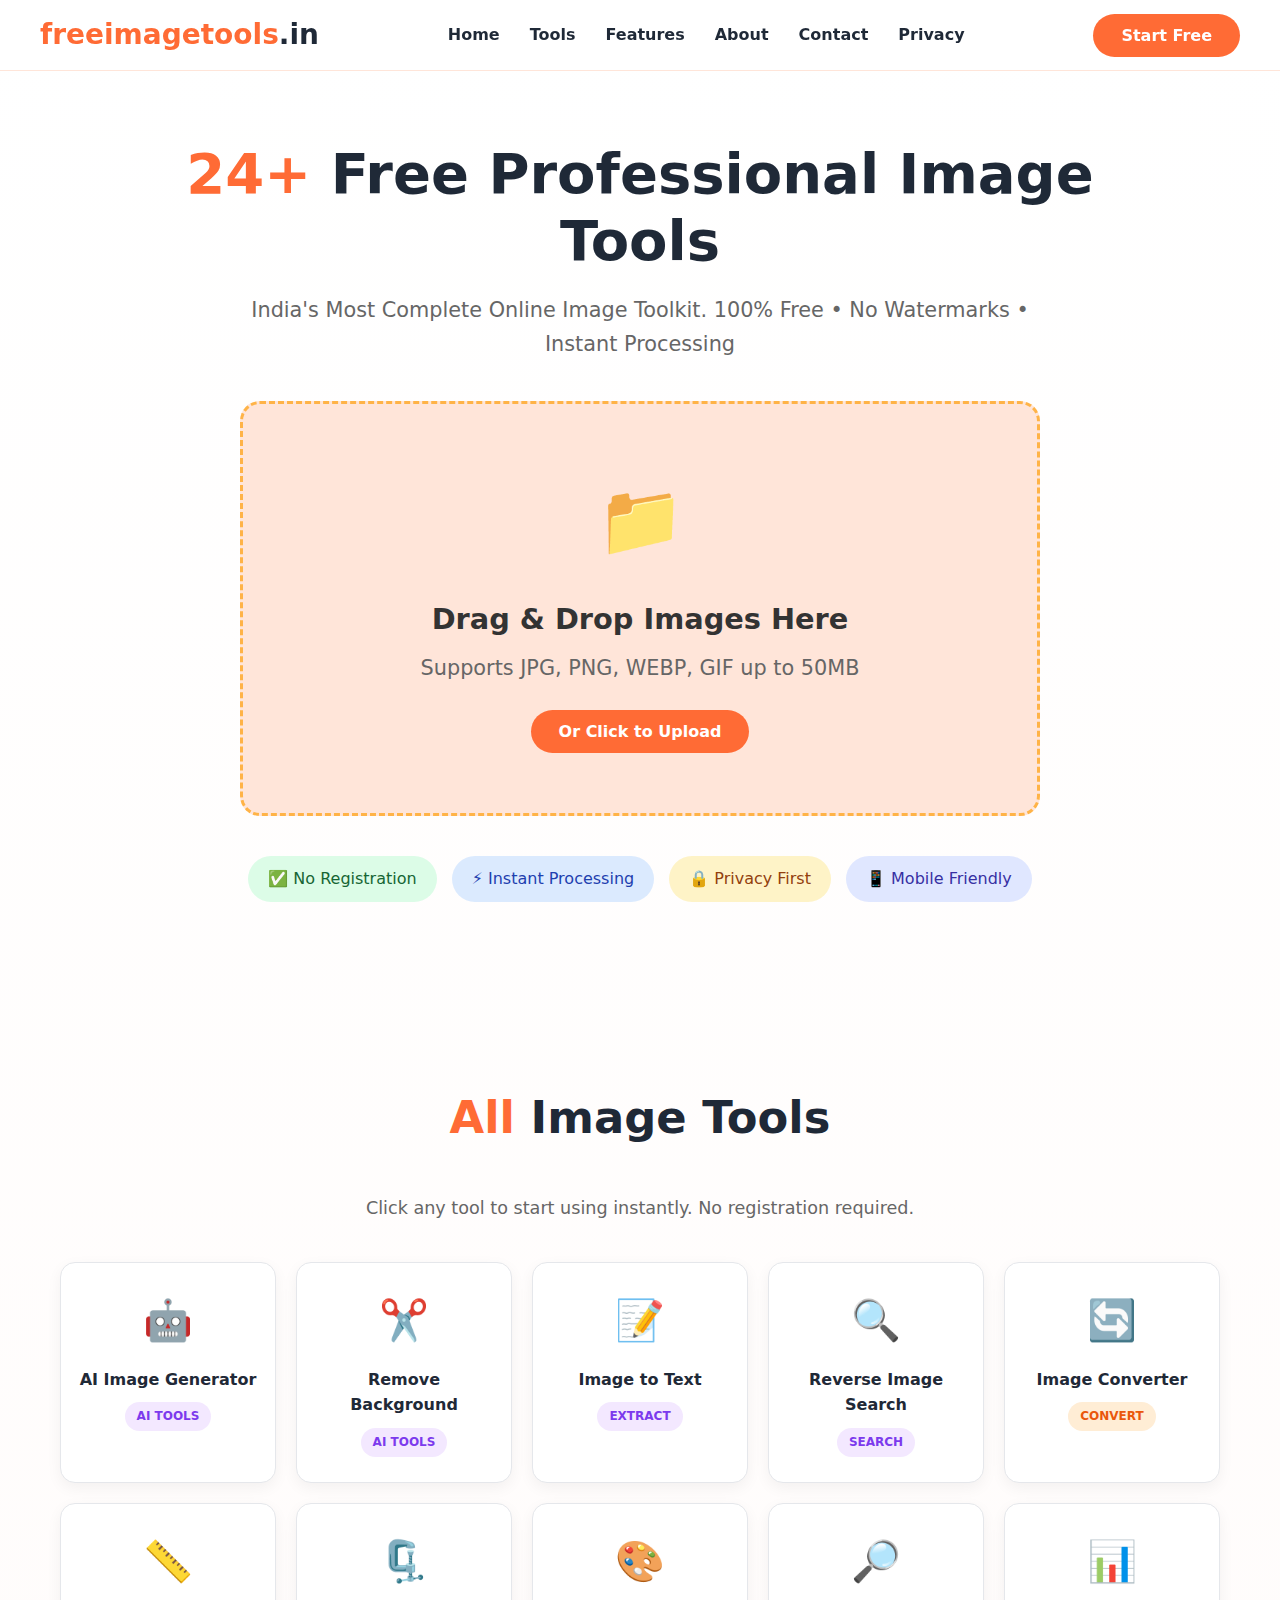
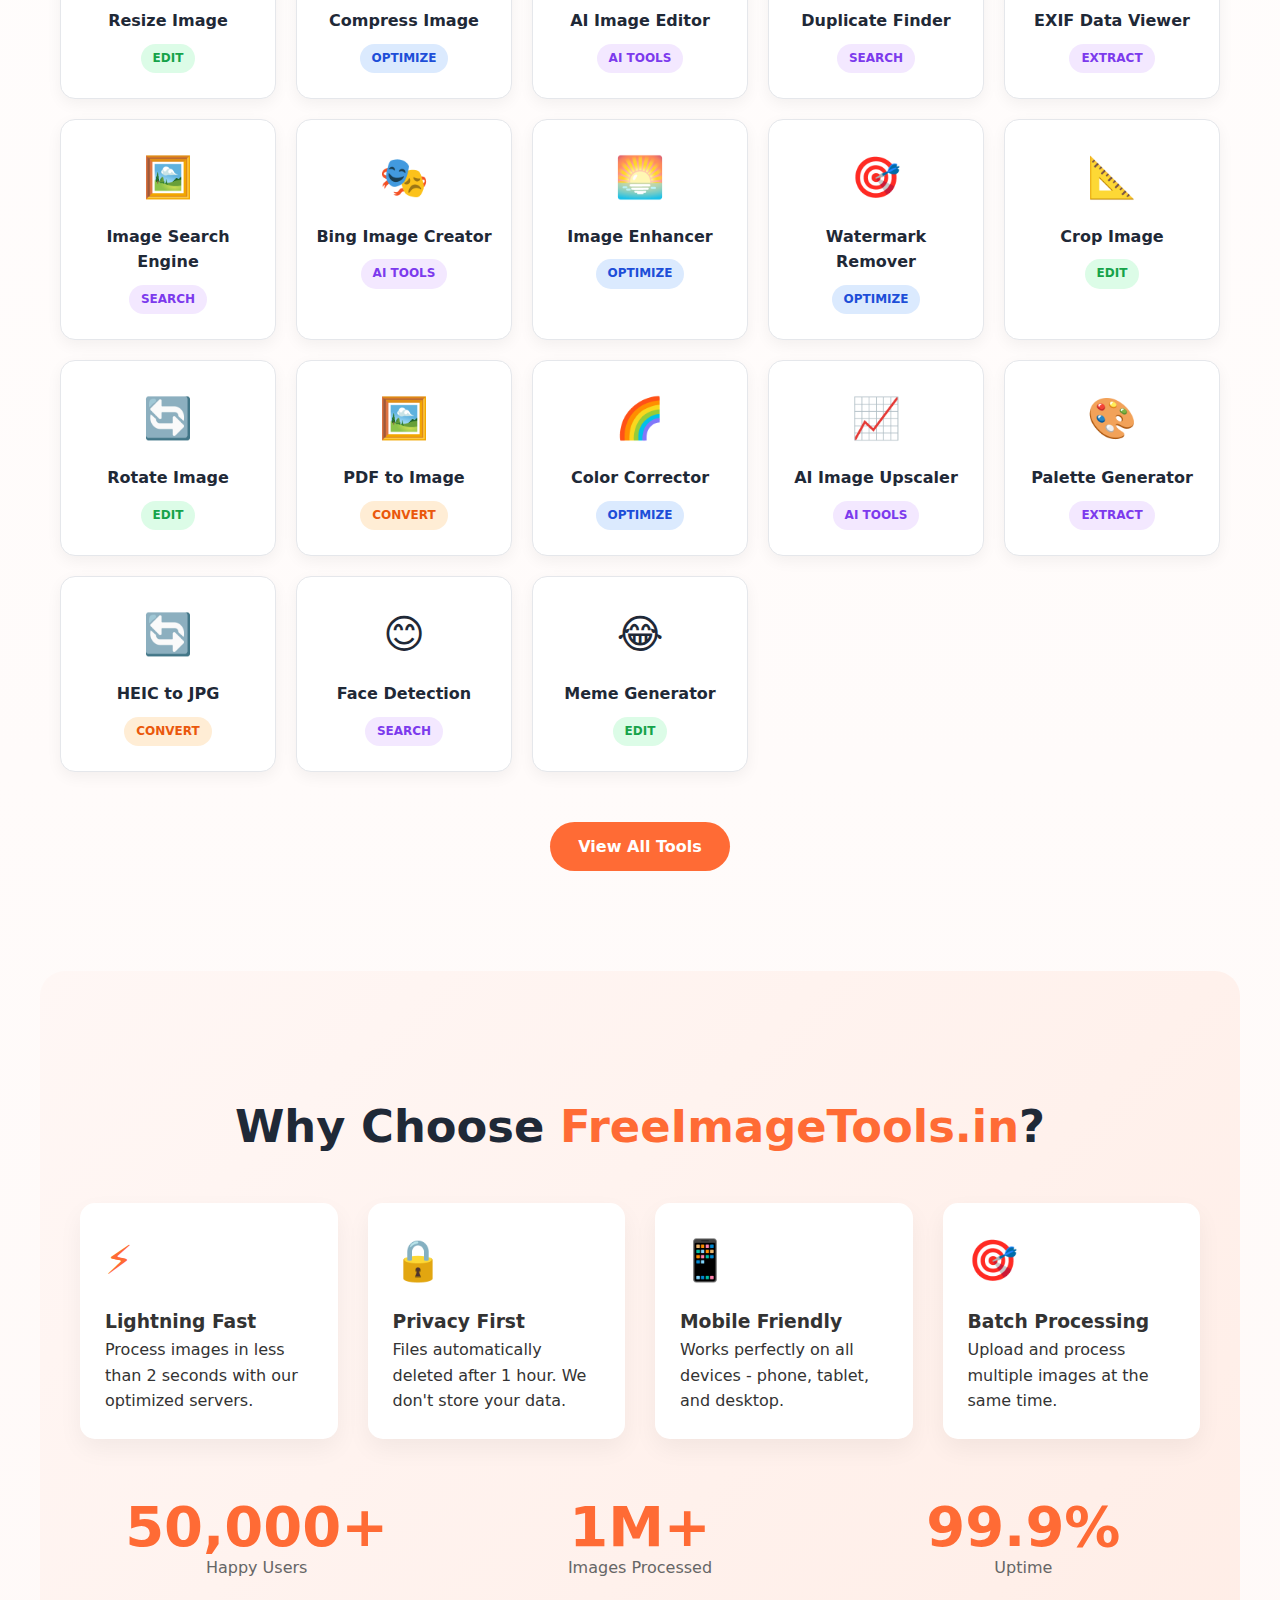
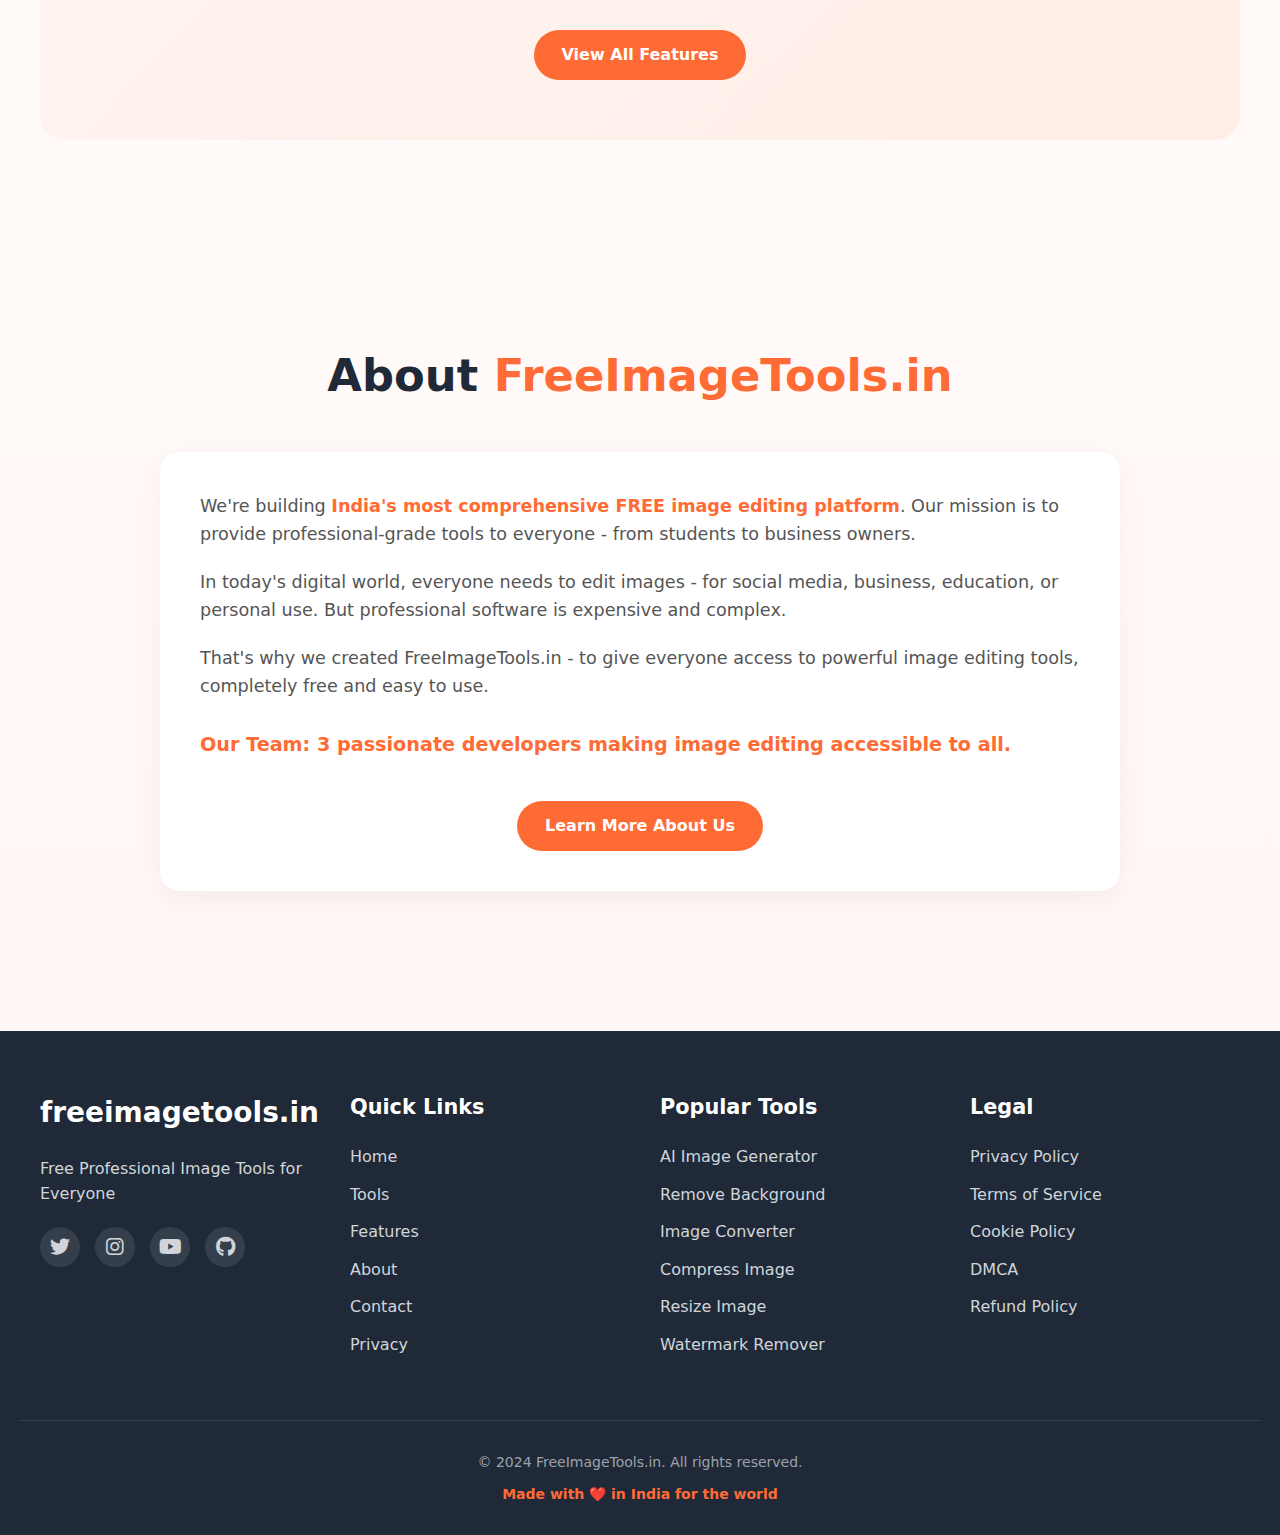
<file: index.html>
<!DOCTYPE html>
<html lang="en">
<head>
    <meta charset="UTF-8">
    <meta name="viewport" content="width=device-width, initial-scale=1.0">
    <title>FreeImageTools.in - 24+ Free Professional Image Tools</title>
    <link rel="stylesheet" href="https://cdnjs.cloudflare.com/ajax/libs/font-awesome/6.4.0/css/all.min.css">
    <style>
        /* ====== ORANGE THEME CSS ====== */
        :root {
            --orange-primary: #FF6B35;
            --orange-light: #FFE5D9;
            --orange-dark: #E55A2B;
            --gray-dark: #1F2937;
            --gray-light: #F9FAFB;
            --white: #FFFFFF;
        }
        
        * {
            margin: 0;
            padding: 0;
            box-sizing: border-box;
            font-family: 'Segoe UI', system-ui, sans-serif;
        }
        
        html {
            scroll-behavior: smooth;
        }
        
        body {
            background: linear-gradient(to bottom, #FFFFFF, #FFF7F5);
            color: #333;
            line-height: 1.6;
        }
        
        /* ====== HEADER ====== */
        header {
            position: fixed;
            top: 0;
            width: 100%;
            background: rgba(255, 255, 255, 0.95);
            backdrop-filter: blur(10px);
            border-bottom: 1px solid #FFE5D9;
            z-index: 1000;
            padding: 0 20px;
        }
        
        .header-container {
            max-width: 1200px;
            margin: 0 auto;
            display: flex;
            justify-content: space-between;
            align-items: center;
            height: 70px;
        }
        
        .logo {
            font-size: 28px;
            font-weight: 800;
            color: var(--orange-primary);
            text-decoration: none;
        }
        
        .logo span {
            color: var(--gray-dark);
        }
        
        .nav-menu {
            display: flex;
            gap: 30px;
        }
        
        .nav-menu a {
            text-decoration: none;
            color: var(--gray-dark);
            font-weight: 600;
            font-size: 16px;
            transition: color 0.3s;
        }
        
        .nav-menu a:hover {
            color: var(--orange-primary);
        }
        
        .cta-button {
            background: var(--orange-primary);
            color: white;
            border: none;
            padding: 12px 28px;
            border-radius: 50px;
            font-weight: 700;
            font-size: 16px;
            cursor: pointer;
            transition: background 0.3s;
        }
        
        .cta-button:hover {
            background: var(--orange-dark);
        }
        
        /* ====== HERO SECTION ====== */
        .hero {
            padding: 140px 20px 80px;
            text-align: center;
            max-width: 1000px;
            margin: 0 auto;
        }
        
        .hero h1 {
            font-size: 3.5rem;
            color: var(--gray-dark);
            margin-bottom: 20px;
            line-height: 1.2;
        }
        
        .hero h1 span {
            color: var(--orange-primary);
        }
        
        .hero p {
            font-size: 1.3rem;
            color: #666;
            margin-bottom: 40px;
            max-width: 800px;
            margin-left: auto;
            margin-right: auto;
        }
        
        /* ====== UPLOAD AREA ====== */
        .upload-area {
            border: 3px dashed #FFB347;
            border-radius: 20px;
            padding: 60px 40px;
            background: var(--orange-light);
            margin: 40px auto;
            max-width: 800px;
            cursor: pointer;
            transition: all 0.3s;
        }
        
        .upload-area:hover {
            border-color: var(--orange-primary);
            background: #FFD9C9;
        }
        
        .upload-icon {
            font-size: 70px;
            margin-bottom: 20px;
            color: var(--orange-primary);
        }
        
        /* ====== TOOLS GRID ====== */
        .section-title {
            text-align: center;
            font-size: 2.8rem;
            color: var(--gray-dark);
            margin: 60px 0 40px;
        }
        
        .section-title span {
            color: var(--orange-primary);
        }
        
        .tools-grid {
            display: grid;
            grid-template-columns: repeat(auto-fit, minmax(180px, 1fr));
            gap: 20px;
            max-width: 1200px;
            margin: 0 auto;
            padding: 0 20px;
        }
        
        .tool-card {
            background: white;
            border: 1px solid #E5E7EB;
            border-radius: 15px;
            padding: 25px 15px;
            text-align: center;
            text-decoration: none;
            color: var(--gray-dark);
            transition: all 0.3s;
            box-shadow: 0 5px 15px rgba(0,0,0,0.05);
        }
        
        .tool-card:hover {
            transform: translateY(-5px);
            box-shadow: 0 15px 30px rgba(255, 107, 53, 0.15);
            border-color: var(--orange-primary);
        }
        
        .tool-icon {
            font-size: 40px;
            margin-bottom: 15px;
        }
        
        .tool-name {
            font-weight: 700;
            font-size: 16px;
            margin-bottom: 10px;
        }
        
        .tool-category {
            display: inline-block;
            padding: 5px 12px;
            border-radius: 20px;
            font-size: 12px;
            font-weight: 600;
        }
        
        /* Category Colors */
        .category-ai { background: #F3E8FF; color: #7C3AED; }
        .category-convert { background: #FFEDD5; color: #EA580C; }
        .category-edit { background: #DCFCE7; color: #16A34A; }
        .category-optimize { background: #DBEAFE; color: #1D4ED8; }
        
        /* ====== FEATURES ====== */
        .features {
            background: linear-gradient(135deg, #FFF7F5 0%, #FFEDE6 100%);
            border-radius: 25px;
            padding: 60px 40px;
            max-width: 1200px;
            margin: 60px auto;
        }
        
        .feature-grid {
            display: grid;
            grid-template-columns: repeat(auto-fit, minmax(250px, 1fr));
            gap: 30px;
            margin-top: 40px;
        }
        
        .feature-item {
            background: white;
            padding: 25px;
            border-radius: 15px;
            box-shadow: 0 10px 25px rgba(0,0,0,0.05);
        }
        
        .feature-icon {
            font-size: 40px;
            color: var(--orange-primary);
            margin-bottom: 15px;
        }
        
        /* ====== STATS ====== */
        .stats {
            display: grid;
            grid-template-columns: repeat(auto-fit, minmax(200px, 1fr));
            gap: 30px;
            text-align: center;
            margin-top: 60px;
        }
        
        .stat-number {
            font-size: 3.5rem;
            font-weight: 800;
            color: var(--orange-primary);
            line-height: 1;
        }
        
        /* ====== SECTIONS ====== */
        .section {
            padding: 80px 20px;
            max-width: 1000px;
            margin: 0 auto;
        }
        
        /* ====== FOOTER ====== */
        footer {
            background: var(--gray-dark);
            color: white;
            padding: 60px 20px 30px;
            margin-top: 60px;
        }
        
        .footer-grid {
            display: grid;
            grid-template-columns: repeat(auto-fit, minmax(250px, 1fr));
            gap: 40px;
            max-width: 1200px;
            margin: 0 auto;
        }
        
        .footer-column h3 {
            font-size: 1.3rem;
            margin-bottom: 20px;
            color: white;
        }
        
        .footer-column a {
            color: #D1D5DB;
            text-decoration: none;
            display: block;
            margin-bottom: 12px;
            transition: color 0.3s;
        }
        
        .footer-column a:hover {
            color: var(--orange-primary);
        }
        
        .social-icons {
            display: flex;
            gap: 15px;
            margin-top: 20px;
        }
        
        .social-icons a {
            font-size: 20px;
            background: rgba(255,255,255,0.1);
            width: 40px;
            height: 40px;
            border-radius: 50%;
            display: flex;
            align-items: center;
            justify-content: center;
        }
        
        .copyright {
            text-align: center;
            margin-top: 50px;
            padding-top: 30px;
            border-top: 1px solid #374151;
            color: #9CA3AF;
            font-size: 14px;
        }
        
        /* ====== RESPONSIVE ====== */
        @media (max-width: 768px) {
            .hero h1 { font-size: 2.5rem; }
            .section-title { font-size: 2.2rem; }
            .nav-menu { display: none; }
            .tools-grid { grid-template-columns: repeat(2, 1fr); }
        }
        
        @media (max-width: 480px) {
            .tools-grid { grid-template-columns: 1fr; }
            .hero { padding: 120px 15px 40px; }
        }
    </style>
</head>
<body>
    <!-- 🔴 HEADER -->
    <header>
        <div class="header-container">
            <a href="index.html" class="logo">
                freeimagetools<span>.in</span>
            </a>
            
            <nav class="nav-menu">
                <a href="index.html">Home</a>
                <a href="tools.html">Tools</a>
                <a href="features.html">Features</a>
                <a href="about.html">About</a>
                <a href="contact.html">Contact</a>
                <a href="privacy.html">Privacy</a>
            </nav>
            
            <button class="cta-button">Start Free</button>
        </div>
    </header>

    <!-- 🔴 HERO SECTION -->
    <section id="home" class="hero">
        <h1><span>24+</span> Free Professional Image Tools</h1>
        <p>India's Most Complete Online Image Toolkit. 100% Free • No Watermarks • Instant Processing</p>
        
        <div class="upload-area">
            <div class="upload-icon">📁</div>
            <h3 style="font-size: 1.8rem; margin-bottom: 10px;">Drag & Drop Images Here</h3>
            <p style="color: #666; margin-bottom: 25px;">Supports JPG, PNG, WEBP, GIF up to 50MB</p>
            <button class="cta-button">Or Click to Upload</button>
        </div>
        
        <div style="display: flex; flex-wrap: wrap; justify-content: center; gap: 15px; margin-top: 30px;">
            <span style="background: #DCFCE7; color: #166534; padding: 10px 20px; border-radius: 50px;">✅ No Registration</span>
            <span style="background: #DBEAFE; color: #1E40AF; padding: 10px 20px; border-radius: 50px;">⚡ Instant Processing</span>
            <span style="background: #FEF3C7; color: #92400E; padding: 10px 20px; border-radius: 50px;">🔒 Privacy First</span>
            <span style="background: #E0E7FF; color: #3730A3; padding: 10px 20px; border-radius: 50px;">📱 Mobile Friendly</span>
        </div>
    </section>

    <!-- 🔴 ALL 24 TOOLS GRID -->
    <section id="tools" style="padding: 40px 20px;">
        <h2 class="section-title"><span>All</span> Image Tools</h2>
        <p style="text-align: center; color: #666; font-size: 1.1rem; margin-bottom: 40px;">
            Click any tool to start using instantly. No registration required.
        </p>
        
        <div class="tools-grid">
            <!-- Row 1: AI Tools -->
            <a href="#" class="tool-card">
                <div class="tool-icon">🤖</div>
                <div class="tool-name">AI Image Generator</div>
                <span class="tool-category category-ai">AI TOOLS</span>
            </a>
            
            <a href="#" class="tool-card">
                <div class="tool-icon">✂️</div>
                <div class="tool-name">Remove Background</div>
                <span class="tool-category category-ai">AI TOOLS</span>
            </a>
            
            <a href="#" class="tool-card">
                <div class="tool-icon">📝</div>
                <div class="tool-name">Image to Text</div>
                <span class="tool-category category-ai">EXTRACT</span>
            </a>
            
            <a href="#" class="tool-card">
                <div class="tool-icon">🔍</div>
                <div class="tool-name">Reverse Image Search</div>
                <span class="tool-category category-ai">SEARCH</span>
            </a>
            
            <a href="#" class="tool-card">
                <div class="tool-icon">🔄</div>
                <div class="tool-name">Image Converter</div>
                <span class="tool-category category-convert">CONVERT</span>
            </a>
            
            <a href="#" class="tool-card">
                <div class="tool-icon">📏</div>
                <div class="tool-name">Resize Image</div>
                <span class="tool-category category-edit">EDIT</span>
            </a>
            
            <!-- Row 2: More Tools -->
            <a href="#" class="tool-card">
                <div class="tool-icon">🗜️</div>
                <div class="tool-name">Compress Image</div>
                <span class="tool-category category-optimize">OPTIMIZE</span>
            </a>
            
            <a href="#" class="tool-card">
                <div class="tool-icon">🎨</div>
                <div class="tool-name">AI Image Editor</div>
                <span class="tool-category category-ai">AI TOOLS</span>
            </a>
            
            <a href="#" class="tool-card">
                <div class="tool-icon">🔎</div>
                <div class="tool-name">Duplicate Finder</div>
                <span class="tool-category category-ai">SEARCH</span>
            </a>
            
            <a href="#" class="tool-card">
                <div class="tool-icon">📊</div>
                <div class="tool-name">EXIF Data Viewer</div>
                <span class="tool-category category-ai">EXTRACT</span>
            </a>
            
            <a href="#" class="tool-card">
                <div class="tool-icon">🖼️</div>
                <div class="tool-name">Image Search Engine</div>
                <span class="tool-category category-ai">SEARCH</span>
            </a>
            
            <a href="#" class="tool-card">
                <div class="tool-icon">🎭</div>
                <div class="tool-name">Bing Image Creator</div>
                <span class="tool-category category-ai">AI TOOLS</span>
            </a>
            
            <!-- Row 3: More Tools -->
            <a href="#" class="tool-card">
                <div class="tool-icon">🌅</div>
                <div class="tool-name">Image Enhancer</div>
                <span class="tool-category category-optimize">OPTIMIZE</span>
            </a>
            
            <a href="#" class="tool-card">
                <div class="tool-icon">🎯</div>
                <div class="tool-name">Watermark Remover</div>
                <span class="tool-category category-optimize">OPTIMIZE</span>
            </a>
            
            <a href="#" class="tool-card">
                <div class="tool-icon">📐</div>
                <div class="tool-name">Crop Image</div>
                <span class="tool-category category-edit">EDIT</span>
            </a>
            
            <a href="#" class="tool-card">
                <div class="tool-icon">🔄</div>
                <div class="tool-name">Rotate Image</div>
                <span class="tool-category category-edit">EDIT</span>
            </a>
            
            <a href="#" class="tool-card">
                <div class="tool-icon">🖼️</div>
                <div class="tool-name">PDF to Image</div>
                <span class="tool-category category-convert">CONVERT</span>
            </a>
            
            <!-- Row 4: More Tools -->
            <a href="#" class="tool-card">
                <div class="tool-icon">🌈</div>
                <div class="tool-name">Color Corrector</div>
                <span class="tool-category category-optimize">OPTIMIZE</span>
            </a>
            
            <a href="#" class="tool-card">
                <div class="tool-icon">📈</div>
                <div class="tool-name">AI Image Upscaler</div>
                <span class="tool-category category-ai">AI TOOLS</span>
            </a>
            
            <a href="#" class="tool-card">
                <div class="tool-icon">🎨</div>
                <div class="tool-name">Palette Generator</div>
                <span class="tool-category category-ai">EXTRACT</span>
            </a>
            
            <a href="#" class="tool-card">
                <div class="tool-icon">🔄</div>
                <div class="tool-name">HEIC to JPG</div>
                <span class="tool-category category-convert">CONVERT</span>
            </a>
            
            <a href="#" class="tool-card">
                <div class="tool-icon">😊</div>
                <div class="tool-name">Face Detection</div>
                <span class="tool-category category-ai">SEARCH</span>
            </a>
            
            <a href="#" class="tool-card">
                <div class="tool-icon">😂</div>
                <div class="tool-name">Meme Generator</div>
                <span class="tool-category category-edit">EDIT</span>
            </a>
        </div>
        
        <div style="text-align: center; margin-top: 50px;">
            <a href="tools.html" class="cta-button" style="text-decoration: none; display: inline-block;">View All Tools</a>
        </div>
    </section>

    <!-- 🔴 FEATURES SECTION -->
    <section id="features" class="features">
        <h2 class="section-title">Why Choose <span>FreeImageTools.in</span>?</h2>
        
        <div class="feature-grid">
            <div class="feature-item">
                <div class="feature-icon">⚡</div>
                <h3>Lightning Fast</h3>
                <p>Process images in less than 2 seconds with our optimized servers.</p>
            </div>
            
            <div class="feature-item">
                <div class="feature-icon">🔒</div>
                <h3>Privacy First</h3>
                <p>Files automatically deleted after 1 hour. We don't store your data.</p>
            </div>
            
            <div class="feature-item">
                <div class="feature-icon">📱</div>
                <h3>Mobile Friendly</h3>
                <p>Works perfectly on all devices - phone, tablet, and desktop.</p>
            </div>
            
            <div class="feature-item">
                <div class="feature-icon">🎯</div>
                <h3>Batch Processing</h3>
                <p>Upload and process multiple images at the same time.</p>
            </div>
        </div>
        
        <div class="stats">
            <div>
                <div class="stat-number">50,000+</div>
                <p style="color: #666;">Happy Users</p>
            </div>
            <div>
                <div class="stat-number">1M+</div>
                <p style="color: #666;">Images Processed</p>
            </div>
            <div>
                <div class="stat-number">99.9%</div>
                <p style="color: #666;">Uptime</p>
            </div>
        </div>
        
        <div style="text-align: center; margin-top: 50px;">
            <a href="features.html" class="cta-button" style="text-decoration: none; display: inline-block;">View All Features</a>
        </div>
    </section>

    <!-- 🔴 ABOUT SECTION -->
    <section id="about" class="section">
        <h2 class="section-title">About <span>FreeImageTools.in</span></h2>
        <div style="background: white; padding: 40px; border-radius: 20px; box-shadow: 0 10px 30px rgba(0,0,0,0.05);">
            <p style="font-size: 1.1rem; margin-bottom: 20px; color: #555;">
                We're building <strong style="color: var(--orange-primary);">India's most comprehensive FREE image editing platform</strong>. 
                Our mission is to provide professional-grade tools to everyone - from students to business owners.
            </p>
            <p style="font-size: 1.1rem; margin-bottom: 20px; color: #555;">
                In today's digital world, everyone needs to edit images - for social media, business, 
                education, or personal use. But professional software is expensive and complex.
            </p>
            <p style="font-size: 1.1rem; margin-bottom: 20px; color: #555;">
                That's why we created FreeImageTools.in - to give everyone access to powerful image 
                editing tools, completely free and easy to use.
            </p>
            <p style="font-size: 1.2rem; font-weight: 700; color: var(--orange-primary); margin-top: 30px;">
                Our Team: 3 passionate developers making image editing accessible to all.
            </p>
            
            <div style="text-align: center; margin-top: 40px;">
                <a href="about.html" class="cta-button" style="text-decoration: none; display: inline-block;">Learn More About Us</a>
            </div>
        </div>
    </section>

    <!-- 🔴 FOOTER -->
    <footer>
        <div class="footer-grid">
            <!-- Column 1 -->
            <div class="footer-column">
                <div class="logo" style="color: white; margin-bottom: 20px;">freeimagetools.in</div>
                <p style="color: #D1D5DB; margin-bottom: 20px;">Free Professional Image Tools for Everyone</p>
                <div class="social-icons">
                    <a href="#"><i class="fab fa-twitter"></i></a>
                    <a href="#"><i class="fab fa-instagram"></i></a>
                    <a href="#"><i class="fab fa-youtube"></i></a>
                    <a href="#"><i class="fab fa-github"></i></a>
                </div>
            </div>
            
            <!-- Column 2 -->
            <div class="footer-column">
                <h3>Quick Links</h3>
                <a href="index.html">Home</a>
                <a href="tools.html">Tools</a>
                <a href="features.html">Features</a>
                <a href="about.html">About</a>
                <a href="contact.html">Contact</a>
                <a href="privacy.html">Privacy</a>
            </div>
            
            <!-- Column 3 -->
            <div class="footer-column">
                <h3>Popular Tools</h3>
                <a href="tools.html">AI Image Generator</a>
                <a href="tools.html">Remove Background</a>
                <a href="tools.html">Image Converter</a>
                <a href="tools.html">Compress Image</a>
                <a href="tools.html">Resize Image</a>
                <a href="tools.html">Watermark Remover</a>
            </div>
            
            <!-- Column 4 -->
            <div class="footer-column">
                <h3>Legal</h3>
                <a href="privacy.html">Privacy Policy</a>
                <a href="privacy.html">Terms of Service</a>
                <a href="privacy.html">Cookie Policy</a>
                <a href="privacy.html">DMCA</a>
                <a href="privacy.html">Refund Policy</a>
            </div>
        </div>
        
        <div class="copyright">
            <p>© 2024 FreeImageTools.in. All rights reserved.</p>
            <p style="margin-top: 10px; color: var(--orange-primary); font-weight: 600;">
                Made with ❤️ in India for the world
            </p>
        </div>
    </footer>

    <script>
        // Simple smooth scroll
        document.querySelectorAll('a[href^="#"]').forEach(anchor => {
            anchor.addEventListener('click', function(e) {
                e.preventDefault();
                const targetId = this.getAttribute('href');
                if(targetId === '#') return;
                
                const targetElement = document.querySelector(targetId);
                if(targetElement) {
                    window.scrollTo({
                        top: targetElement.offsetTop - 80,
                        behavior: 'smooth'
                    });
                }
            });
        });
        
        // Upload area click
        document.querySelector('.upload-area').addEventListener('click', function() {
            alert('File upload dialog would open here. This is just a preview.');
        });
        
        // Tool card clicks
        document.querySelectorAll('.tool-card').forEach(card => {
            card.addEventListener('click', function(e) {
                e.preventDefault();
                const toolName = this.querySelector('.tool-name').textContent;
                alert(`Opening ${toolName} tool... This is just a preview.`);
            });
        });
    </script>
</body>
</html>
</file>
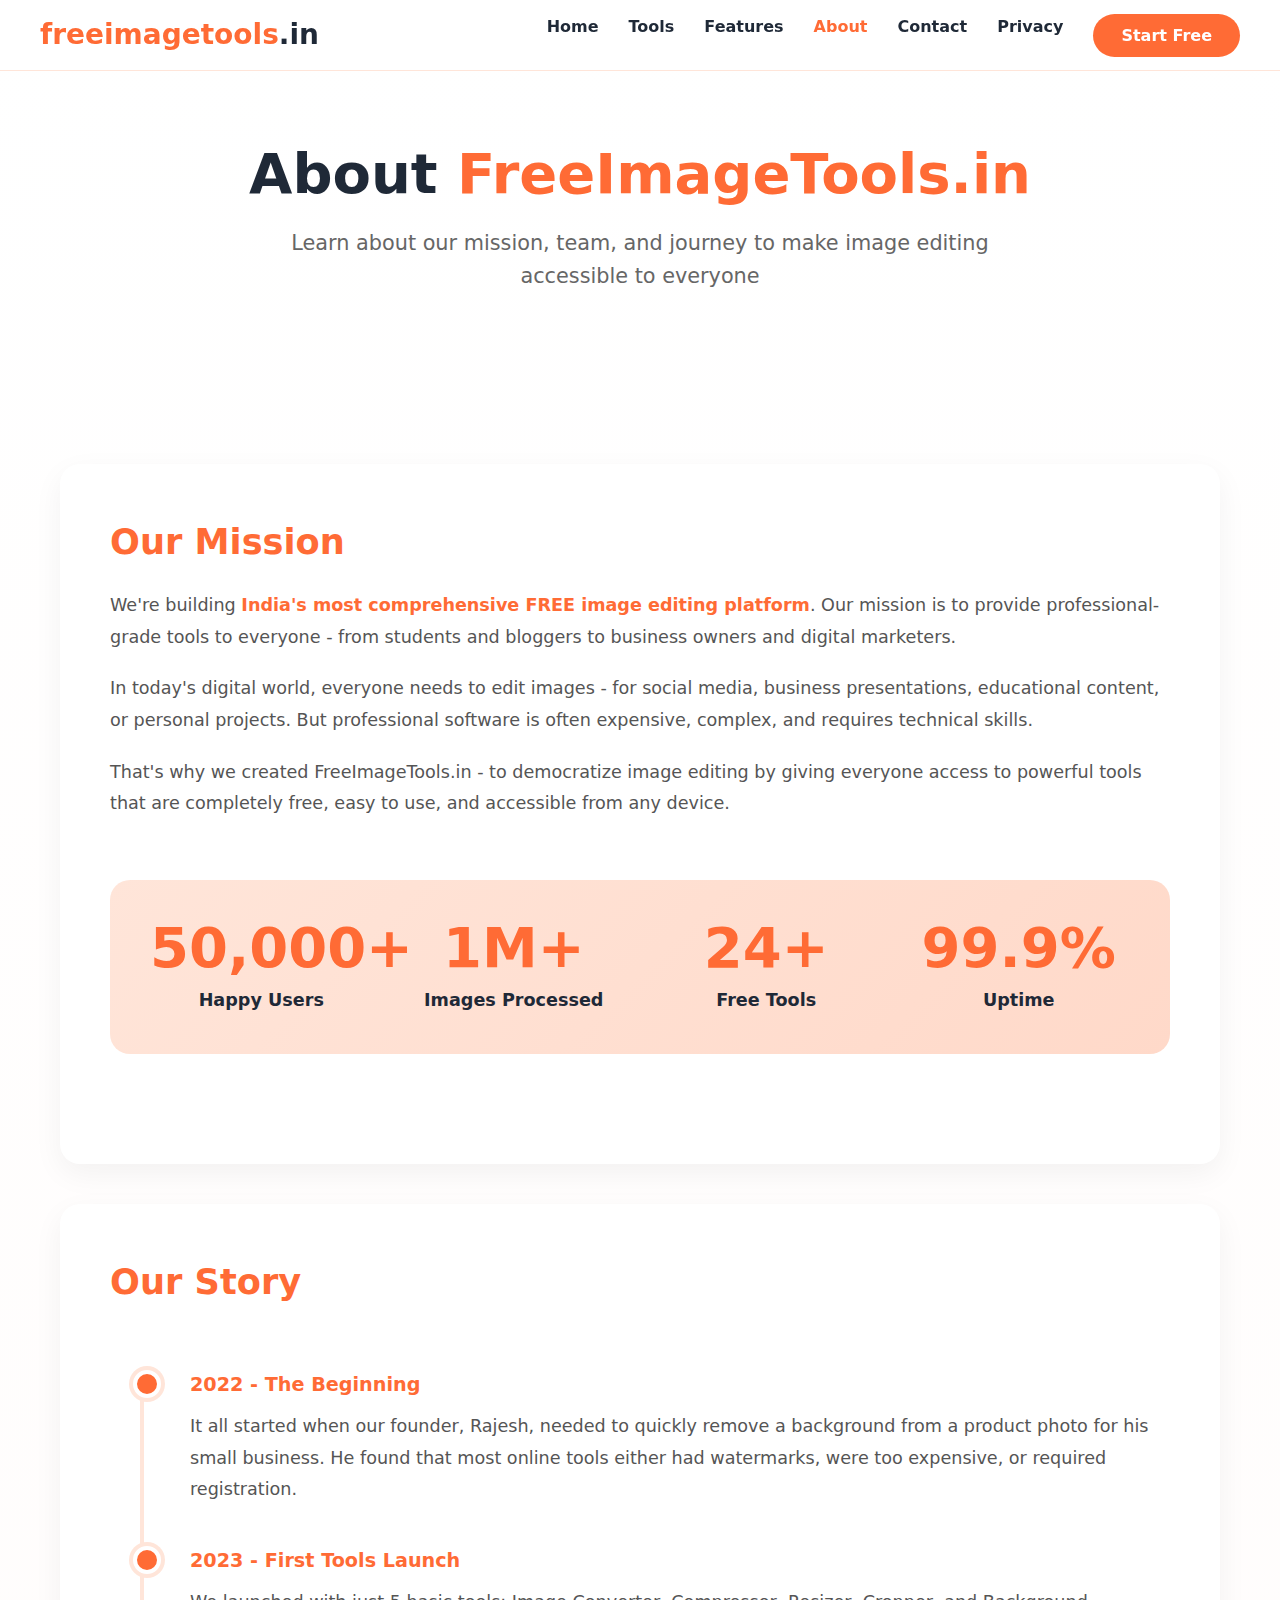
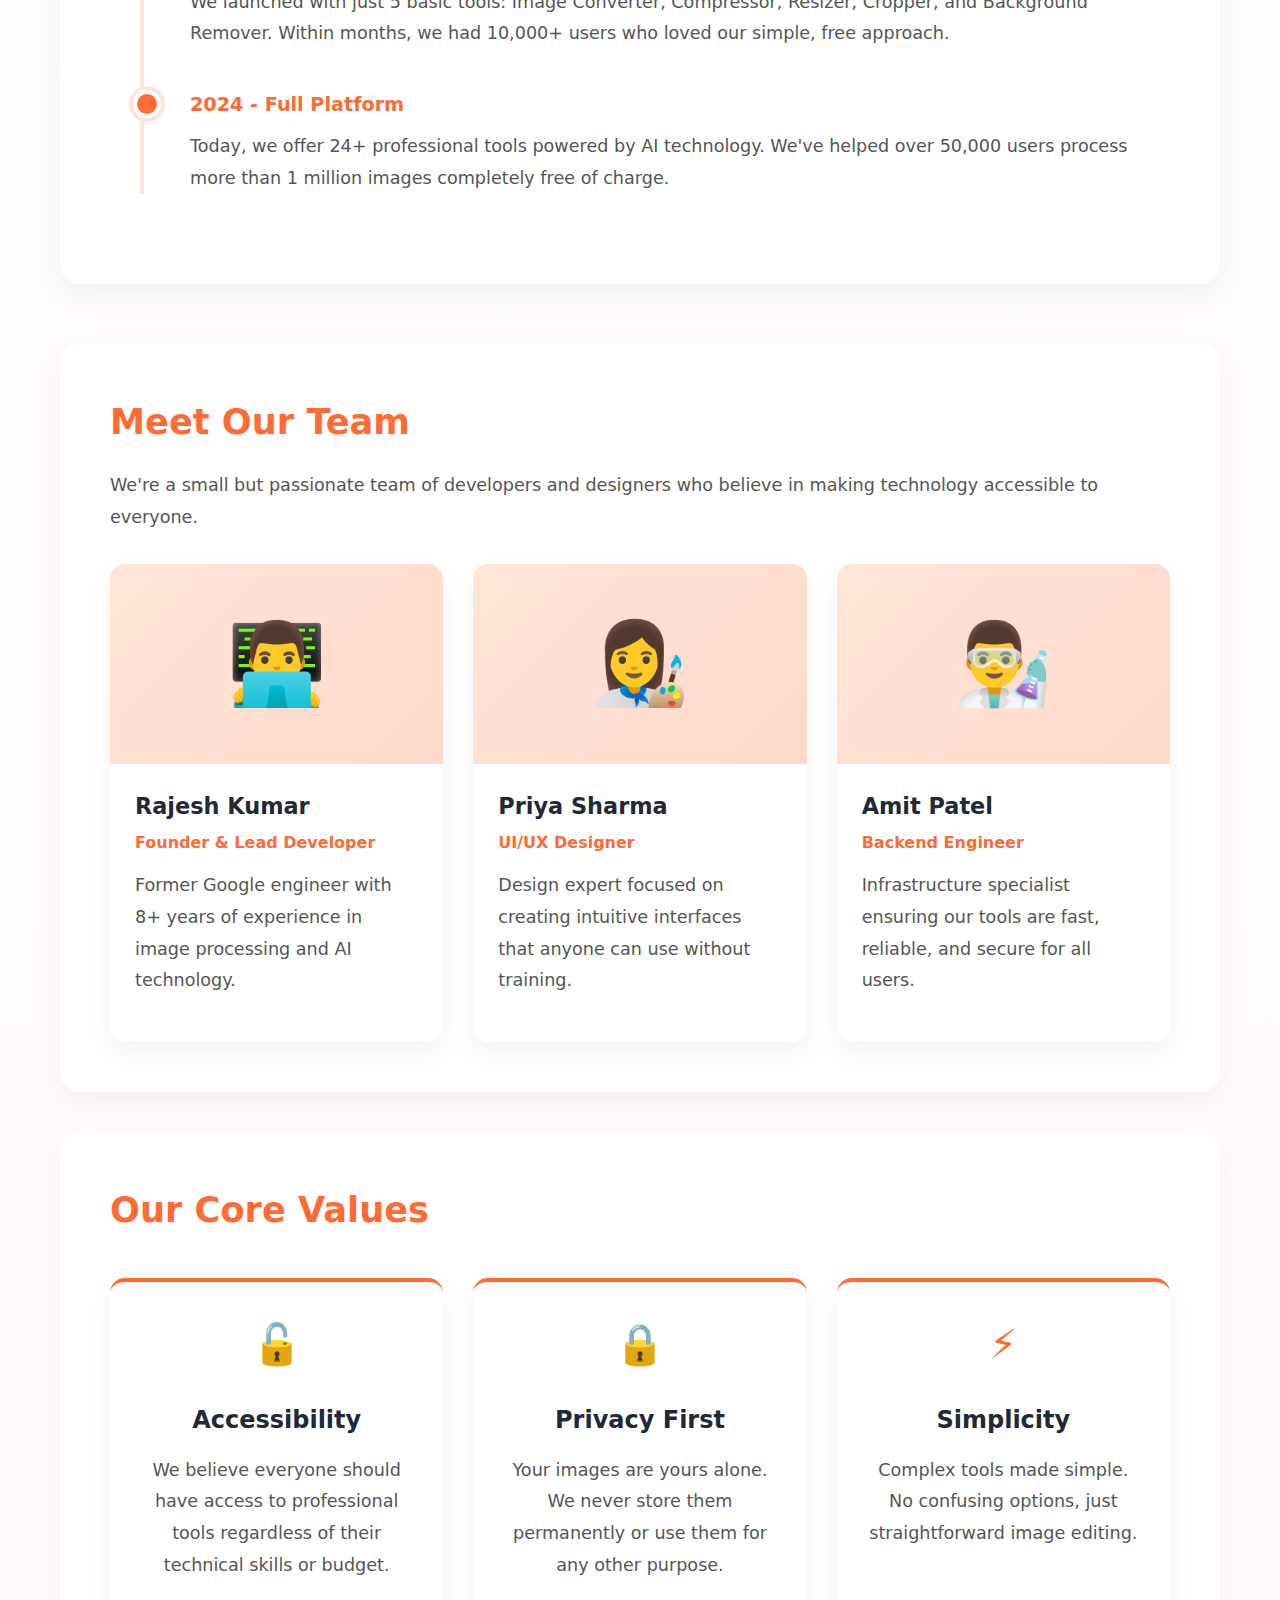
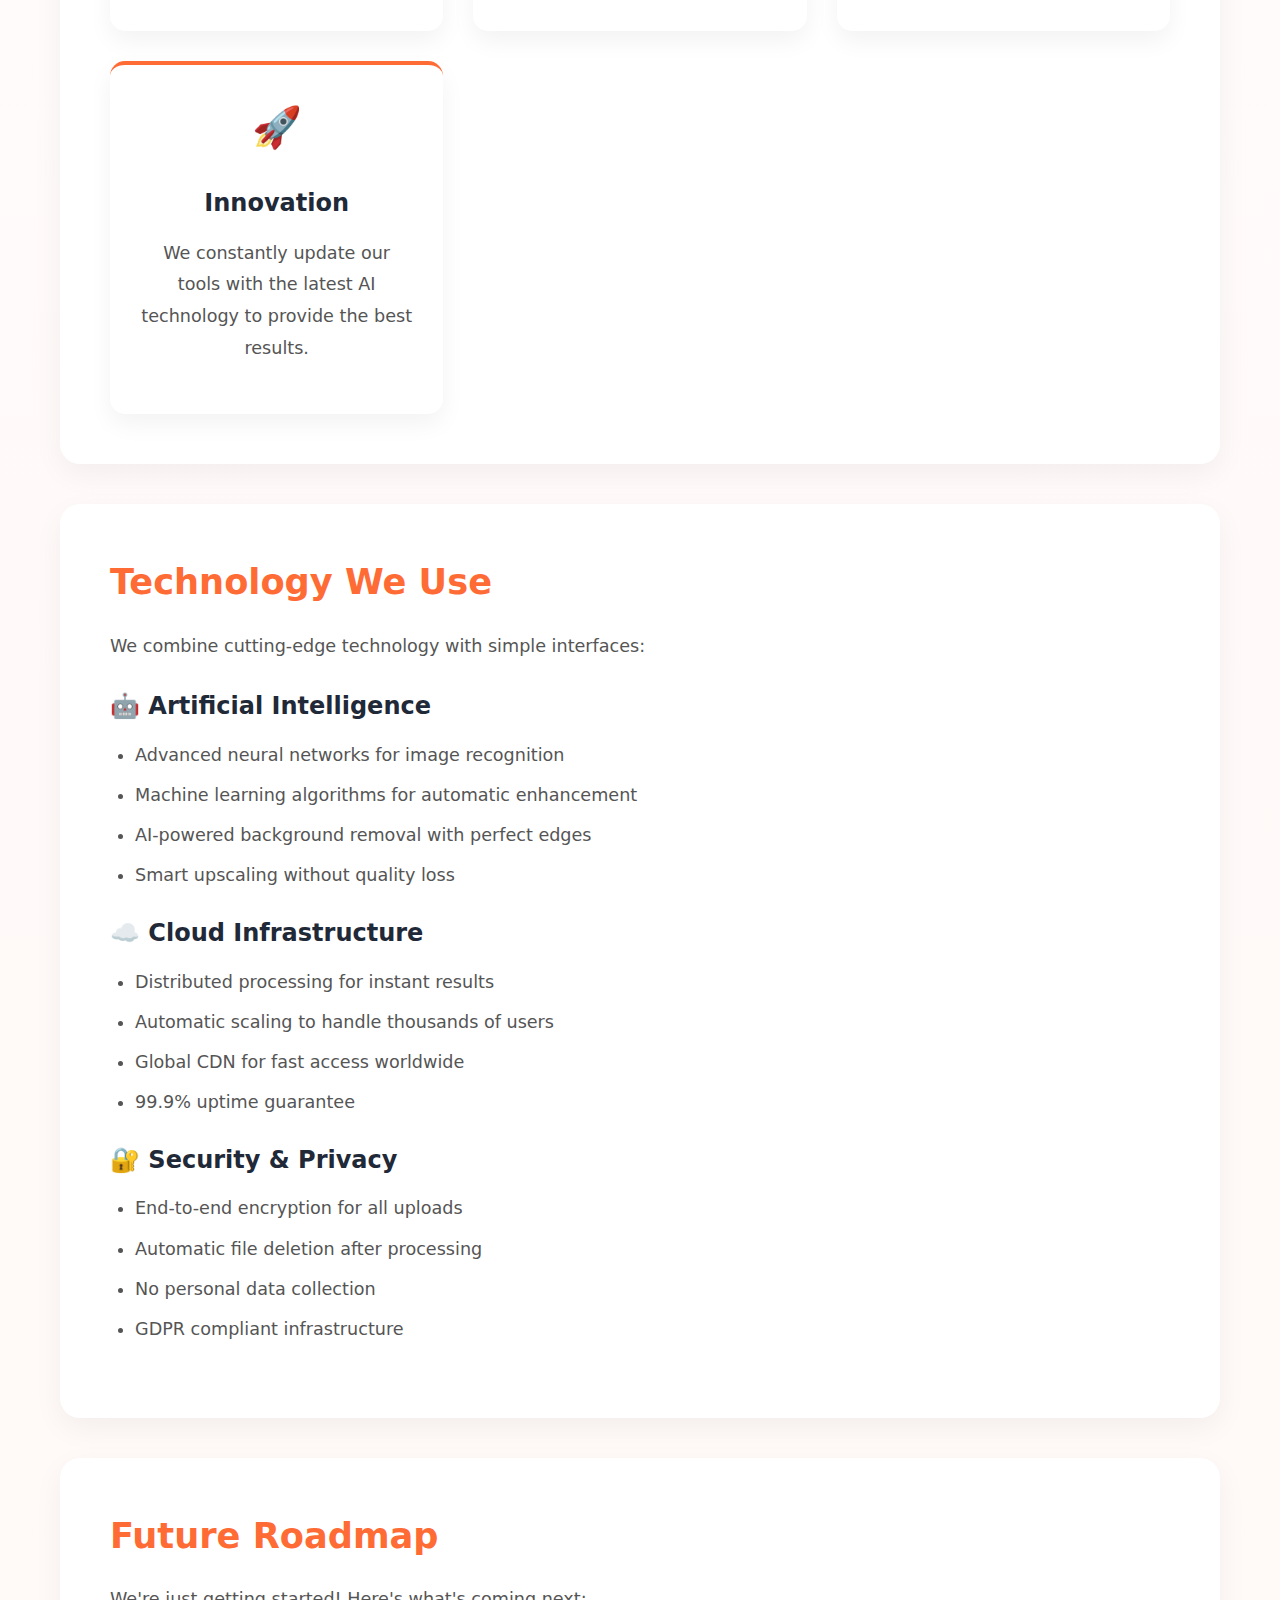
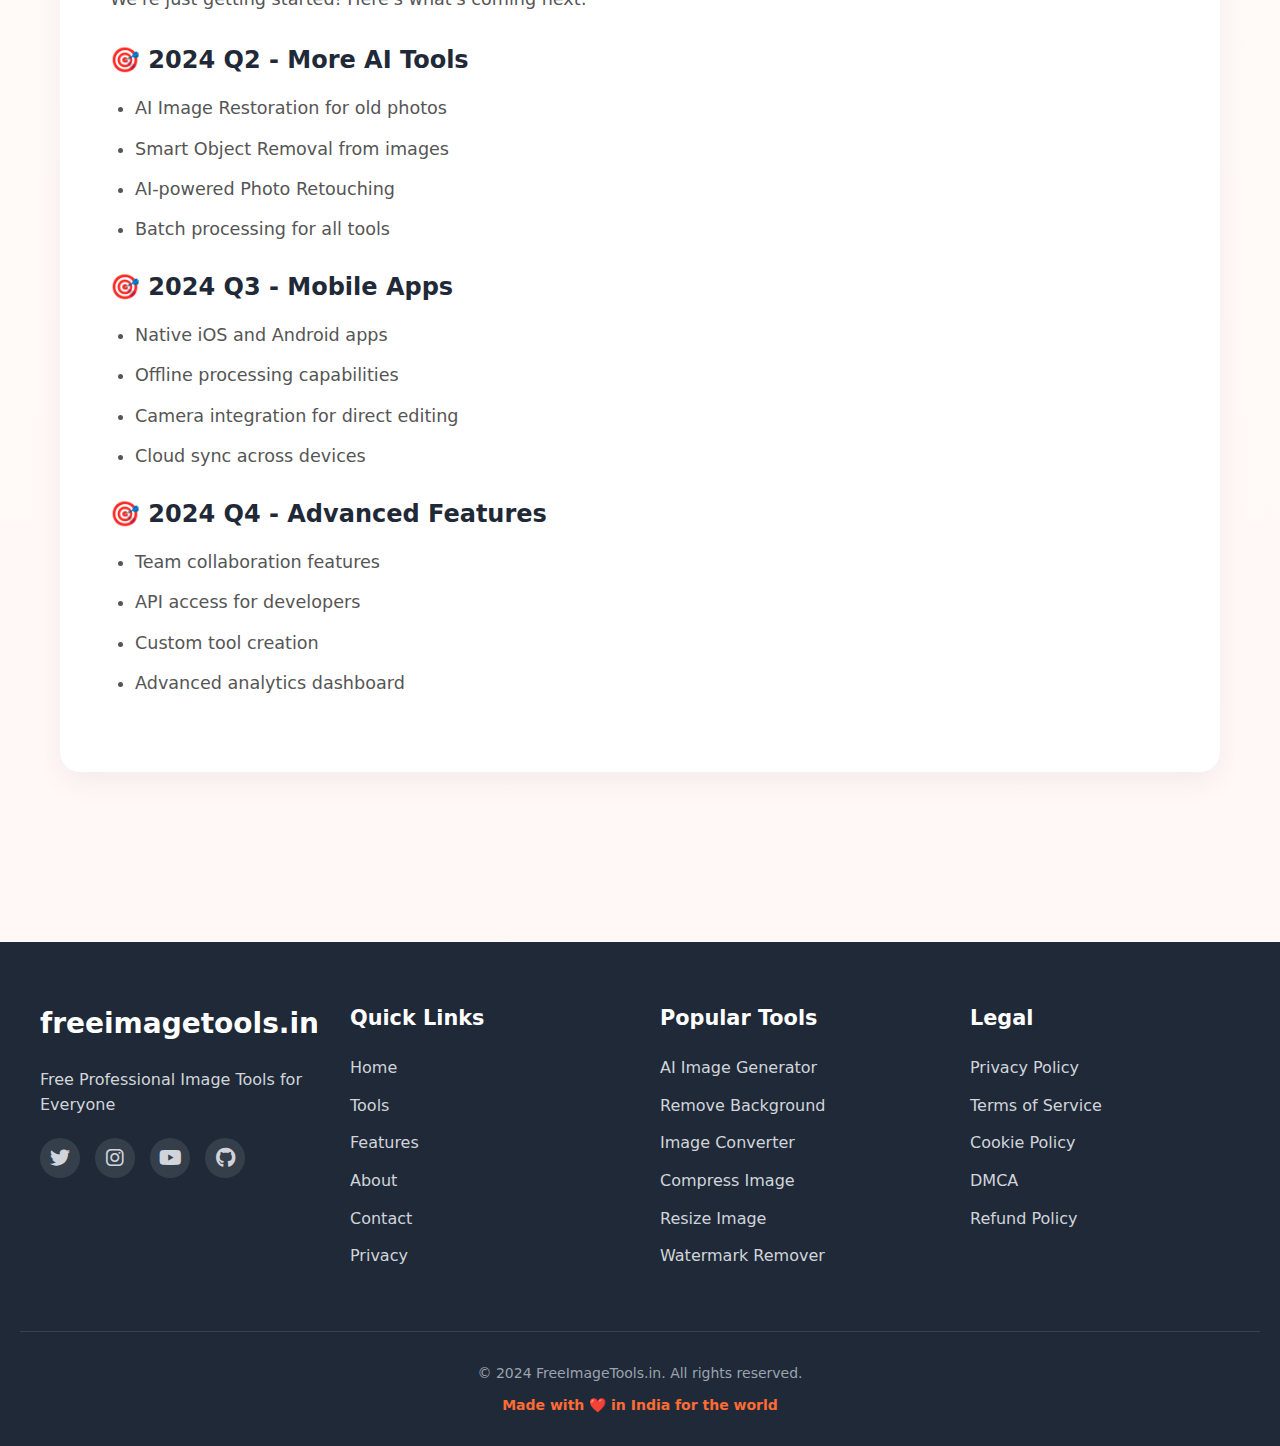
<file: about.html>
<!DOCTYPE html>
<html lang="en">
<head>
<meta charset="UTF-8">
<meta name="viewport" content="width=device-width, initial-scale=1.0">
<title>About Us - FreeImageTools.in</title>
<link rel="stylesheet" href="https://cdnjs.cloudflare.com/ajax/libs/font-awesome/6.4.0/css/all.min.css">
<style>
/* ====== ORANGE THEME CSS ====== */
:root {
--orange-primary: #FF6B35;
--orange-light: #FFE5D9;
--orange-dark: #E55A2B;
--gray-dark: #1F2937;
--gray-light: #F9FAFB;
--white: #FFFFFF;
}

* {
margin: 0;
padding: 0;
box-sizing: border-box;
font-family: 'Segoe UI', system-ui, sans-serif;
}

html {
scroll-behavior: smooth;
}

body {
background: linear-gradient(to bottom, #FFFFFF, #FFF7F5);
color: #333;
line-height: 1.6;
min-height: 100vh;
}

/* ====== HEADER ====== */
header {
position: fixed;
top: 0;
width: 100%;
background: rgba(255, 255, 255, 0.95);
backdrop-filter: blur(10px);
border-bottom: 1px solid #FFE5D9;
z-index: 1000;
padding: 0 20px;
}

.header-container {
max-width: 1200px;
margin: 0 auto;
display: flex;
justify-content: space-between;
align-items: center;
height: 70px;
}

.logo {
font-size: 28px;
font-weight: 800;
color: var(--orange-primary);
text-decoration: none;
}

.logo span {
color: var(--gray-dark);
}

.nav-menu {
display: flex;
gap: 30px;
}

.nav-menu a {
text-decoration: none;
color: var(--gray-dark);
font-weight: 600;
font-size: 16px;
transition: color 0.3s;
}

.nav-menu a:hover, .nav-menu a.active {
color: var(--orange-primary);
}

.mobile-menu-btn {
display: none;
background: none;
border: none;
font-size: 24px;
cursor: pointer;
color: var(--orange-primary);
}

.cta-button {
background: var(--orange-primary);
color: white;
border: none;
padding: 12px 28px;
border-radius: 50px;
font-weight: 700;
font-size: 16px;
cursor: pointer;
transition: background 0.3s;
}

.cta-button:hover {
background: var(--orange-dark);
}

/* ====== HERO SECTION ====== */
.hero {
padding: 140px 20px 60px;
text-align: center;
max-width: 1000px;
margin: 0 auto;
}

.hero h1 {
font-size: 3.5rem;
color: var(--gray-dark);
margin-bottom: 20px;
line-height: 1.2;
}

.hero h1 span {
color: var(--orange-primary);
}

.hero p {
font-size: 1.3rem;
color: #666;
margin-bottom: 40px;
max-width: 800px;
margin-left: auto;
margin-right: auto;
}

/* ====== PAGE CONTENT ====== */
.page-content {
padding: 70px 20px;
max-width: 1200px;
margin: 0 auto;
}

.content-box {
background: white;
padding: 50px;
border-radius: 20px;
box-shadow: 0 10px 30px rgba(0,0,0,0.05);
margin-bottom: 40px;
}

.content-box h2 {
color: var(--orange-primary);
margin-bottom: 20px;
font-size: 2.2rem;
}

.content-box h3 {
color: var(--gray-dark);
margin: 25px 0 15px;
font-size: 1.5rem;
}

.content-box p {
margin-bottom: 20px;
line-height: 1.8;
color: #555;
font-size: 1.1rem;
}

.content-box ul, .content-box ol {
margin-left: 25px;
margin-bottom: 25px;
}

.content-box li {
margin-bottom: 12px;
color: #555;
font-size: 1.1rem;
}

/* ====== TEAM SECTION ====== */
.team-section {
margin-top: 60px;
}

.team-grid {
display: grid;
grid-template-columns: repeat(auto-fit, minmax(280px, 1fr));
gap: 30px;
margin-top: 30px;
}

.team-card {
background: white;
border-radius: 15px;
overflow: hidden;
box-shadow: 0 10px 25px rgba(0,0,0,0.05);
transition: transform 0.3s;
}

.team-card:hover {
transform: translateY(-10px);
}

.team-img {
height: 200px;
background: linear-gradient(135deg, var(--orange-light) 0%, #FFD9C9 100%);
display: flex;
align-items: center;
justify-content: center;
font-size: 80px;
color: var(--orange-primary);
}

.team-info {
padding: 25px;
}

.team-info h4 {
font-size: 1.4rem;
color: var(--gray-dark);
margin-bottom: 5px;
}

.team-info .role {
color: var(--orange-primary);
font-weight: 600;
margin-bottom: 15px;
font-size: 1rem;
}

/* ====== TIMELINE ====== */
.timeline {
margin-top: 60px;
position: relative;
}

.timeline:before {
content: '';
position: absolute;
left: 30px;
top: 0;
bottom: 0;
width: 4px;
background: var(--orange-light);
}

.timeline-item {
position: relative;
padding-left: 80px;
margin-bottom: 40px;
}

.timeline-item:before {
content: '';
position: absolute;
left: 23px;
top: 0;
width: 20px;
height: 20px;
border-radius: 50%;
background: var(--orange-primary);
border: 4px solid white;
box-shadow: 0 0 0 4px var(--orange-light);
}

.timeline-year {
color: var(--orange-primary);
font-weight: 800;
font-size: 1.2rem;
margin-bottom: 10px;
}

/* ====== STATS ====== */
.stats {
display: grid;
grid-template-columns: repeat(auto-fit, minmax(200px, 1fr));
gap: 30px;
text-align: center;
margin: 60px 0;
padding: 40px;
background: linear-gradient(135deg, var(--orange-light) 0%, #FFD9C9 100%);
border-radius: 20px;
}

.stat-number {
font-size: 3.5rem;
font-weight: 800;
color: var(--orange-primary);
line-height: 1;
}

.stat-label {
color: var(--gray-dark);
font-weight: 600;
margin-top: 10px;
font-size: 1.1rem;
}

/* ====== VALUES SECTION ====== */
.values-grid {
display: grid;
grid-template-columns: repeat(auto-fit, minmax(250px, 1fr));
gap: 30px;
margin-top: 40px;
}

.value-card {
background: white;
padding: 30px;
border-radius: 15px;
box-shadow: 0 10px 25px rgba(0,0,0,0.05);
text-align: center;
border-top: 4px solid var(--orange-primary);
}

.value-icon {
font-size: 40px;
color: var(--orange-primary);
margin-bottom: 20px;
}

/* ====== FOOTER ====== */
footer {
background: var(--gray-dark);
color: white;
padding: 60px 20px 30px;
margin-top: 60px;
}

.footer-grid {
display: grid;
grid-template-columns: repeat(auto-fit, minmax(250px, 1fr));
gap: 40px;
max-width: 1200px;
margin: 0 auto;
}

.footer-column h3 {
font-size: 1.3rem;
margin-bottom: 20px;
color: white;
}

.footer-column a {
color: #D1D5DB;
text-decoration: none;
display: block;
margin-bottom: 12px;
transition: color 0.3s;
}

.footer-column a:hover {
color: var(--orange-primary);
}

.social-icons {
display: flex;
gap: 15px;
margin-top: 20px;
}

.social-icons a {
font-size: 20px;
background: rgba(255,255,255,0.1);
width: 40px;
height: 40px;
border-radius: 50%;
display: flex;
align-items: center;
justify-content: center;
}

.copyright {
text-align: center;
margin-top: 50px;
padding-top: 30px;
border-top: 1px solid #374151;
color: #9CA3AF;
font-size: 14px;
}

/* ====== RESPONSIVE ====== */
@media (max-width: 768px) {
.hero h1 { font-size: 2.5rem; }
.nav-menu {
display: none;
position: absolute;
top: 70px;
left: 0;
width: 100%;
background: white;
flex-direction: column;
padding: 20px;
box-shadow: 0 10px 20px rgba(0,0,0,0.1);
border-top: 1px solid #FFE5D9;
}
.nav-menu.active {
display: flex;
}
.mobile-menu-btn {
display: block;
}
.content-box {
padding: 30px 20px;
}
.timeline:before {
left: 20px;
}
.timeline-item {
padding-left: 60px;
}
.timeline-item:before {
left: 13px;
}
}

@media (max-width: 480px) {
.hero { padding: 120px 15px 40px; }
.hero h1 { font-size: 2rem; }
.content-box { padding: 25px 15px; }
.stats { padding: 30px 15px; }
}
</style>
</head>
<body>
<!-- 🔴 HEADER -->
<header>
<div class="header-container">
<a href="index.html" class="logo">
freeimagetools<span>.in</span>
</a>

<button class="mobile-menu-btn" onclick="toggleMobileMenu()">
<i class="fas fa-bars"></i>
</button>

<nav class="nav-menu">
<a href="index.html">Home</a>
<a href="tools.html">Tools</a>
<a href="features.html">Features</a>
<a href="about.html" class="active">About</a>
<a href="contact.html">Contact</a>
<a href="privacy.html">Privacy</a>
<button class="cta-button">Start Free</button>
</nav>
</div>
</header>

<!-- 🔴 HERO SECTION -->
<section class="hero">
<h1>About <span>FreeImageTools.in</span></h1>
<p>Learn about our mission, team, and journey to make image editing accessible to everyone</p>
</section>

<!-- 🔴 MAIN CONTENT -->
<div class="page-content">
<!-- Our Mission -->
<div class="content-box">
<h2>Our Mission</h2>
<p>We're building <strong style="color: var(--orange-primary);">India's most comprehensive FREE image editing platform</strong>.
Our mission is to provide professional-grade tools to everyone - from students and bloggers to business owners and digital marketers.</p>

<p>In today's digital world, everyone needs to edit images - for social media, business presentations,
educational content, or personal projects. But professional software is often expensive, complex, and requires technical skills.</p>

<p>That's why we created FreeImageTools.in - to democratize image editing by giving everyone access to powerful
tools that are completely free, easy to use, and accessible from any device.</p>

<div class="stats">
<div>
<div class="stat-number">50,000+</div>
<div class="stat-label">Happy Users</div>
</div>
<div>
<div class="stat-number">1M+</div>
<div class="stat-label">Images Processed</div>
</div>
<div>
<div class="stat-number">24+</div>
<div class="stat-label">Free Tools</div>
</div>
<div>
<div class="stat-number">99.9%</div>
<div class="stat-label">Uptime</div>
</div>
</div>
</div>

<!-- Our Story -->
<div class="content-box">
<h2>Our Story</h2>

<div class="timeline">
<div class="timeline-item">
<div class="timeline-year">2022 - The Beginning</div>
<p>It all started when our founder, Rajesh, needed to quickly remove a background from a product photo for his small business.
He found that most online tools either had watermarks, were too expensive, or required registration.</p>
</div>

<div class="timeline-item">
<div class="timeline-year">2023 - First Tools Launch</div>
<p>We launched with just 5 basic tools: Image Converter, Compressor, Resizer, Cropper, and Background Remover.
Within months, we had 10,000+ users who loved our simple, free approach.</p>
</div>

<div class="timeline-item">
<div class="timeline-year">2024 - Full Platform</div>
<p>Today, we offer 24+ professional tools powered by AI technology. We've helped over 50,000 users
process more than 1 million images completely free of charge.</p>
</div>
</div>
</div>

<!-- Our Team -->
<div class="content-box team-section">
<h2>Meet Our Team</h2>
<p>We're a small but passionate team of developers and designers who believe in making technology accessible to everyone.</p>

<div class="team-grid">
<div class="team-card">
<div class="team-img">👨‍💻</div>
<div class="team-info">
<h4>Rajesh Kumar</h4>
<div class="role">Founder & Lead Developer</div>
<p>Former Google engineer with 8+ years of experience in image processing and AI technology.</p>
</div>
</div>

<div class="team-card">
<div class="team-img">👩‍🎨</div>
<div class="team-info">
<h4>Priya Sharma</h4>
<div class="role">UI/UX Designer</div>
<p>Design expert focused on creating intuitive interfaces that anyone can use without training.</p>
</div>
</div>

<div class="team-card">
<div class="team-img">👨‍🔬</div>
<div class="team-info">
<h4>Amit Patel</h4>
<div class="role">Backend Engineer</div>
<p>Infrastructure specialist ensuring our tools are fast, reliable, and secure for all users.</p>
</div>
</div>
</div>
</div>

<!-- Our Values -->
<div class="content-box">
<h2>Our Core Values</h2>

<div class="values-grid">
<div class="value-card">
<div class="value-icon">🔓</div>
<h3>Accessibility</h3>
<p>We believe everyone should have access to professional tools regardless of their technical skills or budget.</p>
</div>

<div class="value-card">
<div class="value-icon">🔒</div>
<h3>Privacy First</h3>
<p>Your images are yours alone. We never store them permanently or use them for any other purpose.</p>
</div>

<div class="value-card">
<div class="value-icon">⚡</div>
<h3>Simplicity</h3>
<p>Complex tools made simple. No confusing options, just straightforward image editing.</p>
</div>

<div class="value-card">
<div class="value-icon">🚀</div>
<h3>Innovation</h3>
<p>We constantly update our tools with the latest AI technology to provide the best results.</p>
</div>
</div>
</div>

<!-- Technology -->
<div class="content-box">
<h2>Technology We Use</h2>
<p>We combine cutting-edge technology with simple interfaces:</p>

<h3>🤖 Artificial Intelligence</h3>
<ul>
<li>Advanced neural networks for image recognition</li>
<li>Machine learning algorithms for automatic enhancement</li>
<li>AI-powered background removal with perfect edges</li>
<li>Smart upscaling without quality loss</li>
</ul>

<h3>☁️ Cloud Infrastructure</h3>
<ul>
<li>Distributed processing for instant results</li>
<li>Automatic scaling to handle thousands of users</li>
<li>Global CDN for fast access worldwide</li>
<li>99.9% uptime guarantee</li>
</ul>

<h3>🔐 Security & Privacy</h3>
<ul>
<li>End-to-end encryption for all uploads</li>
<li>Automatic file deletion after processing</li>
<li>No personal data collection</li>
<li>GDPR compliant infrastructure</li>
</ul>
</div>

<!-- Future Plans -->
<div class="content-box">
<h2>Future Roadmap</h2>
<p>We're just getting started! Here's what's coming next:</p>

<h3>🎯 2024 Q2 - More AI Tools</h3>
<ul>
<li>AI Image Restoration for old photos</li>
<li>Smart Object Removal from images</li>
<li>AI-powered Photo Retouching</li>
<li>Batch processing for all tools</li>
</ul>

<h3>🎯 2024 Q3 - Mobile Apps</h3>
<ul>
<li>Native iOS and Android apps</li>
<li>Offline processing capabilities</li>
<li>Camera integration for direct editing</li>
<li>Cloud sync across devices</li>
</ul>

<h3>🎯 2024 Q4 - Advanced Features</h3>
<ul>
<li>Team collaboration features</li>
<li>API access for developers</li>
<li>Custom tool creation</li>
<li>Advanced analytics dashboard</li>
</ul>
</div>
</div>

<!-- 🔴 FOOTER -->
<footer>
<div class="footer-grid">
<!-- Column 1 -->
<div class="footer-column">
<div class="logo" style="color: white; margin-bottom: 20px;">freeimagetools.in</div>
<p style="color: #D1D5DB; margin-bottom: 20px;">Free Professional Image Tools for Everyone</p>
<div class="social-icons">
<a href="#"><i class="fab fa-twitter"></i></a>
<a href="#"><i class="fab fa-instagram"></i></a>
<a href="#"><i class="fab fa-youtube"></i></a>
<a href="#"><i class="fab fa-github"></i></a>
</div>
</div>

<!-- Column 2 -->
<div class="footer-column">
<h3>Quick Links</h3>
<a href="index.html">Home</a>
<a href="tools.html">Tools</a>
<a href="features.html">Features</a>
<a href="about.html">About</a>
<a href="contact.html">Contact</a>
<a href="privacy.html">Privacy</a>
</div>

<!-- Column 3 -->
<div class="footer-column">
<h3>Popular Tools</h3>
<a href="#">AI Image Generator</a>
<a href="#">Remove Background</a>
<a href="#">Image Converter</a>
<a href="#">Compress Image</a>
<a href="#">Resize Image</a>
<a href="#">Watermark Remover</a>
</div>

<!-- Column 4 -->
<div class="footer-column">
<h3>Legal</h3>
<a href="privacy.html">Privacy Policy</a>
<a href="#">Terms of Service</a>
<a href="#">Cookie Policy</a>
<a href="#">DMCA</a>
<a href="#">Refund Policy</a>
</div>
</div>

<div class="copyright">
<p>© 2024 FreeImageTools.in. All rights reserved.</p>
<p style="margin-top: 10px; color: var(--orange-primary); font-weight: 600;">
Made with ❤️ in India for the world
</p>
</div>
</footer>

<script>
// Toggle mobile menu
function toggleMobileMenu() {
document.querySelector('.nav-menu').classList.toggle('active');
}

// Close mobile menu when clicking outside
document.addEventListener('click', function(event) {
const menu = document.querySelector('.nav-menu');
const menuBtn = document.querySelector('.mobile-menu-btn');

if (!menu.contains(event.target) && !menuBtn.contains(event.target)) {
menu.classList.remove('active');
}
});

// Smooth scroll for anchor links
document.querySelectorAll('a[href^="#"]').forEach(anchor => {
anchor.addEventListener('click', function(e) {
e.preventDefault();
const targetId = this.getAttribute('href');
if(targetId === '#') return;

const targetElement = document.querySelector(targetId);
if(targetElement) {
window.scrollTo({
top: targetElement.offsetTop - 80,
behavior: 'smooth'
});
}
});
});
</script>
</body>
</html>
</file>
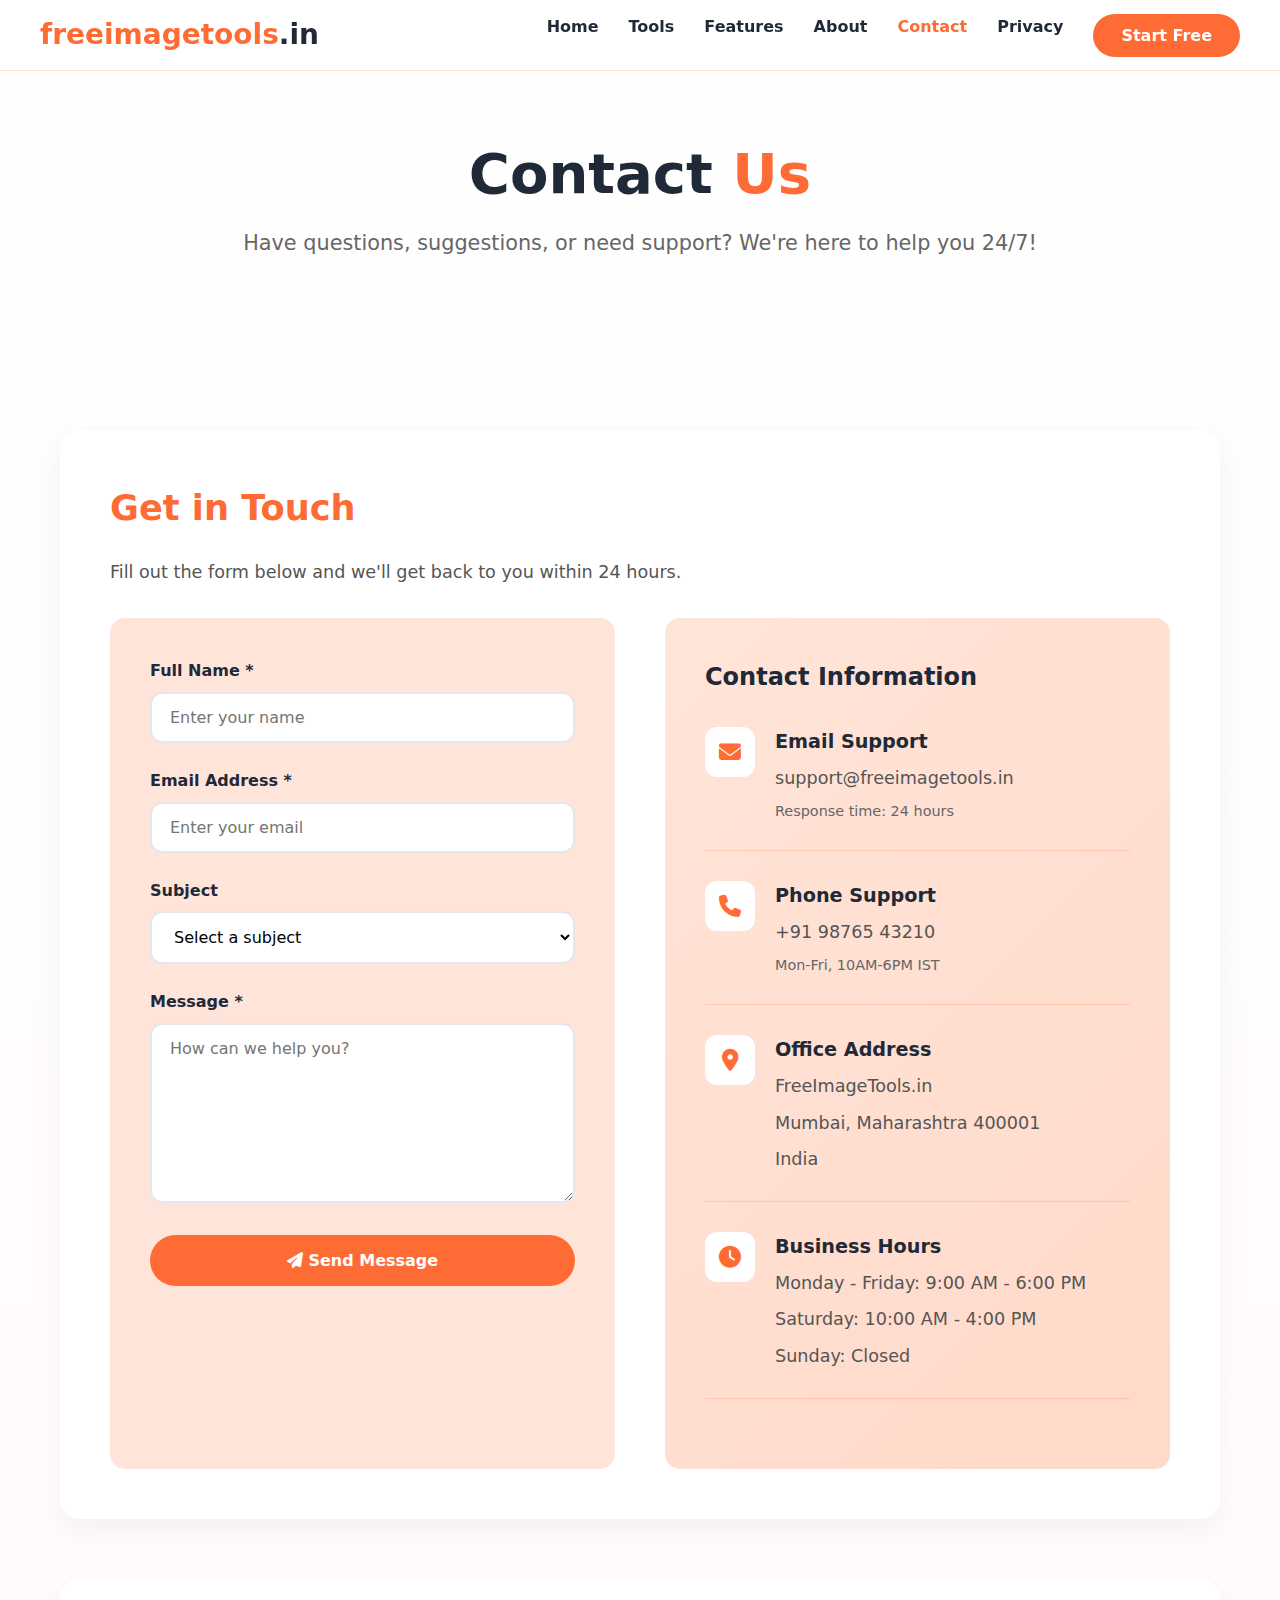
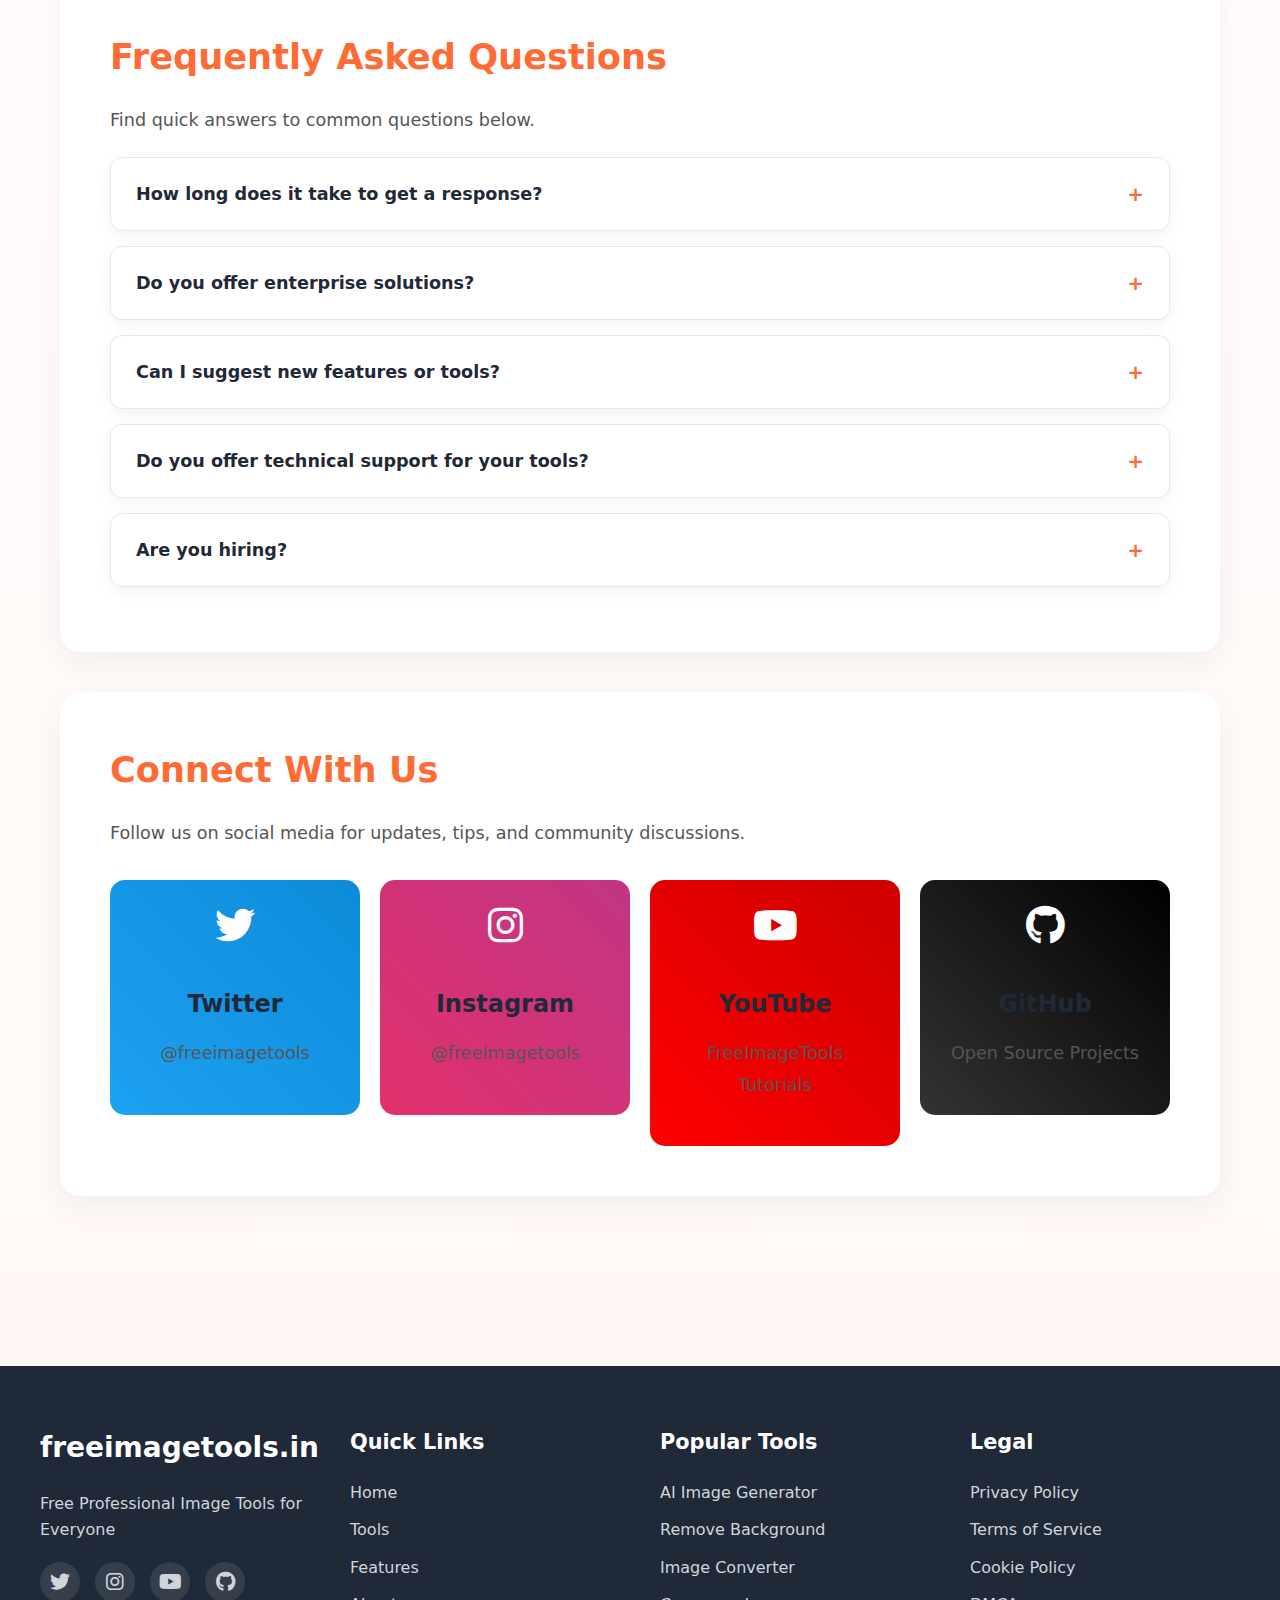
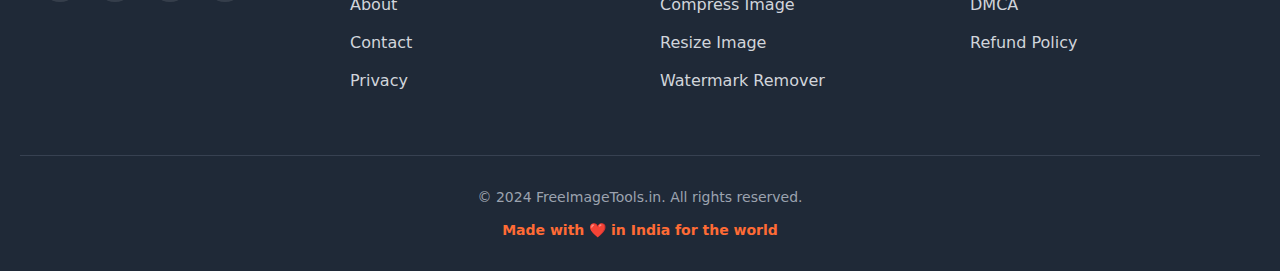
<file: contact.html>
<!DOCTYPE html>
<html lang="en">
<head>
<meta charset="UTF-8">
<meta name="viewport" content="width=device-width, initial-scale=1.0">
<title>Contact Us - FreeImageTools.in</title>
<link rel="stylesheet" href="https://cdnjs.cloudflare.com/ajax/libs/font-awesome/6.4.0/css/all.min.css">
<style>
/* ====== ORANGE THEME CSS ====== */
:root {
--orange-primary: #FF6B35;
--orange-light: #FFE5D9;
--orange-dark: #E55A2B;
--gray-dark: #1F2937;
--gray-light: #F9FAFB;
--white: #FFFFFF;
}

* {
margin: 0;
padding: 0;
box-sizing: border-box;
font-family: 'Segoe UI', system-ui, sans-serif;
}

html {
scroll-behavior: smooth;
}

body {
background: linear-gradient(to bottom, #FFFFFF, #FFF7F5);
color: #333;
line-height: 1.6;
min-height: 100vh;
}

/* ====== HEADER ====== */
header {
position: fixed;
top: 0;
width: 100%;
background: rgba(255, 255, 255, 0.95);
backdrop-filter: blur(10px);
border-bottom: 1px solid #FFE5D9;
z-index: 1000;
padding: 0 20px;
}

.header-container {
max-width: 1200px;
margin: 0 auto;
display: flex;
justify-content: space-between;
align-items: center;
height: 70px;
}

.logo {
font-size: 28px;
font-weight: 800;
color: var(--orange-primary);
text-decoration: none;
}

.logo span {
color: var(--gray-dark);
}

.nav-menu {
display: flex;
gap: 30px;
}

.nav-menu a {
text-decoration: none;
color: var(--gray-dark);
font-weight: 600;
font-size: 16px;
transition: color 0.3s;
}

.nav-menu a:hover, .nav-menu a.active {
color: var(--orange-primary);
}

.mobile-menu-btn {
display: none;
background: none;
border: none;
font-size: 24px;
cursor: pointer;
color: var(--orange-primary);
}

.cta-button {
background: var(--orange-primary);
color: white;
border: none;
padding: 12px 28px;
border-radius: 50px;
font-weight: 700;
font-size: 16px;
cursor: pointer;
transition: background 0.3s;
}

.cta-button:hover {
background: var(--orange-dark);
}

/* ====== HERO SECTION ====== */
.hero {
padding: 140px 20px 60px;
text-align: center;
max-width: 1000px;
margin: 0 auto;
}

.hero h1 {
font-size: 3.5rem;
color: var(--gray-dark);
margin-bottom: 20px;
line-height: 1.2;
}

.hero h1 span {
color: var(--orange-primary);
}

.hero p {
font-size: 1.3rem;
color: #666;
margin-bottom: 40px;
max-width: 800px;
margin-left: auto;
margin-right: auto;
}

/* ====== PAGE CONTENT ====== */
.page-content {
padding: 70px 20px;
max-width: 1200px;
margin: 0 auto;
}

.content-box {
background: white;
padding: 50px;
border-radius: 20px;
box-shadow: 0 10px 30px rgba(0,0,0,0.05);
margin-bottom: 40px;
}

.content-box h2 {
color: var(--orange-primary);
margin-bottom: 20px;
font-size: 2.2rem;
}

.content-box h3 {
color: var(--gray-dark);
margin: 25px 0 15px;
font-size: 1.5rem;
}

.content-box p {
margin-bottom: 20px;
line-height: 1.8;
color: #555;
font-size: 1.1rem;
}

/* ====== CONTACT FORM ====== */
.contact-form-container {
display: grid;
grid-template-columns: 1fr 1fr;
gap: 50px;
margin-top: 30px;
}

@media (max-width: 900px) {
.contact-form-container {
grid-template-columns: 1fr;
}
}

.form-box {
background: var(--orange-light);
padding: 40px;
border-radius: 15px;
}

.form-group {
margin-bottom: 25px;
}

.form-group label {
display: block;
margin-bottom: 8px;
font-weight: 600;
color: var(--gray-dark);
}

.form-group input,
.form-group textarea,
.form-group select {
width: 100%;
padding: 14px 18px;
border: 2px solid #E5E7EB;
border-radius: 12px;
font-size: 16px;
transition: all 0.3s;
background: white;
}

.form-group input:focus,
.form-group textarea:focus,
.form-group select:focus {
border-color: var(--orange-primary);
outline: none;
box-shadow: 0 0 0 3px rgba(255, 107, 53, 0.1);
}

.form-group textarea {
min-height: 180px;
resize: vertical;
}

/* ====== CONTACT INFO ====== */
.contact-info-box {
background: linear-gradient(135deg, var(--orange-light) 0%, #FFD9C9 100%);
padding: 40px;
border-radius: 15px;
}

.contact-item {
display: flex;
align-items: flex-start;
margin-bottom: 30px;
padding-bottom: 20px;
border-bottom: 1px solid rgba(255, 107, 53, 0.2);
}

.contact-icon {
background: white;
width: 50px;
height: 50px;
border-radius: 12px;
display: flex;
align-items: center;
justify-content: center;
margin-right: 20px;
color: var(--orange-primary);
font-size: 22px;
flex-shrink: 0;
}

.contact-details h4 {
color: var(--gray-dark);
margin-bottom: 5px;
font-size: 1.2rem;
}

.contact-details p {
color: #555;
margin-bottom: 5px;
}

/* ====== FAQ SECTION ====== */
.faq-section {
margin-top: 60px;
}

.faq-item {
background: white;
border-radius: 12px;
margin-bottom: 15px;
overflow: hidden;
box-shadow: 0 5px 15px rgba(0,0,0,0.05);
border: 1px solid #E5E7EB;
}

.faq-question {
padding: 20px 25px;
cursor: pointer;
display: flex;
justify-content: space-between;
align-items: center;
font-weight: 600;
color: var(--gray-dark);
font-size: 1.1rem;
}

.faq-answer {
padding: 0 25px;
max-height: 0;
overflow: hidden;
transition: all 0.3s ease;
color: #555;
}

.faq-answer.active {
padding: 20px 25px;
max-height: 500px;
}

.faq-toggle {
font-size: 20px;
color: var(--orange-primary);
transition: transform 0.3s;
}

/* ====== FOOTER ====== */
footer {
background: var(--gray-dark);
color: white;
padding: 60px 20px 30px;
margin-top: 60px;
}

.footer-grid {
display: grid;
grid-template-columns: repeat(auto-fit, minmax(250px, 1fr));
gap: 40px;
max-width: 1200px;
margin: 0 auto;
}

.footer-column h3 {
font-size: 1.3rem;
margin-bottom: 20px;
color: white;
}

.footer-column a {
color: #D1D5DB;
text-decoration: none;
display: block;
margin-bottom: 12px;
transition: color 0.3s;
}

.footer-column a:hover {
color: var(--orange-primary);
}

.social-icons {
display: flex;
gap: 15px;
margin-top: 20px;
}

.social-icons a {
font-size: 20px;
background: rgba(255,255,255,0.1);
width: 40px;
height: 40px;
border-radius: 50%;
display: flex;
align-items: center;
justify-content: center;
}

.copyright {
text-align: center;
margin-top: 50px;
padding-top: 30px;
border-top: 1px solid #374151;
color: #9CA3AF;
font-size: 14px;
}

/* ====== RESPONSIVE ====== */
@media (max-width: 768px) {
.hero h1 { font-size: 2.5rem; }
.nav-menu {
display: none;
position: absolute;
top: 70px;
left: 0;
width: 100%;
background: white;
flex-direction: column;
padding: 20px;
box-shadow: 0 10px 20px rgba(0,0,0,0.1);
border-top: 1px solid #FFE5D9;
}
.nav-menu.active {
display: flex;
}
.mobile-menu-btn {
display: block;
}
.content-box {
padding: 30px 20px;
}
.contact-form-container {
gap: 30px;
}
.form-box, .contact-info-box {
padding: 30px 20px;
}
}

@media (max-width: 480px) {
.hero { padding: 120px 15px 40px; }
.hero h1 { font-size: 2rem; }
.content-box { padding: 25px 15px; }
}
</style>
</head>
<body>
<!-- 🔴 HEADER -->
<header>
<div class="header-container">
<a href="index.html" class="logo">
freeimagetools<span>.in</span>
</a>

<button class="mobile-menu-btn" onclick="toggleMobileMenu()">
<i class="fas fa-bars"></i>
</button>

<nav class="nav-menu">
<a href="index.html">Home</a>
<a href="tools.html">Tools</a>
<a href="features.html">Features</a>
<a href="about.html">About</a>
<a href="contact.html" class="active">Contact</a>
<a href="privacy.html">Privacy</a>
<button class="cta-button">Start Free</button>
</nav>
</div>
</header>

<!-- 🔴 HERO SECTION -->
<section class="hero">
<h1>Contact <span>Us</span></h1>
<p>Have questions, suggestions, or need support? We're here to help you 24/7!</p>
</section>

<!-- 🔴 MAIN CONTENT -->
<div class="page-content">
<!-- Contact Form & Info -->
<div class="content-box">
<h2>Get in Touch</h2>
<p>Fill out the form below and we'll get back to you within 24 hours.</p>

<div class="contact-form-container">
<!-- Contact Form -->
<div class="form-box">
<form id="contactForm">
<div class="form-group">
<label for="name">Full Name *</label>
<input type="text" id="name" placeholder="Enter your name" required>
</div>

<div class="form-group">
<label for="email">Email Address *</label>
<input type="email" id="email" placeholder="Enter your email" required>
</div>

<div class="form-group">
<label for="subject">Subject</label>
<select id="subject">
<option value="">Select a subject</option>
<option value="support">Technical Support</option>
<option value="feature">Feature Request</option>
<option value="bug">Report a Bug</option>
<option value="business">Business Inquiry</option>
<option value="partnership">Partnership</option>
<option value="other">Other</option>
</select>
</div>

<div class="form-group">
<label for="message">Message *</label>
<textarea id="message" placeholder="How can we help you?" required></textarea>
</div>

<button type="submit" class="cta-button" style="width: 100%; padding: 16px;">
<i class="fas fa-paper-plane"></i> Send Message
</button>
</form>
</div>

<!-- Contact Information -->
<div class="contact-info-box">
<h3 style="color: var(--gray-dark); margin-top: 0; margin-bottom: 30px;">Contact Information</h3>

<div class="contact-item">
<div class="contact-icon">
<i class="fas fa-envelope"></i>
</div>
<div class="contact-details">
<h4>Email Support</h4>
<p>support@freeimagetools.in</p>
<p style="font-size: 0.9rem; color: #666;">Response time: 24 hours</p>
</div>
</div>

<div class="contact-item">
<div class="contact-icon">
<i class="fas fa-phone"></i>
</div>
<div class="contact-details">
<h4>Phone Support</h4>
<p>+91 98765 43210</p>
<p style="font-size: 0.9rem; color: #666;">Mon-Fri, 10AM-6PM IST</p>
</div>
</div>

<div class="contact-item">
<div class="contact-icon">
<i class="fas fa-map-marker-alt"></i>
</div>
<div class="contact-details">
<h4>Office Address</h4>
<p>FreeImageTools.in</p>
<p>Mumbai, Maharashtra 400001</p>
<p>India</p>
</div>
</div>

<div class="contact-item">
<div class="contact-icon">
<i class="fas fa-clock"></i>
</div>
<div class="contact-details">
<h4>Business Hours</h4>
<p>Monday - Friday: 9:00 AM - 6:00 PM</p>
<p>Saturday: 10:00 AM - 4:00 PM</p>
<p>Sunday: Closed</p>
</div>
</div>
</div>
</div>
</div>

<!-- FAQ Section -->
<div class="content-box faq-section">
<h2>Frequently Asked Questions</h2>
<p>Find quick answers to common questions below.</p>

<div class="faq-list">
<div class="faq-item">
<div class="faq-question" onclick="toggleFAQ(this)">
<span>How long does it take to get a response?</span>
<span class="faq-toggle">+</span>
</div>
<div class="faq-answer">
<p>We typically respond to all emails within 24 hours on business days. For urgent issues, please mention "URGENT" in your subject line.</p>
</div>
</div>

<div class="faq-item">
<div class="faq-question" onclick="toggleFAQ(this)">
<span>Do you offer enterprise solutions?</span>
<span class="faq-toggle">+</span>
</div>
<div class="faq-answer">
<p>Yes! We offer custom enterprise solutions with advanced features, dedicated support, and API access. Contact us at enterprise@freeimagetools.in for more information.</p>
</div>
</div>

<div class="faq-item">
<div class="faq-question" onclick="toggleFAQ(this)">
<span>Can I suggest new features or tools?</span>
<span class="faq-toggle">+</span>
</div>
<div class="faq-answer">
<p>Absolutely! We love hearing from our users. Use the feature request option in the contact form, or email us directly at suggestions@freeimagetools.in.</p>
</div>
</div>

<div class="faq-item">
<div class="faq-question" onclick="toggleFAQ(this)">
<span>Do you offer technical support for your tools?</span>
<span class="faq-toggle">+</span>
</div>
<div class="faq-answer">
<p>Yes, we offer free technical support for all our tools. If you're experiencing any issues, please contact our support team with details about the problem.</p>
</div>
</div>

<div class="faq-item">
<div class="faq-question" onclick="toggleFAQ(this)">
<span>Are you hiring?</span>
<span class="faq-toggle">+</span>
</div>
<div class="faq-answer">
<p>We're always looking for talented people! Check our careers page or send your resume to careers@freeimagetools.in.</p>
</div>
</div>
</div>
</div>

<!-- Social Media -->
<div class="content-box">
<h2>Connect With Us</h2>
<p>Follow us on social media for updates, tips, and community discussions.</p>

<div style="display: flex; flex-wrap: wrap; gap: 20px; margin-top: 30px;">
<a href="#" style="flex: 1; min-width: 200px; text-decoration: none;">
<div style="background: linear-gradient(45deg, #1DA1F2, #0d8bd9); color: white; padding: 25px; border-radius: 15px; text-align: center;">
<i class="fab fa-twitter" style="font-size: 40px; margin-bottom: 15px;"></i>
<h3>Twitter</h3>
<p>@freeimagetools</p>
</div>
</a>

<a href="#" style="flex: 1; min-width: 200px; text-decoration: none;">
<div style="background: linear-gradient(45deg, #E1306C, #C13584); color: white; padding: 25px; border-radius: 15px; text-align: center;">
<i class="fab fa-instagram" style="font-size: 40px; margin-bottom: 15px;"></i>
<h3>Instagram</h3>
<p>@freeimagetools</p>
</div>
</a>

<a href="#" style="flex: 1; min-width: 200px; text-decoration: none;">
<div style="background: linear-gradient(45deg, #FF0000, #CC0000); color: white; padding: 25px; border-radius: 15px; text-align: center;">
<i class="fab fa-youtube" style="font-size: 40px; margin-bottom: 15px;"></i>
<h3>YouTube</h3>
<p>FreeImageTools Tutorials</p>
</div>
</a>

<a href="#" style="flex: 1; min-width: 200px; text-decoration: none;">
<div style="background: linear-gradient(45deg, #333, #000); color: white; padding: 25px; border-radius: 15px; text-align: center;">
<i class="fab fa-github" style="font-size: 40px; margin-bottom: 15px;"></i>
<h3>GitHub</h3>
<p>Open Source Projects</p>
</div>
</a>
</div>
</div>
</div>

<!-- 🔴 FOOTER -->
<footer>
<div class="footer-grid">
<!-- Column 1 -->
<div class="footer-column">
<div class="logo" style="color: white; margin-bottom: 20px;">freeimagetools.in</div>
<p style="color: #D1D5DB; margin-bottom: 20px;">Free Professional Image Tools for Everyone</p>
<div class="social-icons">
<a href="#"><i class="fab fa-twitter"></i></a>
<a href="#"><i class="fab fa-instagram"></i></a>
<a href="#"><i class="fab fa-youtube"></i></a>
<a href="#"><i class="fab fa-github"></i></a>
</div>
</div>

<!-- Column 2 -->
<div class="footer-column">
<h3>Quick Links</h3>
<a href="index.html">Home</a>
<a href="tools.html">Tools</a>
<a href="features.html">Features</a>
<a href="about.html">About</a>
<a href="contact.html">Contact</a>
<a href="privacy.html">Privacy</a>
</div>

<!-- Column 3 -->
<div class="footer-column">
<h3>Popular Tools</h3>
<a href="#">AI Image Generator</a>
<a href="#">Remove Background</a>
<a href="#">Image Converter</a>
<a href="#">Compress Image</a>
<a href="#">Resize Image</a>
<a href="#">Watermark Remover</a>
</div>

<!-- Column 4 -->
<div class="footer-column">
<h3>Legal</h3>
<a href="privacy.html">Privacy Policy</a>
<a href="#">Terms of Service</a>
<a href="#">Cookie Policy</a>
<a href="#">DMCA</a>
<a href="#">Refund Policy</a>
</div>
</div>

<div class="copyright">
<p>© 2024 FreeImageTools.in. All rights reserved.</p>
<p style="margin-top: 10px; color: var(--orange-primary); font-weight: 600;">
Made with ❤️ in India for the world
</p>
</div>
</footer>

<script>
// Toggle mobile menu
function toggleMobileMenu() {
document.querySelector('.nav-menu').classList.toggle('active');
}

// Close mobile menu when clicking outside
document.addEventListener('click', function(event) {
const menu = document.querySelector('.nav-menu');
const menuBtn = document.querySelector('.mobile-menu-btn');

if (!menu.contains(event.target) && !menuBtn.contains(event.target)) {
menu.classList.remove('active');
}
});

// FAQ Toggle
function toggleFAQ(element) {
const answer = element.nextElementSibling;
const toggle = element.querySelector('.faq-toggle');

answer.classList.toggle('active');
toggle.textContent = answer.classList.contains('active') ? '−' : '+';
}

// Contact Form Submission
document.getElementById('contactForm').addEventListener('submit', function(e) {
e.preventDefault();

const name = document.getElementById('name').value;
const email = document.getElementById('email').value;
const subject = document.getElementById('subject').value;
const message = document.getElementById('message').value;

if (!name || !email || !message) {
alert('Please fill in all required fields.');
return;
}

// Show success message
alert(`Thank you ${name}! Your message has been sent successfully.\n\nWe'll respond to you at ${email} within 24 hours.\n\nSubject: ${subject || 'General Inquiry'}`);

// Reset form
document.getElementById('contactForm').reset();
});
</script>
</body>
</html>
</file>
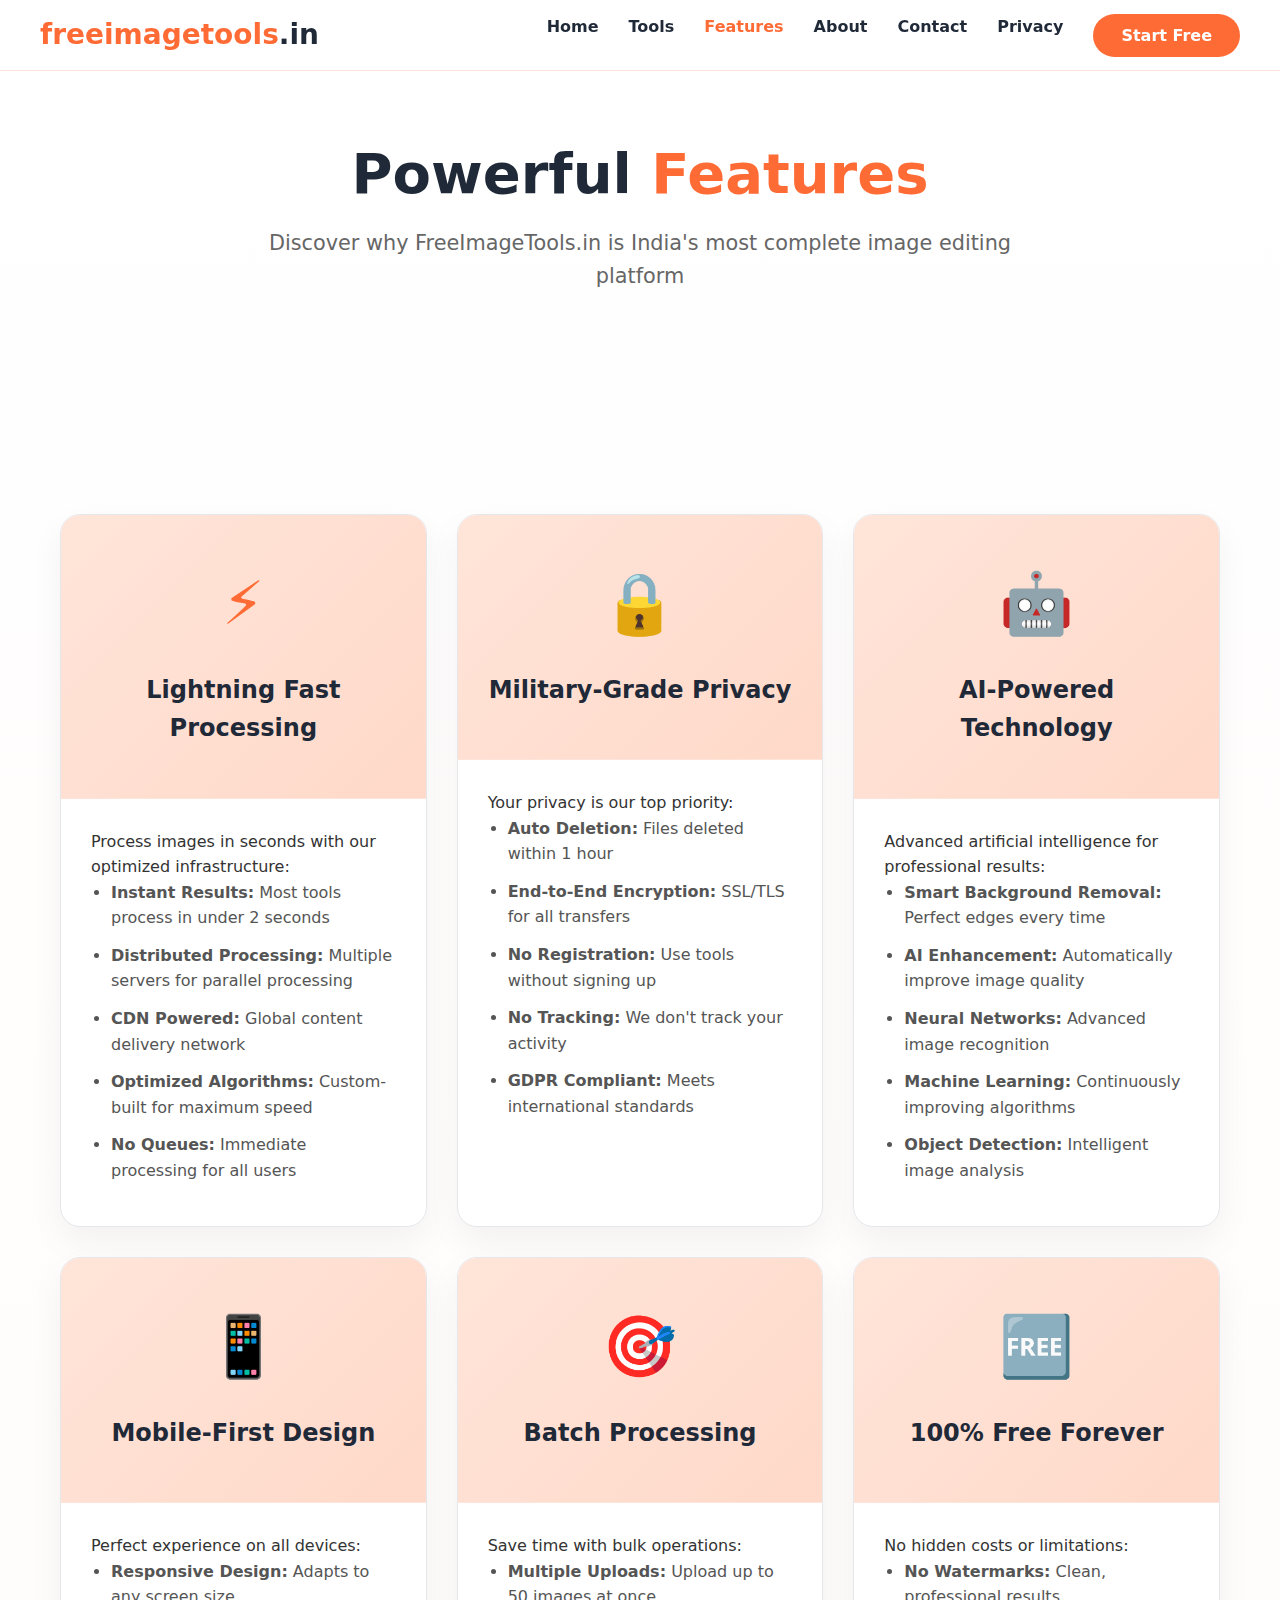
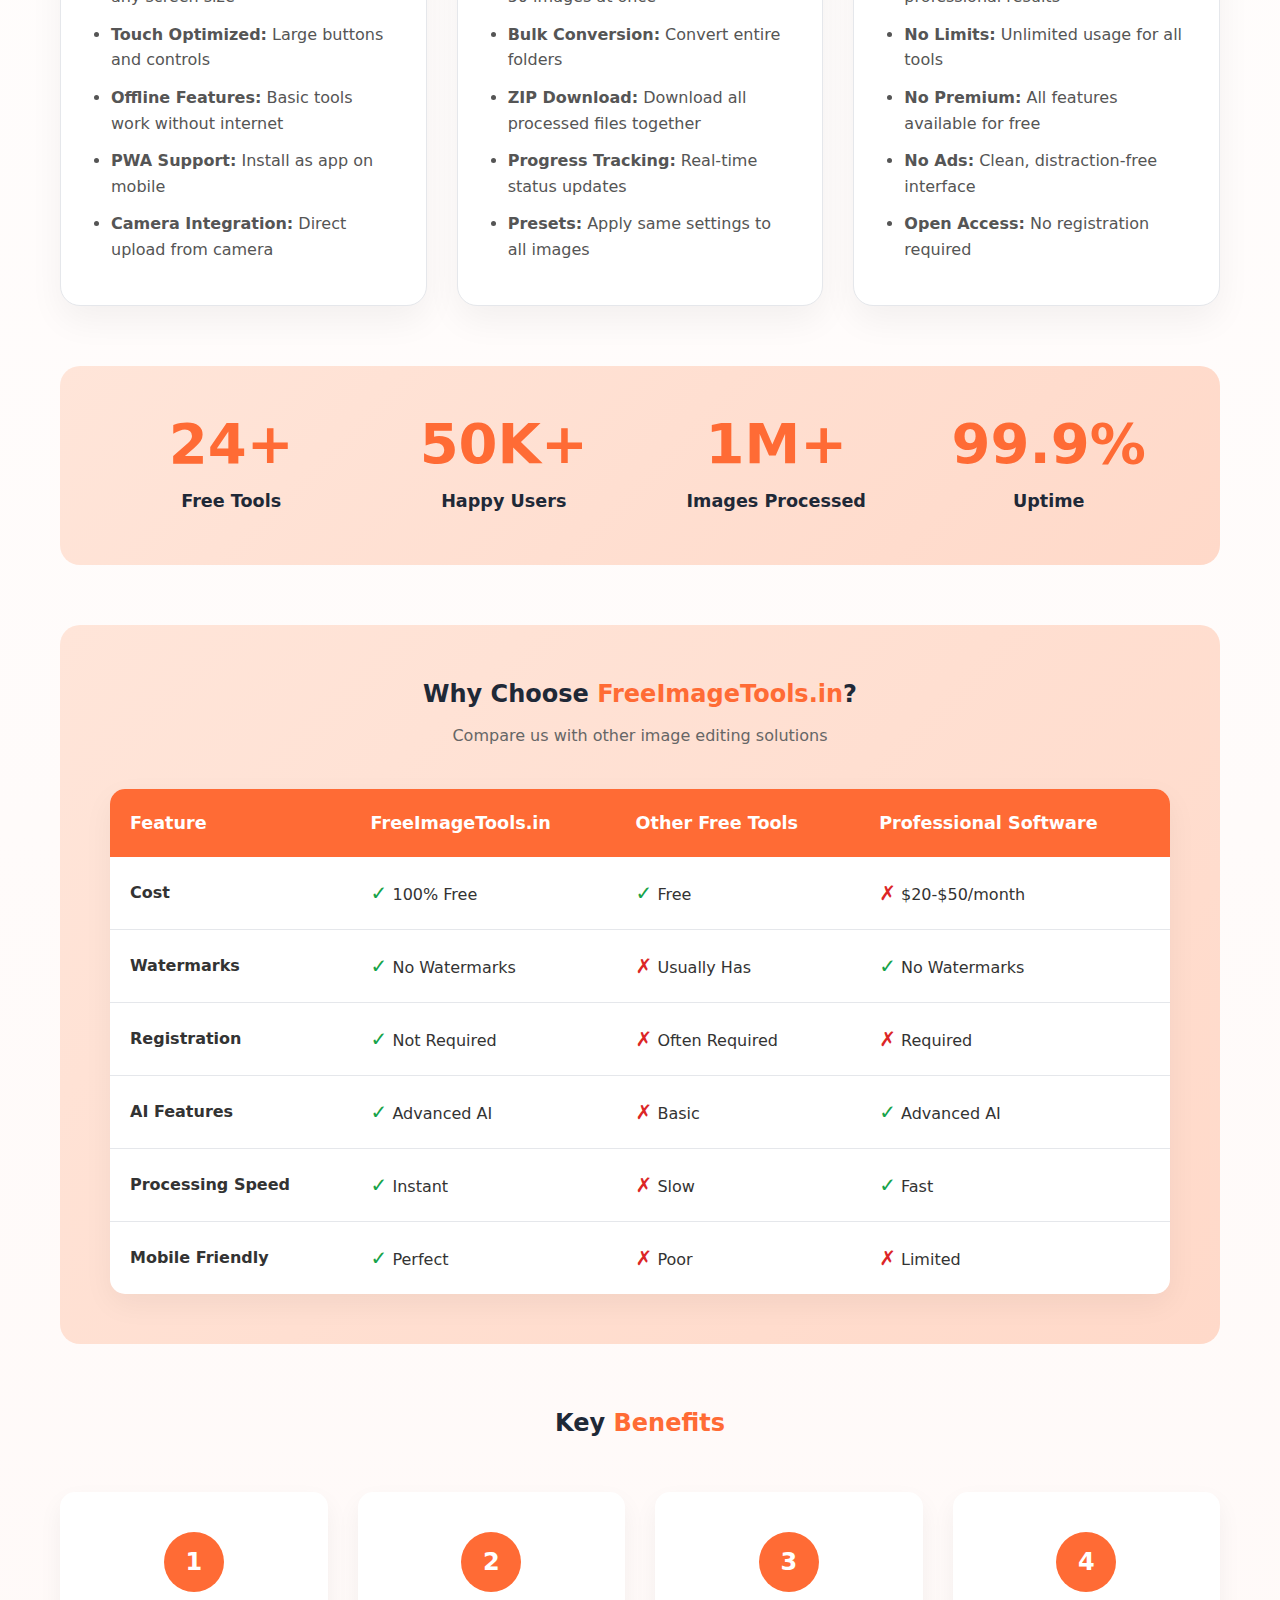
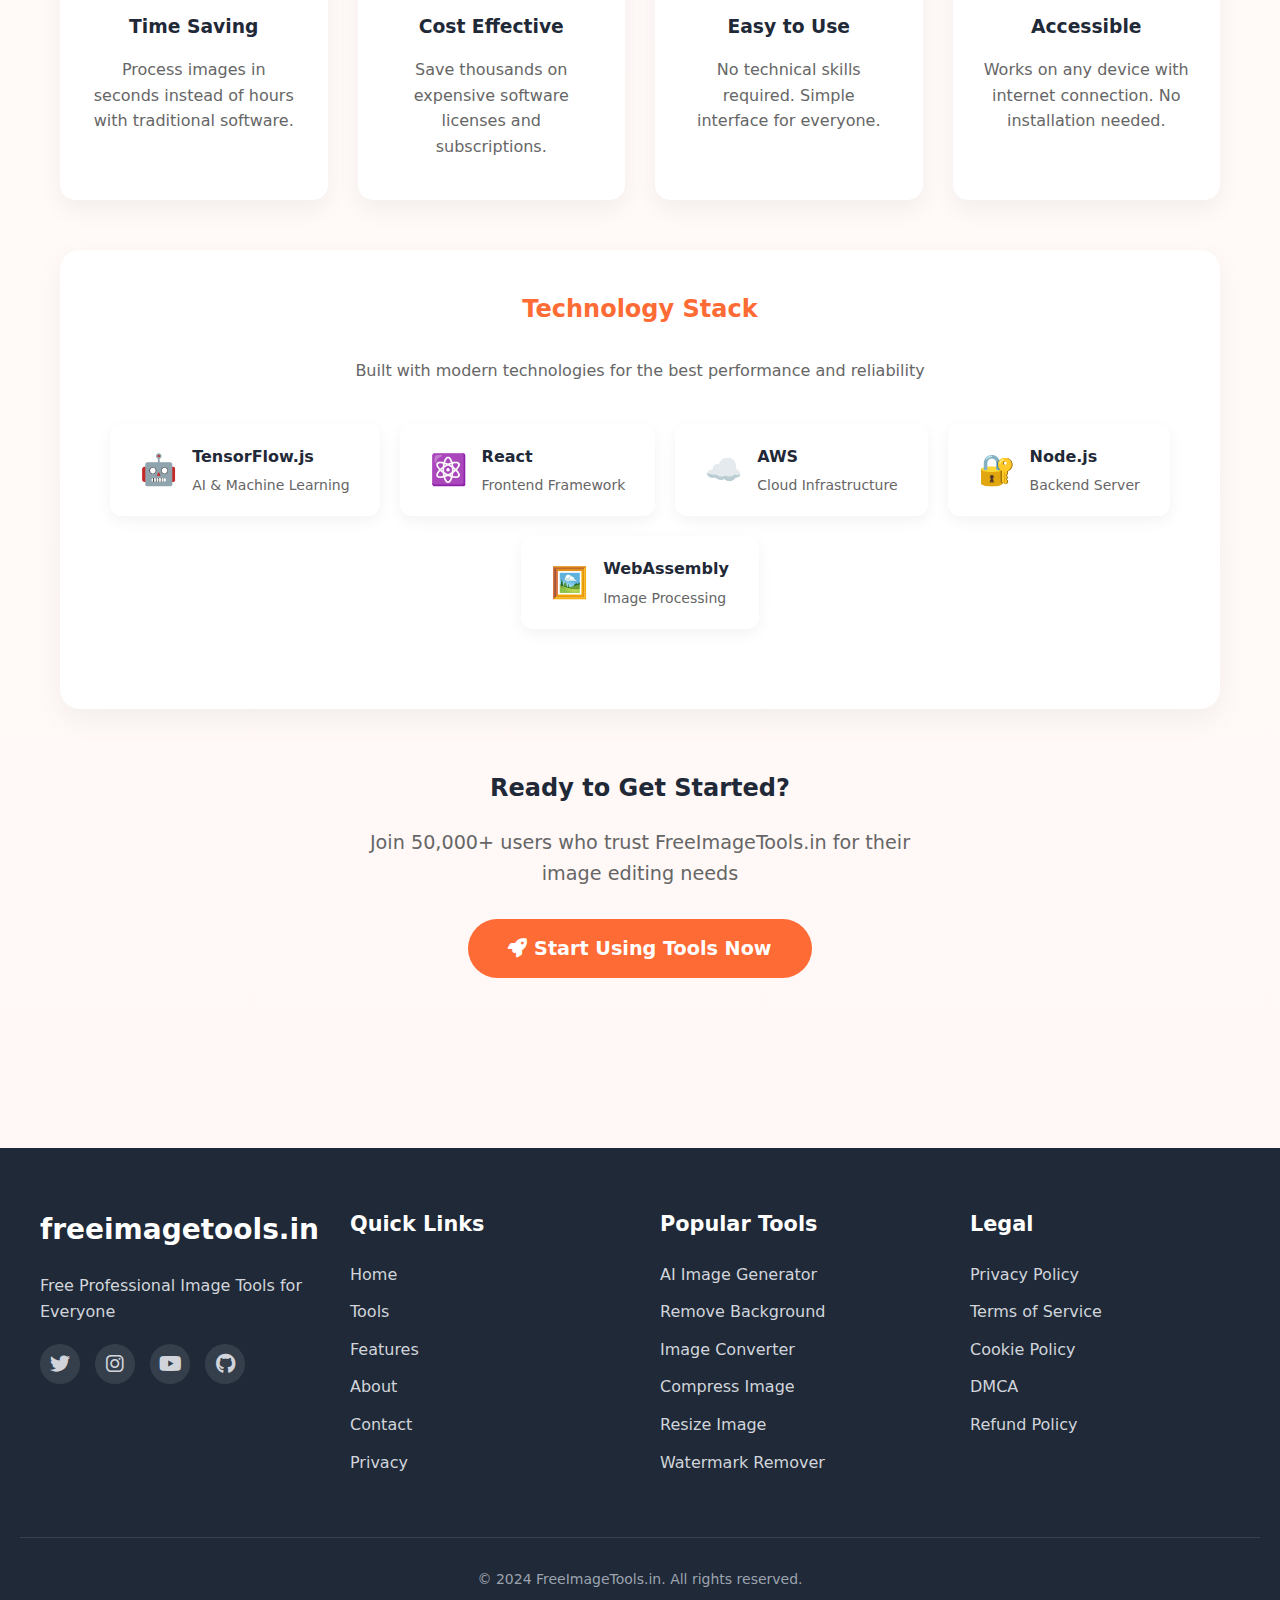
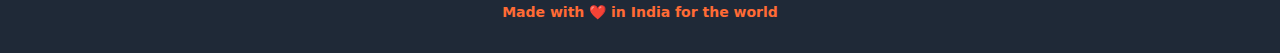
<file: features.html>
<!DOCTYPE html>
<html lang="en">
<head>
<meta charset="UTF-8">
<meta name="viewport" content="width=device-width, initial-scale=1.0">
<title>Features - FreeImageTools.in</title>
<link rel="stylesheet" href="https://cdnjs.cloudflare.com/ajax/libs/font-awesome/6.4.0/css/all.min.css">
<style>
/* ====== ORANGE THEME CSS ====== */
:root {
--orange-primary: #FF6B35;
--orange-light: #FFE5D9;
--orange-dark: #E55A2B;
--gray-dark: #1F2937;
--gray-light: #F9FAFB;
--white: #FFFFFF;
}

* {
margin: 0;
padding: 0;
box-sizing: border-box;
font-family: 'Segoe UI', system-ui, sans-serif;
}

html {
scroll-behavior: smooth;
}

body {
background: linear-gradient(to bottom, #FFFFFF, #FFF7F5);
color: #333;
line-height: 1.6;
min-height: 100vh;
}

/* ====== HEADER ====== */
header {
position: fixed;
top: 0;
width: 100%;
background: rgba(255, 255, 255, 0.95);
backdrop-filter: blur(10px);
border-bottom: 1px solid #FFE5D9;
z-index: 1000;
padding: 0 20px;
}

.header-container {
max-width: 1200px;
margin: 0 auto;
display: flex;
justify-content: space-between;
align-items: center;
height: 70px;
}

.logo {
font-size: 28px;
font-weight: 800;
color: var(--orange-primary);
text-decoration: none;
}

.logo span {
color: var(--gray-dark);
}

.nav-menu {
display: flex;
gap: 30px;
}

.nav-menu a {
text-decoration: none;
color: var(--gray-dark);
font-weight: 600;
font-size: 16px;
transition: color 0.3s;
}

.nav-menu a:hover, .nav-menu a.active {
color: var(--orange-primary);
}

.mobile-menu-btn {
display: none;
background: none;
border: none;
font-size: 24px;
cursor: pointer;
color: var(--orange-primary);
}

.cta-button {
background: var(--orange-primary);
color: white;
border: none;
padding: 12px 28px;
border-radius: 50px;
font-weight: 700;
font-size: 16px;
cursor: pointer;
transition: background 0.3s;
}

.cta-button:hover {
background: var(--orange-dark);
}

/* ====== HERO SECTION ====== */
.hero {
padding: 140px 20px 60px;
text-align: center;
max-width: 1000px;
margin: 0 auto;
}

.hero h1 {
font-size: 3.5rem;
color: var(--gray-dark);
margin-bottom: 20px;
line-height: 1.2;
}

.hero h1 span {
color: var(--orange-primary);
}

.hero p {
font-size: 1.3rem;
color: #666;
margin-bottom: 40px;
max-width: 800px;
margin-left: auto;
margin-right: auto;
}

/* ====== PAGE CONTENT ====== */
.page-content {
padding: 70px 20px;
max-width: 1200px;
margin: 0 auto;
}

/* ====== FEATURES GRID ====== */
.features-grid {
display: grid;
grid-template-columns: repeat(auto-fit, minmax(350px, 1fr));
gap: 30px;
margin: 50px 0;
}

.feature-card {
background: white;
border-radius: 20px;
overflow: hidden;
box-shadow: 0 15px 35px rgba(0,0,0,0.05);
transition: transform 0.3s, box-shadow 0.3s;
border: 1px solid #E5E7EB;
}

.feature-card:hover {
transform: translateY(-10px);
box-shadow: 0 25px 50px rgba(255, 107, 53, 0.1);
}

.feature-header {
background: linear-gradient(135deg, var(--orange-light) 0%, #FFD9C9 100%);
padding: 40px 30px;
text-align: center;
border-bottom: 1px solid #FFE5D9;
}

.feature-icon {
font-size: 60px;
margin-bottom: 20px;
color: var(--orange-primary);
}

.feature-header h3 {
color: var(--gray-dark);
font-size: 1.5rem;
margin-bottom: 10px;
}

.feature-body {
padding: 30px;
}

.feature-body ul {
margin-left: 20px;
}

.feature-body li {
margin-bottom: 12px;
color: #555;
line-height: 1.6;
}

/* ====== COMPARISON TABLE ====== */
.comparison-section {
background: linear-gradient(135deg, var(--orange-light) 0%, #FFD9C9 100%);
border-radius: 20px;
padding: 50px;
margin: 60px 0;
}

.comparison-table {
width: 100%;
border-collapse: collapse;
margin-top: 40px;
background: white;
border-radius: 15px;
overflow: hidden;
box-shadow: 0 10px 30px rgba(0,0,0,0.05);
}

.comparison-table th {
background: var(--orange-primary);
color: white;
padding: 20px;
text-align: left;
font-weight: 600;
font-size: 1.1rem;
}

.comparison-table td {
padding: 20px;
border-bottom: 1px solid #E5E7EB;
}

.comparison-table tr:last-child td {
border-bottom: none;
}

.comparison-table tr:hover {
background: var(--orange-light);
}

.check-icon {
color: #16A34A;
font-size: 20px;
}

.cross-icon {
color: #DC2626;
font-size: 20px;
}

/* ====== BENEFITS SECTION ====== */
.benefits-grid {
display: grid;
grid-template-columns: repeat(auto-fit, minmax(250px, 1fr));
gap: 30px;
margin: 50px 0;
}

.benefit-card {
text-align: center;
padding: 40px 30px;
background: white;
border-radius: 15px;
box-shadow: 0 10px 25px rgba(0,0,0,0.05);
}

.benefit-number {
background: var(--orange-primary);
color: white;
width: 60px;
height: 60px;
border-radius: 50%;
display: flex;
align-items: center;
justify-content: center;
font-size: 24px;
font-weight: 800;
margin: 0 auto 20px;
}

/* ====== STATS SECTION ====== */
.stats-section {
display: grid;
grid-template-columns: repeat(auto-fit, minmax(200px, 1fr));
gap: 30px;
text-align: center;
margin: 60px 0;
padding: 50px;
background: linear-gradient(135deg, var(--orange-light) 0%, #FFD9C9 100%);
border-radius: 20px;
}

.stat-number {
font-size: 3.5rem;
font-weight: 800;
color: var(--orange-primary);
line-height: 1;
}

.stat-label {
color: var(--gray-dark);
font-weight: 600;
margin-top: 15px;
font-size: 1.1rem;
}

/* ====== TECHNOLOGY STACK ====== */
.tech-stack {
display: flex;
flex-wrap: wrap;
justify-content: center;
gap: 20px;
margin: 40px 0;
}

.tech-item {
background: white;
padding: 20px 30px;
border-radius: 12px;
display: flex;
align-items: center;
gap: 15px;
box-shadow: 0 5px 15px rgba(0,0,0,0.05);
}

.tech-icon {
font-size: 30px;
color: var(--orange-primary);
}

/* ====== FOOTER ====== */
footer {
background: var(--gray-dark);
color: white;
padding: 60px 20px 30px;
margin-top: 60px;
}

.footer-grid {
display: grid;
grid-template-columns: repeat(auto-fit, minmax(250px, 1fr));
gap: 40px;
max-width: 1200px;
margin: 0 auto;
}

.footer-column h3 {
font-size: 1.3rem;
margin-bottom: 20px;
color: white;
}

.footer-column a {
color: #D1D5DB;
text-decoration: none;
display: block;
margin-bottom: 12px;
transition: color 0.3s;
}

.footer-column a:hover {
color: var(--orange-primary);
}

.social-icons {
display: flex;
gap: 15px;
margin-top: 20px;
}

.social-icons a {
font-size: 20px;
background: rgba(255,255,255,0.1);
width: 40px;
height: 40px;
border-radius: 50%;
display: flex;
align-items: center;
justify-content: center;
}

.copyright {
text-align: center;
margin-top: 50px;
padding-top: 30px;
border-top: 1px solid #374151;
color: #9CA3AF;
font-size: 14px;
}

/* ====== RESPONSIVE ====== */
@media (max-width: 768px) {
.hero h1 { font-size: 2.5rem; }
.nav-menu {
display: none;
position: absolute;
top: 70px;
left: 0;
width: 100%;
background: white;
flex-direction: column;
padding: 20px;
box-shadow: 0 10px 20px rgba(0,0,0,0.1);
border-top: 1px solid #FFE5D9;
}
.nav-menu.active {
display: flex;
}
.mobile-menu-btn {
display: block;
}
.features-grid {
grid-template-columns: 1fr;
}
.comparison-section {
padding: 30px 20px;
}
.comparison-table {
display: block;
overflow-x: auto;
}
}

@media (max-width: 480px) {
.hero { padding: 120px 15px 40px; }
.hero h1 { font-size: 2rem; }
.feature-header {
padding: 30px 20px;
}
.feature-body {
padding: 20px;
}
.stats-section {
padding: 30px 15px;
}
}
</style>
</head>
<body>
<!-- 🔴 HEADER -->
<header>
<div class="header-container">
<a href="index.html" class="logo">
freeimagetools<span>.in</span>
</a>

<button class="mobile-menu-btn" onclick="toggleMobileMenu()">
<i class="fas fa-bars"></i>
</button>

<nav class="nav-menu">
<a href="index.html">Home</a>
<a href="tools.html">Tools</a>
<a href="features.html" class="active">Features</a>
<a href="about.html">About</a>
<a href="contact.html">Contact</a>
<a href="privacy.html">Privacy</a>
<button class="cta-button">Start Free</button>
</nav>
</div>
</header>

<!-- 🔴 HERO SECTION -->
<section class="hero">
<h1>Powerful <span>Features</span></h1>
<p>Discover why FreeImageTools.in is India's most complete image editing platform</p>
</section>

<!-- 🔴 MAIN CONTENT -->
<div class="page-content">
<!-- Key Features -->
<div class="features-grid">
<!-- Feature 1 -->
<div class="feature-card">
<div class="feature-header">
<div class="feature-icon">⚡</div>
<h3>Lightning Fast Processing</h3>
</div>
<div class="feature-body">
<p>Process images in seconds with our optimized infrastructure:</p>
<ul>
<li><strong>Instant Results:</strong> Most tools process in under 2 seconds</li>
<li><strong>Distributed Processing:</strong> Multiple servers for parallel processing</li>
<li><strong>CDN Powered:</strong> Global content delivery network</li>
<li><strong>Optimized Algorithms:</strong> Custom-built for maximum speed</li>
<li><strong>No Queues:</strong> Immediate processing for all users</li>
</ul>
</div>
</div>

<!-- Feature 2 -->
<div class="feature-card">
<div class="feature-header">
<div class="feature-icon">🔒</div>
<h3>Military-Grade Privacy</h3>
</div>
<div class="feature-body">
<p>Your privacy is our top priority:</p>
<ul>
<li><strong>Auto Deletion:</strong> Files deleted within 1 hour</li>
<li><strong>End-to-End Encryption:</strong> SSL/TLS for all transfers</li>
<li><strong>No Registration:</strong> Use tools without signing up</li>
<li><strong>No Tracking:</strong> We don't track your activity</li>
<li><strong>GDPR Compliant:</strong> Meets international standards</li>
</ul>
</div>
</div>

<!-- Feature 3 -->
<div class="feature-card">
<div class="feature-header">
<div class="feature-icon">🤖</div>
<h3>AI-Powered Technology</h3>
</div>
<div class="feature-body">
<p>Advanced artificial intelligence for professional results:</p>
<ul>
<li><strong>Smart Background Removal:</strong> Perfect edges every time</li>
<li><strong>AI Enhancement:</strong> Automatically improve image quality</li>
<li><strong>Neural Networks:</strong> Advanced image recognition</li>
<li><strong>Machine Learning:</strong> Continuously improving algorithms</li>
<li><strong>Object Detection:</strong> Intelligent image analysis</li>
</ul>
</div>
</div>

<!-- Feature 4 -->
<div class="feature-card">
<div class="feature-header">
<div class="feature-icon">📱</div>
<h3>Mobile-First Design</h3>
</div>
<div class="feature-body">
<p>Perfect experience on all devices:</p>
<ul>
<li><strong>Responsive Design:</strong> Adapts to any screen size</li>
<li><strong>Touch Optimized:</strong> Large buttons and controls</li>
<li><strong>Offline Features:</strong> Basic tools work without internet</li>
<li><strong>PWA Support:</strong> Install as app on mobile</li>
<li><strong>Camera Integration:</strong> Direct upload from camera</li>
</ul>
</div>
</div>

<!-- Feature 5 -->
<div class="feature-card">
<div class="feature-header">
<div class="feature-icon">🎯</div>
<h3>Batch Processing</h3>
</div>
<div class="feature-body">
<p>Save time with bulk operations:</p>
<ul>
<li><strong>Multiple Uploads:</strong> Upload up to 50 images at once</li>
<li><strong>Bulk Conversion:</strong> Convert entire folders</li>
<li><strong>ZIP Download:</strong> Download all processed files together</li>
<li><strong>Progress Tracking:</strong> Real-time status updates</li>
<li><strong>Presets:</strong> Apply same settings to all images</li>
</ul>
</div>
</div>

<!-- Feature 6 -->
<div class="feature-card">
<div class="feature-header">
<div class="feature-icon">🆓</div>
<h3>100% Free Forever</h3>
</div>
<div class="feature-body">
<p>No hidden costs or limitations:</p>
<ul>
<li><strong>No Watermarks:</strong> Clean, professional results</li>
<li><strong>No Limits:</strong> Unlimited usage for all tools</li>
<li><strong>No Premium:</strong> All features available for free</li>
<li><strong>No Ads:</strong> Clean, distraction-free interface</li>
<li><strong>Open Access:</strong> No registration required</li>
</ul>
</div>
</div>
</div>

<!-- Stats Section -->
<div class="stats-section">
<div>
<div class="stat-number">24+</div>
<div class="stat-label">Free Tools</div>
</div>
<div>
<div class="stat-number">50K+</div>
<div class="stat-label">Happy Users</div>
</div>
<div>
<div class="stat-number">1M+</div>
<div class="stat-label">Images Processed</div>
</div>
<div>
<div class="stat-number">99.9%</div>
<div class="stat-label">Uptime</div>
</div>
</div>

<!-- Comparison Table -->
<div class="comparison-section">
<h2 style="text-align: center; color: var(--gray-dark); margin-bottom: 10px;">
Why Choose <span style="color: var(--orange-primary);">FreeImageTools.in</span>?
</h2>
<p style="text-align: center; color: #666; max-width: 700px; margin: 0 auto;">
Compare us with other image editing solutions
</p>

<table class="comparison-table">
<thead>
<tr>
<th>Feature</th>
<th>FreeImageTools.in</th>
<th>Other Free Tools</th>
<th>Professional Software</th>
</tr>
</thead>
<tbody>
<tr>
<td><strong>Cost</strong></td>
<td><span class="check-icon">✓</span> 100% Free</td>
<td><span class="check-icon">✓</span> Free</td>
<td><span class="cross-icon">✗</span> $20-$50/month</td>
</tr>
<tr>
<td><strong>Watermarks</strong></td>
<td><span class="check-icon">✓</span> No Watermarks</td>
<td><span class="cross-icon">✗</span> Usually Has</td>
<td><span class="check-icon">✓</span> No Watermarks</td>
</tr>
<tr>
<td><strong>Registration</strong></td>
<td><span class="check-icon">✓</span> Not Required</td>
<td><span class="cross-icon">✗</span> Often Required</td>
<td><span class="cross-icon">✗</span> Required</td>
</tr>
<tr>
<td><strong>AI Features</strong></td>
<td><span class="check-icon">✓</span> Advanced AI</td>
<td><span class="cross-icon">✗</span> Basic</td>
<td><span class="check-icon">✓</span> Advanced AI</td>
</tr>
<tr>
<td><strong>Processing Speed</strong></td>
<td><span class="check-icon">✓</span> Instant</td>
<td><span class="cross-icon">✗</span> Slow</td>
<td><span class="check-icon">✓</span> Fast</td>
</tr>
<tr>
<td><strong>Mobile Friendly</strong></td>
<td><span class="check-icon">✓</span> Perfect</td>
<td><span class="cross-icon">✗</span> Poor</td>
<td><span class="cross-icon">✗</span> Limited</td>
</tr>
</tbody>
</table>
</div>

<!-- Benefits -->
<h2 style="text-align: center; color: var(--gray-dark); margin: 60px 0 30px;">
Key <span style="color: var(--orange-primary);">Benefits</span>
</h2>

<div class="benefits-grid">
<div class="benefit-card">
<div class="benefit-number">1</div>
<h3 style="color: var(--gray-dark); margin-bottom: 15px;">Time Saving</h3>
<p style="color: #666;">Process images in seconds instead of hours with traditional software.</p>
</div>

<div class="benefit-card">
<div class="benefit-number">2</div>
<h3 style="color: var(--gray-dark); margin-bottom: 15px;">Cost Effective</h3>
<p style="color: #666;">Save thousands on expensive software licenses and subscriptions.</p>
</div>

<div class="benefit-card">
<div class="benefit-number">3</div>
<h3 style="color: var(--gray-dark); margin-bottom: 15px;">Easy to Use</h3>
<p style="color: #666;">No technical skills required. Simple interface for everyone.</p>
</div>

<div class="benefit-card">
<div class="benefit-number">4</div>
<h3 style="color: var(--gray-dark); margin-bottom: 15px;">Accessible</h3>
<p style="color: #666;">Works on any device with internet connection. No installation needed.</p>
</div>
</div>

<!-- Technology Stack -->
<div style="background: white; padding: 40px; border-radius: 20px; box-shadow: 0 10px 30px rgba(0,0,0,0.05); margin-top: 40px;">
<h2 style="color: var(--orange-primary); margin-bottom: 30px; text-align: center;">Technology Stack</h2>
<p style="text-align: center; color: #666; margin-bottom: 30px; max-width: 800px; margin-left: auto; margin-right: auto;">
Built with modern technologies for the best performance and reliability
</p>

<div class="tech-stack">
<div class="tech-item">
<div class="tech-icon">🤖</div>
<div>
<h4 style="color: var(--gray-dark); margin-bottom: 5px;">TensorFlow.js</h4>
<p style="color: #666; font-size: 14px;">AI & Machine Learning</p>
</div>
</div>

<div class="tech-item">
<div class="tech-icon">⚛️</div>
<div>
<h4 style="color: var(--gray-dark); margin-bottom: 5px;">React</h4>
<p style="color: #666; font-size: 14px;">Frontend Framework</p>
</div>
</div>

<div class="tech-item">
<div class="tech-icon">☁️</div>
<div>
<h4 style="color: var(--gray-dark); margin-bottom: 5px;">AWS</h4>
<p style="color: #666; font-size: 14px;">Cloud Infrastructure</p>
</div>
</div>

<div class="tech-item">
<div class="tech-icon">🔐</div>
<div>
<h4 style="color: var(--gray-dark); margin-bottom: 5px;">Node.js</h4>
<p style="color: #666; font-size: 14px;">Backend Server</p>
</div>
</div>

<div class="tech-item">
<div class="tech-icon">🖼️</div>
<div>
<h4 style="color: var(--gray-dark); margin-bottom: 5px;">WebAssembly</h4>
<p style="color: #666; font-size: 14px;">Image Processing</p>
</div>
</div>
</div>
</div>

<!-- CTA Section -->
<div style="text-align: center; margin: 60px 0 40px;">
<h2 style="color: var(--gray-dark); margin-bottom: 20px;">Ready to Get Started?</h2>
<p style="color: #666; font-size: 1.2rem; margin-bottom: 30px; max-width: 600px; margin-left: auto; margin-right: auto;">
Join 50,000+ users who trust FreeImageTools.in for their image editing needs
</p>
<button class="cta-button" onclick="window.location.href='tools.html'" style="font-size: 1.2rem; padding: 18px 40px;">
<i class="fas fa-rocket"></i> Start Using Tools Now
</button>
</div>
</div>

<!-- 🔴 FOOTER -->
<footer>
<div class="footer-grid">
<!-- Column 1 -->
<div class="footer-column">
<div class="logo" style="color: white; margin-bottom: 20px;">freeimagetools.in</div>
<p style="color: #D1D5DB; margin-bottom: 20px;">Free Professional Image Tools for Everyone</p>
<div class="social-icons">
<a href="#"><i class="fab fa-twitter"></i></a>
<a href="#"><i class="fab fa-instagram"></i></a>
<a href="#"><i class="fab fa-youtube"></i></a>
<a href="#"><i class="fab fa-github"></i></a>
</div>
</div>

<!-- Column 2 -->
<div class="footer-column">
<h3>Quick Links</h3>
<a href="index.html">Home</a>
<a href="tools.html">Tools</a>
<a href="features.html">Features</a>
<a href="about.html">About</a>
<a href="contact.html">Contact</a>
<a href="privacy.html">Privacy</a>
</div>

<!-- Column 3 -->
<div class="footer-column">
<h3>Popular Tools</h3>
<a href="tools.html">AI Image Generator</a>
<a href="tools.html">Remove Background</a>
<a href="tools.html">Image Converter</a>
<a href="tools.html">Compress Image</a>
<a href="tools.html">Resize Image</a>
<a href="tools.html">Watermark Remover</a>
</div>

<!-- Column 4 -->
<div class="footer-column">
<h3>Legal</h3>
<a href="privacy.html">Privacy Policy</a>
<a href="#">Terms of Service</a>
<a href="#">Cookie Policy</a>
<a href="#">DMCA</a>
<a href="#">Refund Policy</a>
</div>
</div>

<div class="copyright">
<p>© 2024 FreeImageTools.in. All rights reserved.</p>
<p style="margin-top: 10px; color: var(--orange-primary); font-weight: 600;">
Made with ❤️ in India for the world
</p>
</div>
</footer>

<script>
// Mobile menu
function toggleMobileMenu() {
document.querySelector('.nav-menu').classList.toggle('active');
}

// Close mobile menu when clicking outside
document.addEventListener('click', function(event) {
const menu = document.querySelector('.nav-menu');
const menuBtn = document.querySelector('.mobile-menu-btn');

if (!menu.contains(event.target) && !menuBtn.contains(event.target)) {
menu.classList.remove('active');
}
});

// Animate numbers in stats
function animateStats() {
const stats = document.querySelectorAll('.stat-number');
stats.forEach(stat => {
const target = parseInt(stat.textContent);
let current = 0;
const increment = target / 100;
const timer = setInterval(() => {
current += increment;
if (current >= target) {
stat.textContent = target + (stat.textContent.includes('+') ? '+' : '');
clearInterval(timer);
} else {
stat.textContent = Math.floor(current) + (stat.textContent.includes('+') ? '+' : '');
}
}, 20);
});
}

// Initialize animations
document.addEventListener('DOMContentLoaded', function() {
// Animate stats when they come into view
const observer = new IntersectionObserver((entries) => {
entries.forEach(entry => {
if (entry.isIntersecting) {
animateStats();
observer.unobserve(entry.target);
}
});
});

const statsSection = document.querySelector('.stats-section');
if (statsSection) {
observer.observe(statsSection);
}
});
</script>
</body>
</html>
</file>
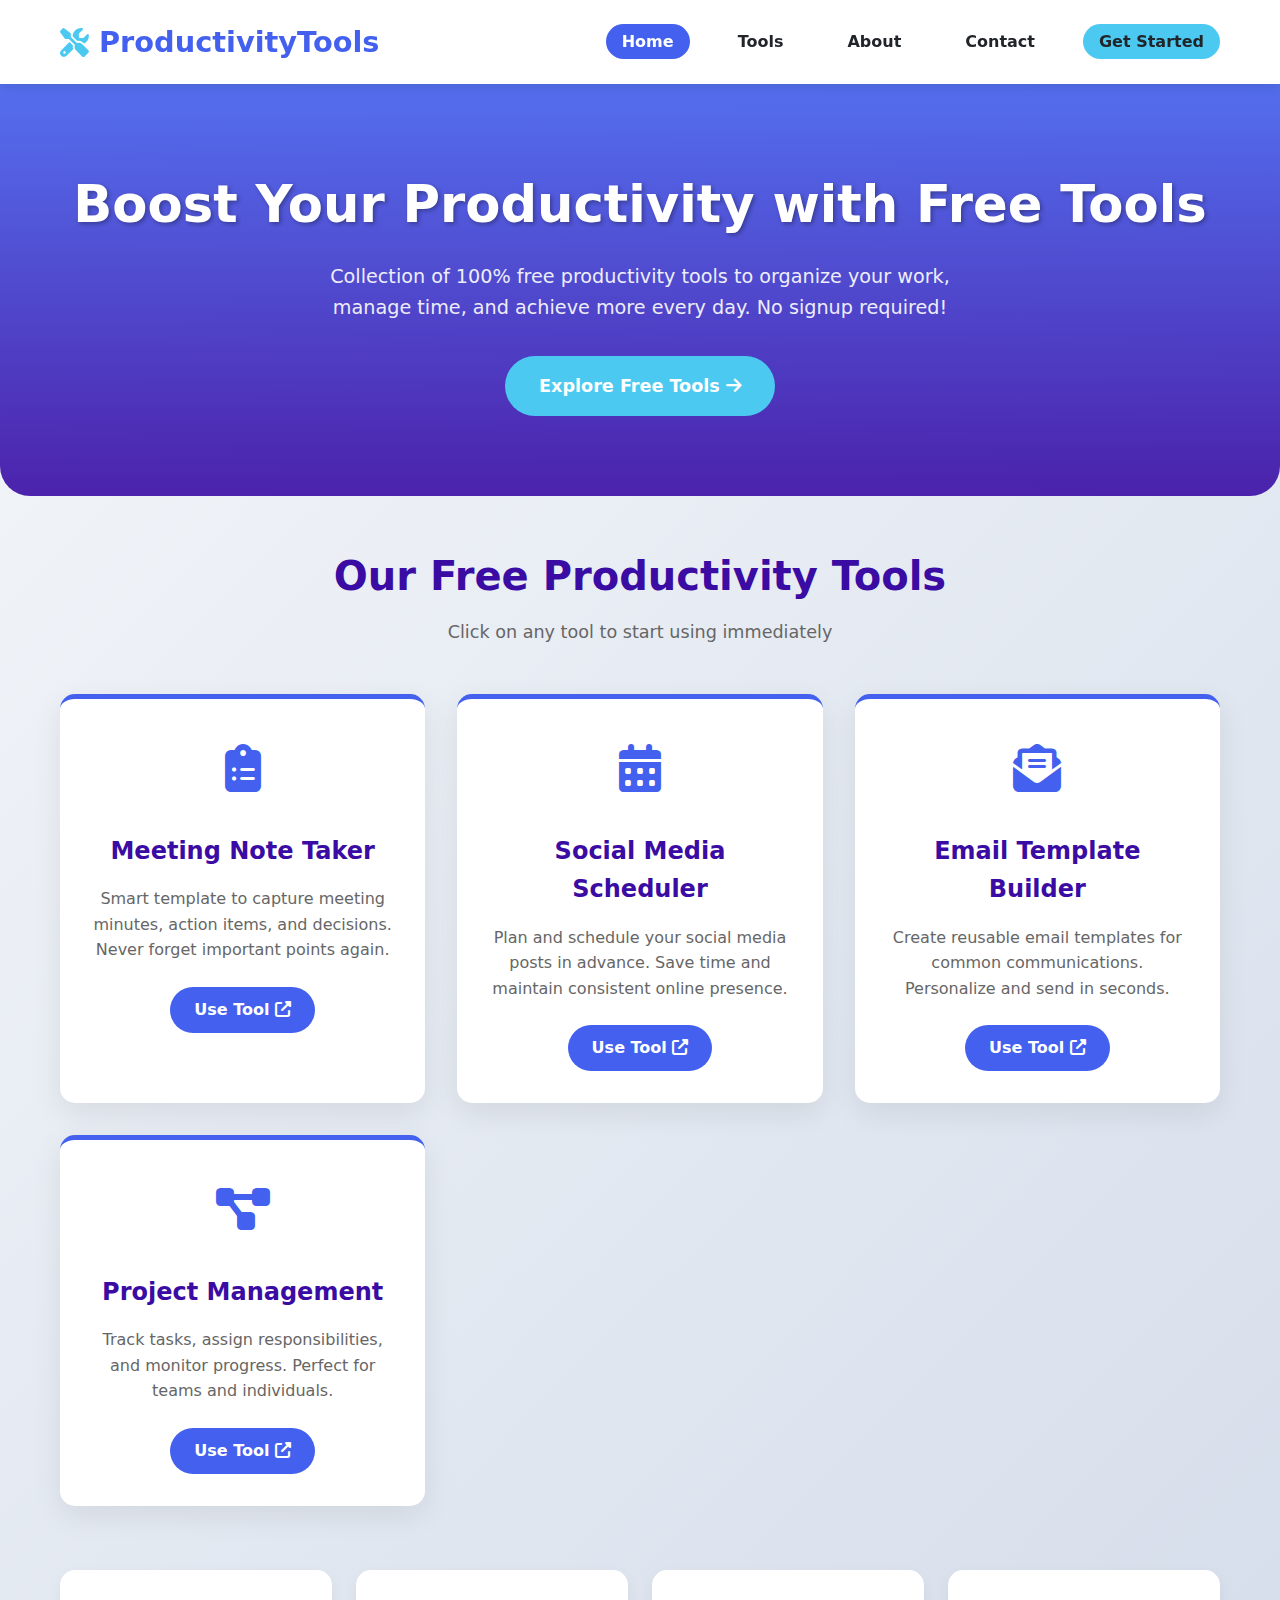
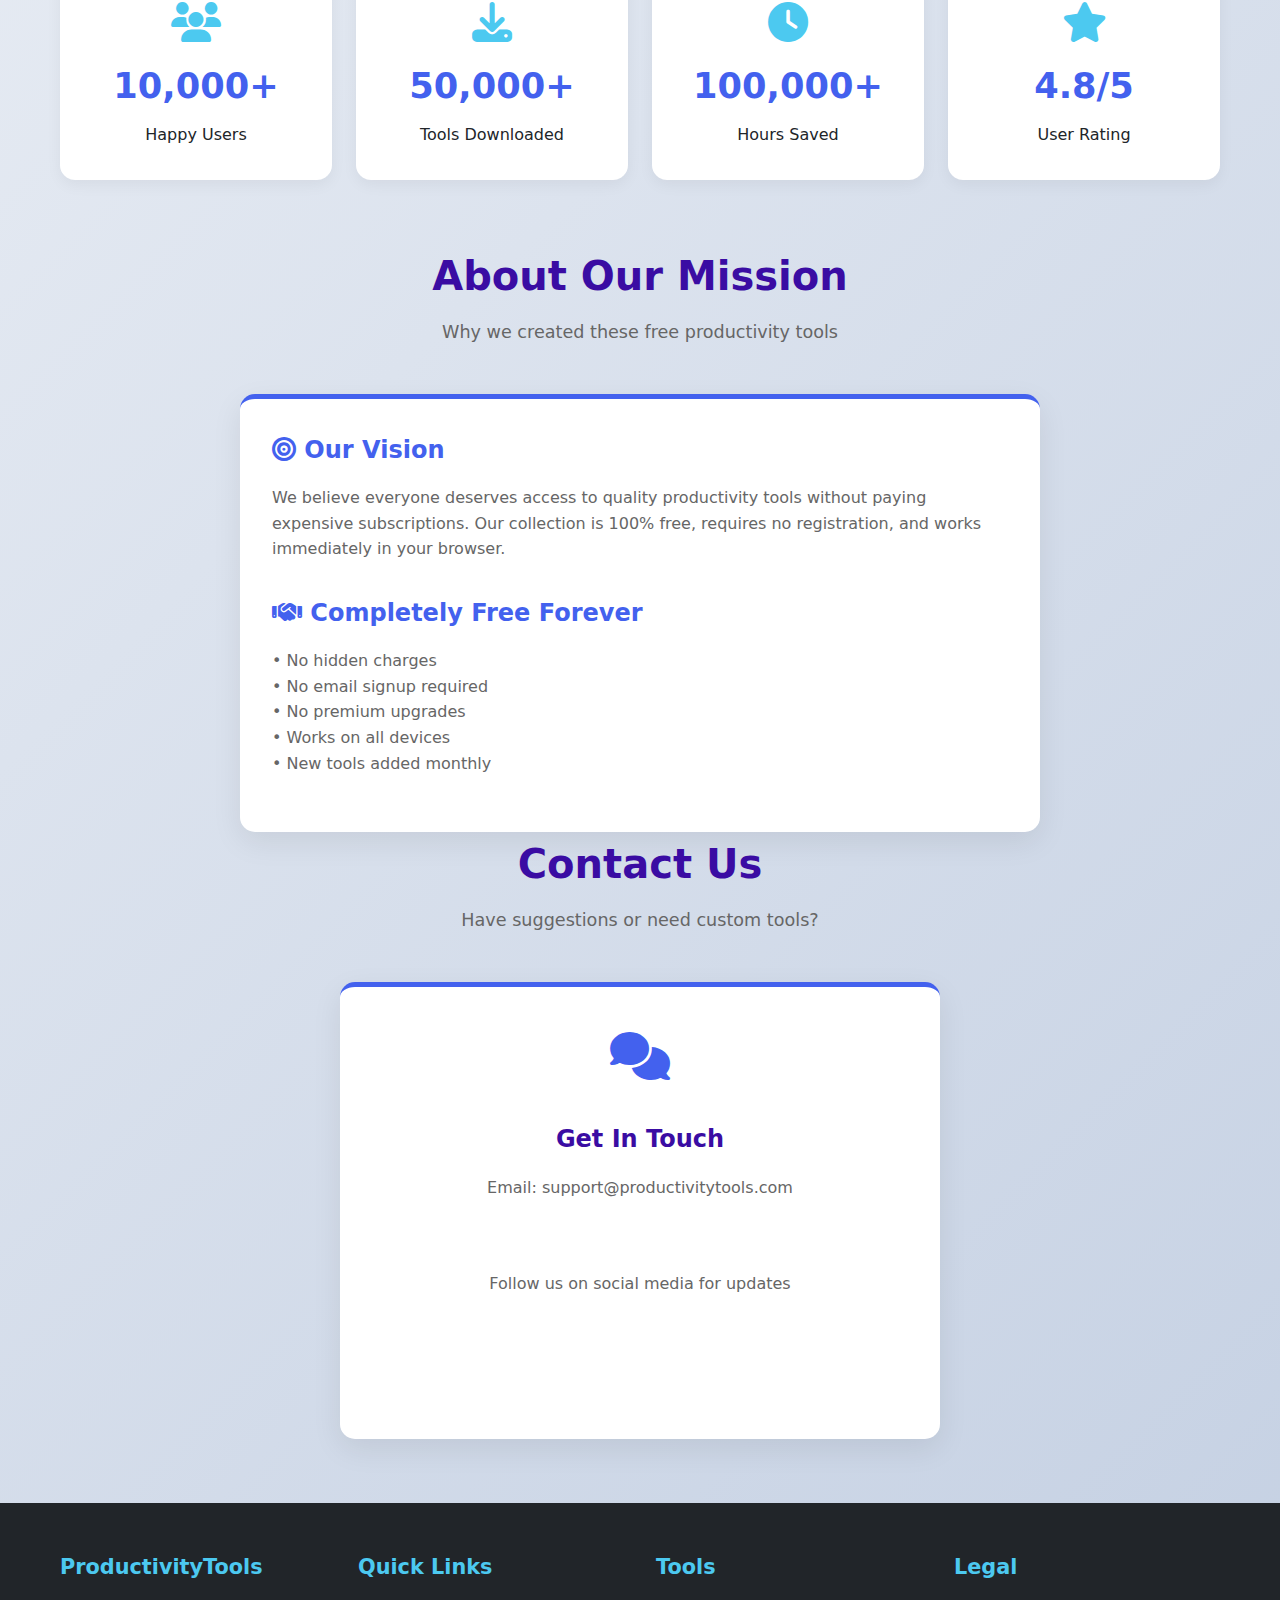
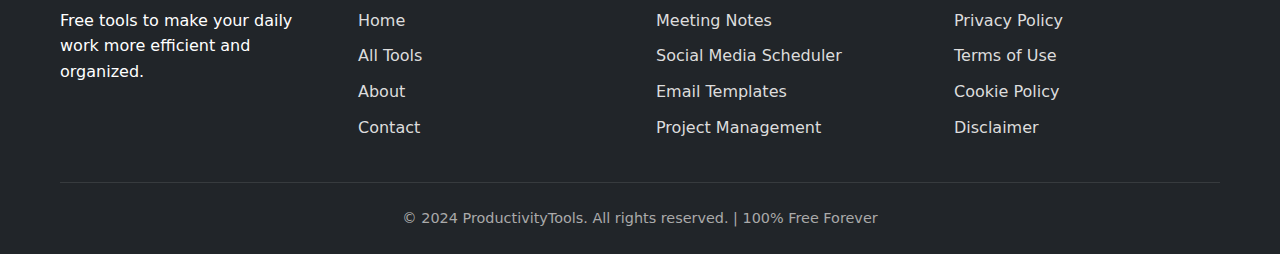
<file: index.html.html>
<!DOCTYPE html>
<html lang="hi">
<head>
    <meta charset="UTF-8">
    <meta name="viewport" content="width=device-width, initial-scale=1.0">
    <title>Productivity Tools - Free Resources for Everyone</title>
    <link rel="stylesheet" href="https://cdnjs.cloudflare.com/ajax/libs/font-awesome/6.4.0/css/all.min.css">
    <style>
        /* Modern Color Scheme - Professional & Clean */
        :root {
            --primary: #4361ee;
            --secondary: #3a0ca3;
            --accent: #4cc9f0;
            --light: #f8f9fa;
            --dark: #212529;
            --success: #4ade80;
            --warning: #f59e0b;
        }

        * {
            margin: 0;
            padding: 0;
            box-sizing: border-box;
            font-family: 'Segoe UI', system-ui, sans-serif;
        }

        body {
            background: linear-gradient(135deg, #f5f7fa 0%, #c3cfe2 100%);
            color: var(--dark);
            line-height: 1.6;
        }

        /* Header & Navigation */
        header {
            background: white;
            box-shadow: 0 4px 12px rgba(0,0,0,0.1);
            position: sticky;
            top: 0;
            z-index: 1000;
        }

        .container {
            max-width: 1200px;
            margin: 0 auto;
            padding: 0 20px;
        }

        .navbar {
            display: flex;
            justify-content: space-between;
            align-items: center;
            padding: 1.2rem 0;
        }

        .logo {
            font-size: 1.8rem;
            font-weight: 800;
            color: var(--primary);
            text-decoration: none;
            display: flex;
            align-items: center;
            gap: 10px;
        }

        .logo i {
            color: var(--accent);
        }

        .nav-links {
            display: flex;
            gap: 2rem;
            list-style: none;
        }

        .nav-links a {
            text-decoration: none;
            color: var(--dark);
            font-weight: 600;
            padding: 8px 16px;
            border-radius: 20px;
            transition: all 0.3s ease;
        }

        .nav-links a:hover {
            background: var(--primary);
            color: white;
        }

        .nav-links a.active {
            background: var(--primary);
            color: white;
        }

        .mobile-menu {
            display: none;
            font-size: 1.5rem;
            cursor: pointer;
        }

        /* Hero Section */
        .hero {
            padding: 5rem 0;
            text-align: center;
            background: linear-gradient(rgba(67, 97, 238, 0.9), rgba(58, 12, 163, 0.9)), url('https://images.unsplash.com/photo-1552664730-d307ca884978?ixlib=rb-4.0.3&auto=format&fit=crop&w=1200&q=80');
            background-size: cover;
            color: white;
            border-radius: 0 0 30px 30px;
            margin-bottom: 3rem;
        }

        .hero h1 {
            font-size: 3.2rem;
            margin-bottom: 1rem;
            text-shadow: 2px 2px 4px rgba(0,0,0,0.3);
        }

        .hero p {
            font-size: 1.2rem;
            max-width: 700px;
            margin: 0 auto 2rem;
            opacity: 0.9;
        }

        .cta-button {
            display: inline-block;
            background: var(--accent);
            color: white;
            padding: 14px 32px;
            border-radius: 30px;
            text-decoration: none;
            font-weight: 700;
            font-size: 1.1rem;
            transition: all 0.3s ease;
            border: 2px solid transparent;
        }

        .cta-button:hover {
            background: transparent;
            border-color: var(--accent);
            transform: translateY(-3px);
            box-shadow: 0 10px 20px rgba(0,0,0,0.2);
        }

        /* Features/Tools Section */
        .section-title {
            text-align: center;
            margin-bottom: 3rem;
            color: var(--secondary);
        }

        .section-title h2 {
            font-size: 2.5rem;
            margin-bottom: 10px;
        }

        .section-title p {
            color: #666;
            font-size: 1.1rem;
        }

        .tools-grid {
            display: grid;
            grid-template-columns: repeat(auto-fit, minmax(280px, 1fr));
            gap: 2rem;
            margin-bottom: 4rem;
        }

        .tool-card {
            background: white;
            border-radius: 15px;
            padding: 2rem;
            box-shadow: 0 10px 30px rgba(0,0,0,0.08);
            transition: transform 0.3s ease, box-shadow 0.3s ease;
            text-align: center;
            border-top: 5px solid var(--primary);
        }

        .tool-card:hover {
            transform: translateY(-10px);
            box-shadow: 0 15px 40px rgba(0,0,0,0.15);
        }

        .tool-icon {
            font-size: 3rem;
            color: var(--primary);
            margin-bottom: 1.5rem;
        }

        .tool-card h3 {
            font-size: 1.5rem;
            margin-bottom: 1rem;
            color: var(--secondary);
        }

        .tool-card p {
            color: #666;
            margin-bottom: 1.5rem;
            min-height: 72px;
        }

        .tool-button {
            display: inline-block;
            background: var(--primary);
            color: white;
            padding: 10px 24px;
            border-radius: 25px;
            text-decoration: none;
            font-weight: 600;
            transition: all 0.3s ease;
        }

        .tool-button:hover {
            background: var(--secondary);
            transform: scale(1.05);
        }

        /* Stats Section */
        .stats {
            display: grid;
            grid-template-columns: repeat(4, 1fr);
            gap: 1.5rem;
            margin: 4rem 0;
            text-align: center;
        }

        .stat-box {
            background: white;
            padding: 2rem;
            border-radius: 15px;
            box-shadow: 0 5px 15px rgba(0,0,0,0.05);
        }

        .stat-box i {
            font-size: 2.5rem;
            color: var(--accent);
            margin-bottom: 1rem;
        }

        .stat-box h3 {
            font-size: 2.2rem;
            color: var(--primary);
            margin-bottom: 0.5rem;
        }

        /* Footer */
        footer {
            background: var(--dark);
            color: white;
            padding: 3rem 0 1.5rem;
            margin-top: 4rem;
        }

        .footer-content {
            display: grid;
            grid-template-columns: repeat(4, 1fr);
            gap: 2rem;
            margin-bottom: 2rem;
        }

        .footer-section h4 {
            font-size: 1.3rem;
            margin-bottom: 1.5rem;
            color: var(--accent);
        }

        .footer-section ul {
            list-style: none;
        }

        .footer-section ul li {
            margin-bottom: 10px;
        }

        .footer-section a {
            color: #ddd;
            text-decoration: none;
            transition: color 0.3s ease;
        }

        .footer-section a:hover {
            color: var(--accent);
        }

        .social-icons {
            display: flex;
            gap: 1rem;
            margin-top: 1.5rem;
        }

        .social-icons a {
            display: inline-flex;
            align-items: center;
            justify-content: center;
            width: 40px;
            height: 40px;
            background: rgba(255,255,255,0.1);
            border-radius: 50%;
            color: white;
            font-size: 1.2rem;
            transition: all 0.3s ease;
        }

        .social-icons a:hover {
            background: var(--accent);
            transform: translateY(-3px);
        }

        .copyright {
            text-align: center;
            padding-top: 1.5rem;
            border-top: 1px solid rgba(255,255,255,0.1);
            color: #aaa;
            font-size: 0.9rem;
        }

        /* Mobile Responsive */
        @media (max-width: 992px) {
            .stats {
                grid-template-columns: repeat(2, 1fr);
            }
            
            .footer-content {
                grid-template-columns: repeat(2, 1fr);
            }
        }

        @media (max-width: 768px) {
            .nav-links {
                display: none;
                position: absolute;
                top: 100%;
                left: 0;
                right: 0;
                background: white;
                flex-direction: column;
                padding: 1rem;
                box-shadow: 0 10px 20px rgba(0,0,0,0.1);
            }
            
            .nav-links.active {
                display: flex;
            }
            
            .mobile-menu {
                display: block;
            }
            
            .hero h1 {
                font-size: 2.5rem;
            }
            
            .tools-grid {
                grid-template-columns: 1fr;
            }
        }

        @media (max-width: 576px) {
            .stats {
                grid-template-columns: 1fr;
            }
            
            .footer-content {
                grid-template-columns: 1fr;
            }
            
            .hero {
                padding: 3rem 0;
            }
        }
    </style>
</head>
<body>
    <!-- Header & Navigation -->
    <header>
        <div class="container">
            <nav class="navbar">
                <a href="#" class="logo">
                    <i class="fas fa-tools"></i>
                    ProductivityTools
                </a>
                
                <div class="mobile-menu" id="mobileMenu">
                    <i class="fas fa-bars"></i>
                </div>
                
                <ul class="nav-links" id="navLinks">
                    <li><a href="#" class="active">Home</a></li>
                    <li><a href="#tools">Tools</a></li>
                    <li><a href="#about">About</a></li>
                    <li><a href="#contact">Contact</a></li>
                    <li><a href="#" style="background: var(--accent);">Get Started</a></li>
                </ul>
            </nav>
        </div>
    </header>

    <!-- Hero Section -->
    <section class="hero">
        <div class="container">
            <h1>Boost Your Productivity with Free Tools</h1>
            <p>Collection of 100% free productivity tools to organize your work, manage time, and achieve more every day. No signup required!</p>
            <a href="#tools" class="cta-button">Explore Free Tools <i class="fas fa-arrow-right"></i></a>
        </div>
    </section>

    <!-- Main Tools Section -->
    <section class="container" id="tools">
        <div class="section-title">
            <h2>Our Free Productivity Tools</h2>
            <p>Click on any tool to start using immediately</p>
        </div>
        
        <div class="tools-grid">
            <!-- Tool 1: Meeting Note Taker -->
            <div class="tool-card">
                <div class="tool-icon">
                    <i class="fas fa-clipboard-list"></i>
                </div>
                <h3>Meeting Note Taker</h3>
                <p>Smart template to capture meeting minutes, action items, and decisions. Never forget important points again.</p>
                <a href="#meeting-tool" class="tool-button">Use Tool <i class="fas fa-external-link-alt"></i></a>
            </div>
            
            <!-- Tool 2: Social Media Scheduler -->
            <div class="tool-card">
                <div class="tool-icon">
                    <i class="fas fa-calendar-alt"></i>
                </div>
                <h3>Social Media Scheduler</h3>
                <p>Plan and schedule your social media posts in advance. Save time and maintain consistent online presence.</p>
                <a href="#scheduler" class="tool-button">Use Tool <i class="fas fa-external-link-alt"></i></a>
            </div>
            
            <!-- Tool 3: Email Template Builder -->
            <div class="tool-card">
                <div class="tool-icon">
                    <i class="fas fa-envelope-open-text"></i>
                </div>
                <h3>Email Template Builder</h3>
                <p>Create reusable email templates for common communications. Personalize and send in seconds.</p>
                <a href="#email-tool" class="tool-button">Use Tool <i class="fas fa-external-link-alt"></i></a>
            </div>
            
            <!-- Tool 4: Project Management Tool -->
            <div class="tool-card">
                <div class="tool-icon">
                    <i class="fas fa-project-diagram"></i>
                </div>
                <h3>Project Management</h3>
                <p>Track tasks, assign responsibilities, and monitor progress. Perfect for teams and individuals.</p>
                <a href="#project-tool" class="tool-button">Use Tool <i class="fas fa-external-link-alt"></i></a>
            </div>
        </div>
    </section>

    <!-- Stats Section -->
    <section class="container">
        <div class="stats">
            <div class="stat-box">
                <i class="fas fa-users"></i>
                <h3>10,000+</h3>
                <p>Happy Users</p>
            </div>
            <div class="stat-box">
                <i class="fas fa-download"></i>
                <h3>50,000+</h3>
                <p>Tools Downloaded</p>
            </div>
            <div class="stat-box">
                <i class="fas fa-clock"></i>
                <h3>100,000+</h3>
                <p>Hours Saved</p>
            </div>
            <div class="stat-box">
                <i class="fas fa-star"></i>
                <h3>4.8/5</h3>
                <p>User Rating</p>
            </div>
        </div>
    </section>

    <!-- About Section -->
    <section class="container" id="about">
        <div class="section-title">
            <h2>About Our Mission</h2>
            <p>Why we created these free productivity tools</p>
        </div>
        
        <div class="tool-card" style="max-width: 800px; margin: 0 auto;">
            <h3 style="text-align: left; color: var(--primary);">
                <i class="fas fa-bullseye"></i> Our Vision
            </h3>
            <p style="text-align: left; margin-top: 1rem;">
                We believe everyone deserves access to quality productivity tools without paying expensive subscriptions. 
                Our collection is 100% free, requires no registration, and works immediately in your browser.
            </p>
            
            <h3 style="text-align: left; color: var(--primary); margin-top: 2rem;">
                <i class="fas fa-handshake"></i> Completely Free Forever
            </h3>
            <p style="text-align: left; margin-top: 1rem;">
                • No hidden charges<br>
                • No email signup required<br>
                • No premium upgrades<br>
                • Works on all devices<br>
                • New tools added monthly
            </p>
        </div>
    </section>

    <!-- Contact Section -->
    <section class="container" id="contact">
        <div class="section-title">
            <h2>Contact Us</h2>
            <p>Have suggestions or need custom tools?</p>
        </div>
        
        <div class="tool-card" style="max-width: 600px; margin: 0 auto;">
            <div class="tool-icon">
                <i class="fas fa-comments"></i>
            </div>
            <h3>Get In Touch</h3>
            <p>Email: support@productivitytools.com</p>
            <p>Follow us on social media for updates</p>
            
            <div class="social-icons" style="justify-content: center;">
                <a href="#"><i class="fab fa-facebook-f"></i></a>
                <a href="#"><i class="fab fa-twitter"></i></a>
                <a href="#"><i class="fab fa-instagram"></i></a>
                <a href="#"><i class="fab fa-linkedin-in"></i></a>
            </div>
        </div>
    </section>

    <!-- Footer -->
    <footer>
        <div class="container">
            <div class="footer-content">
                <div class="footer-section">
                    <h4>ProductivityTools</h4>
                    <p>Free tools to make your daily work more efficient and organized.</p>
                </div>
                
                <div class="footer-section">
                    <h4>Quick Links</h4>
                    <ul>
                        <li><a href="#">Home</a></li>
                        <li><a href="#tools">All Tools</a></li>
                        <li><a href="#about">About</a></li>
                        <li><a href="#contact">Contact</a></li>
                    </ul>
                </div>
                
                <div class="footer-section">
                    <h4>Tools</h4>
                    <ul>
                        <li><a href="#meeting-tool">Meeting Notes</a></li>
                        <li><a href="#scheduler">Social Media Scheduler</a></li>
                        <li><a href="#email-tool">Email Templates</a></li>
                        <li><a href="#project-tool">Project Management</a></li>
                    </ul>
                </div>
                
                <div class="footer-section">
                    <h4>Legal</h4>
                    <ul>
                        <li><a href="#">Privacy Policy</a></li>
                        <li><a href="#">Terms of Use</a></li>
                        <li><a href="#">Cookie Policy</a></li>
                        <li><a href="#">Disclaimer</a></li>
                    </ul>
                </div>
            </div>
            
            <div class="copyright">
                &copy; 2024 ProductivityTools. All rights reserved. | 100% Free Forever
            </div>
        </div>
    </footer>

    <script>
        // Mobile Menu Toggle
        document.getElementById('mobileMenu').addEventListener('click', function() {
            document.getElementById('navLinks').classList.toggle('active');
        });

        // Smooth Scrolling
        document.querySelectorAll('a[href^="#"]').forEach(anchor => {
            anchor.addEventListener('click', function (e) {
                e.preventDefault();
                const targetId = this.getAttribute('href');
                if(targetId === '#') return;
                
                const targetElement = document.querySelector(targetId);
                if(targetElement) {
                    window.scrollTo({
                        top: targetElement.offsetTop - 80,
                        behavior: 'smooth'
                    });
                    
                    // Close mobile menu if open
                    document.getElementById('navLinks').classList.remove('active');
                }
            });
        });

        // Tool buttons alert (temporary)
        document.querySelectorAll('.tool-button').forEach(button => {
            button.addEventListener('click', function(e) {
                if(this.getAttribute('href').startsWith('#')) {
                    e.preventDefault();
                    const toolName = this.closest('.tool-card').querySelector('h3').textContent;
                    alert(`🚀 ${toolName} is loading...\n\n(Note: Individual tool pages will be added soon!)`);
                }
            });
        });

        // Add animation on scroll
        window.addEventListener('scroll', function() {
            const scrollPosition = window.scrollY;
            const header = document.querySelector('header');
            
            if(scrollPosition > 100) {
                header.style.boxShadow = '0 6px 20px rgba(0,0,0,0.1)';
            } else {
                header.style.boxShadow = '0 4px 12px rgba(0,0,0,0.1)';
            }
        });
    </script>
</body>
</html>
</file>
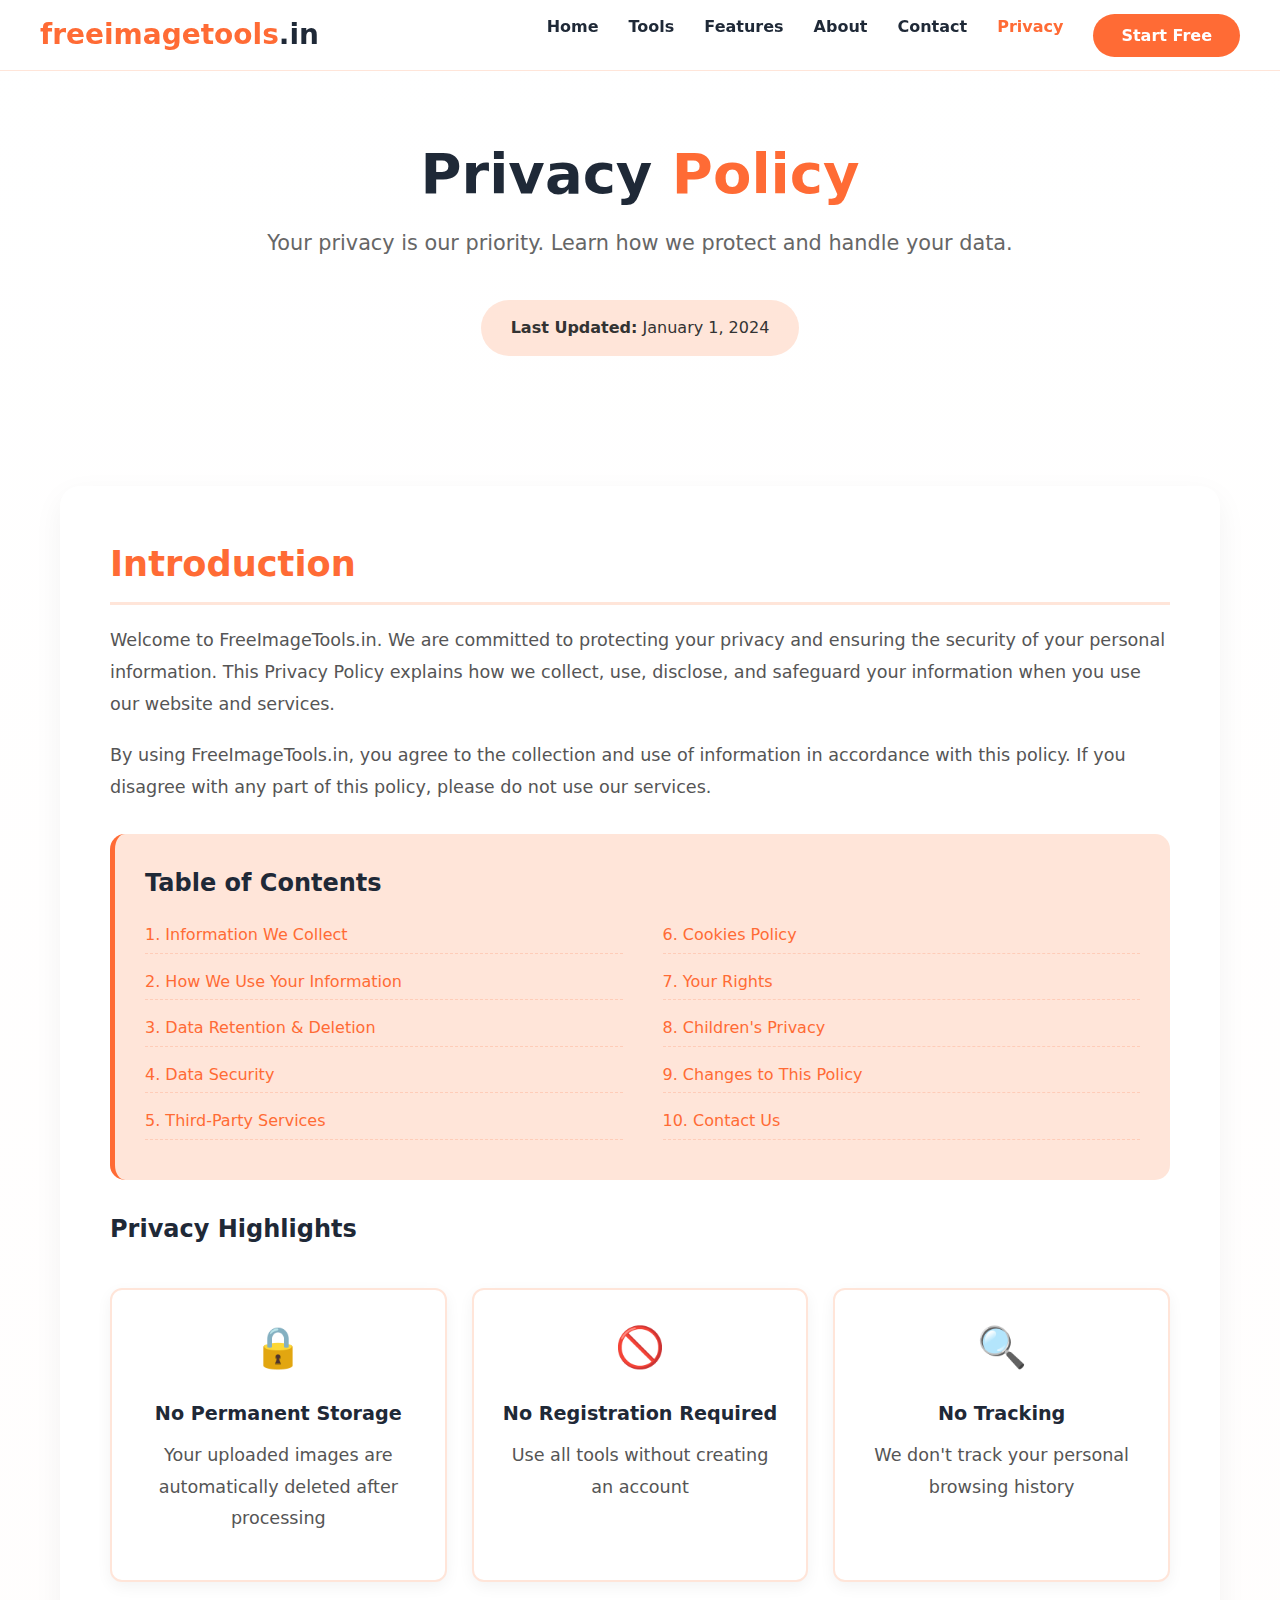
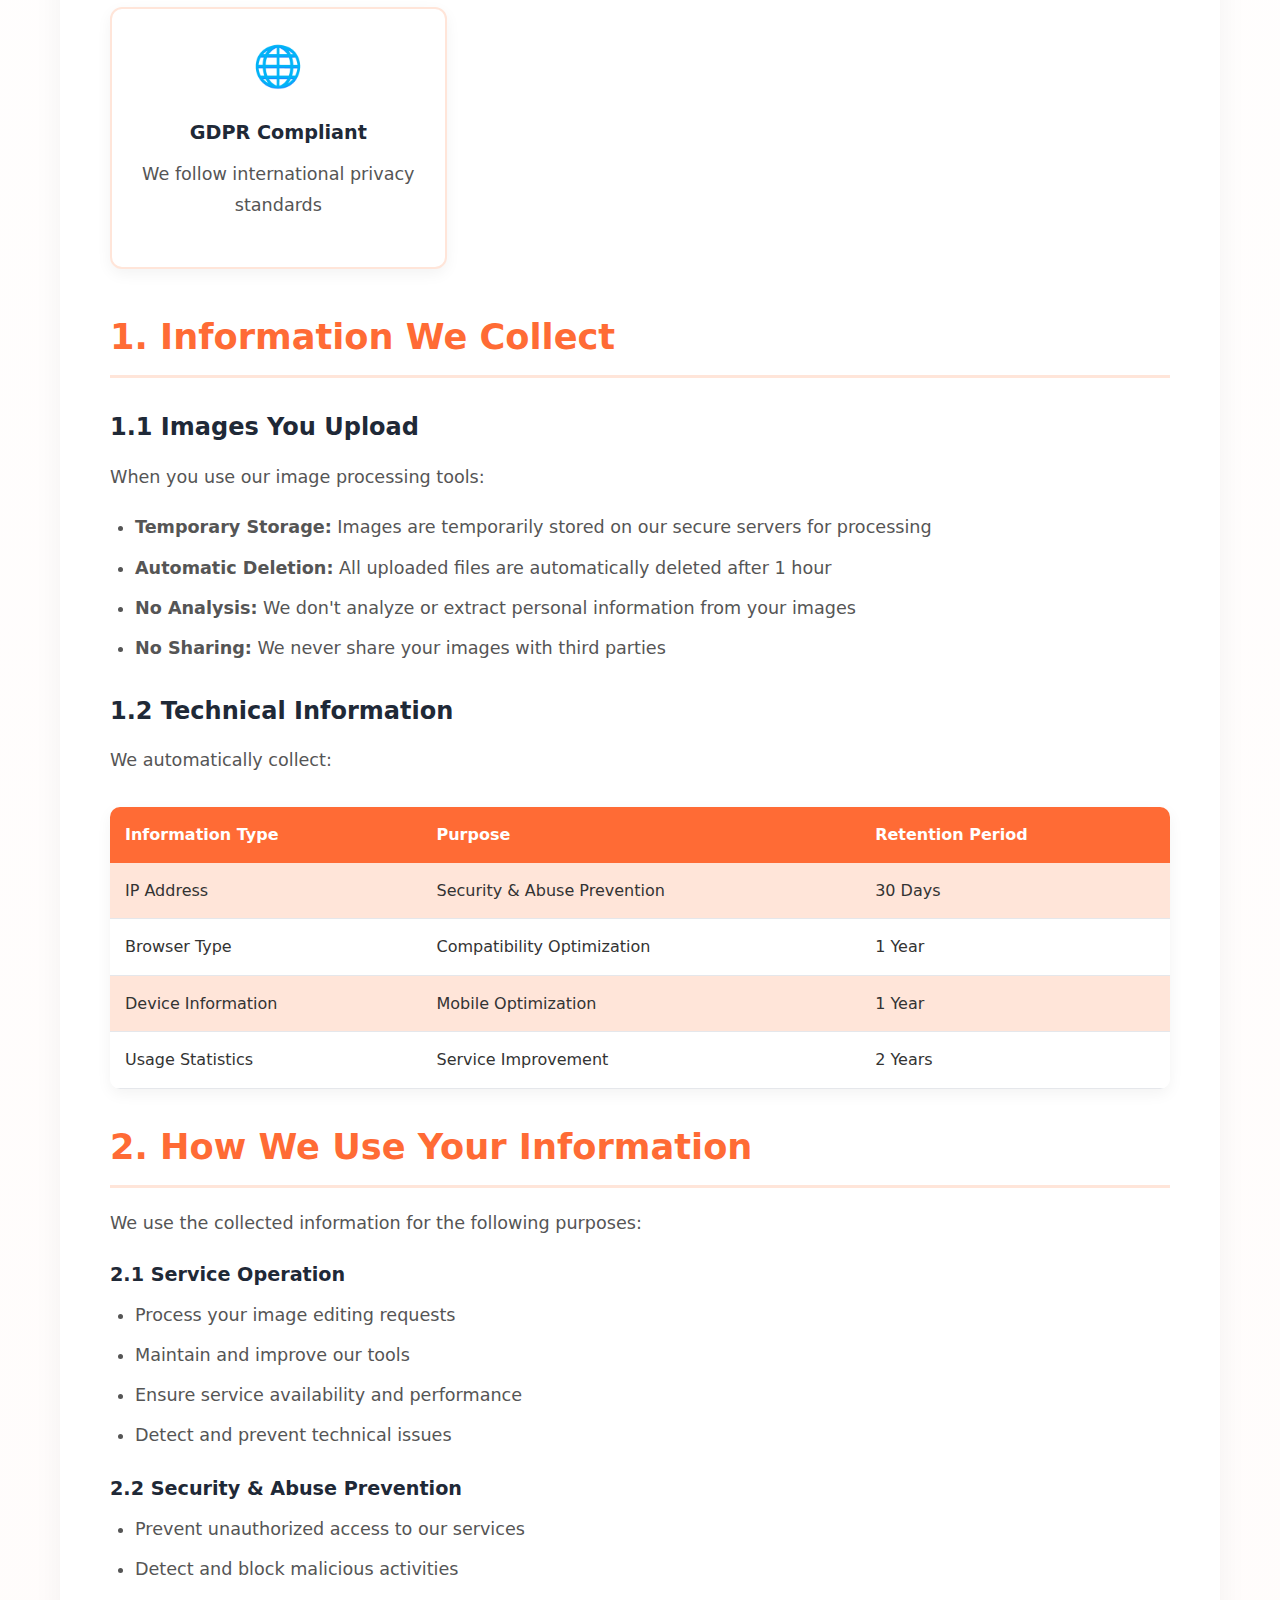
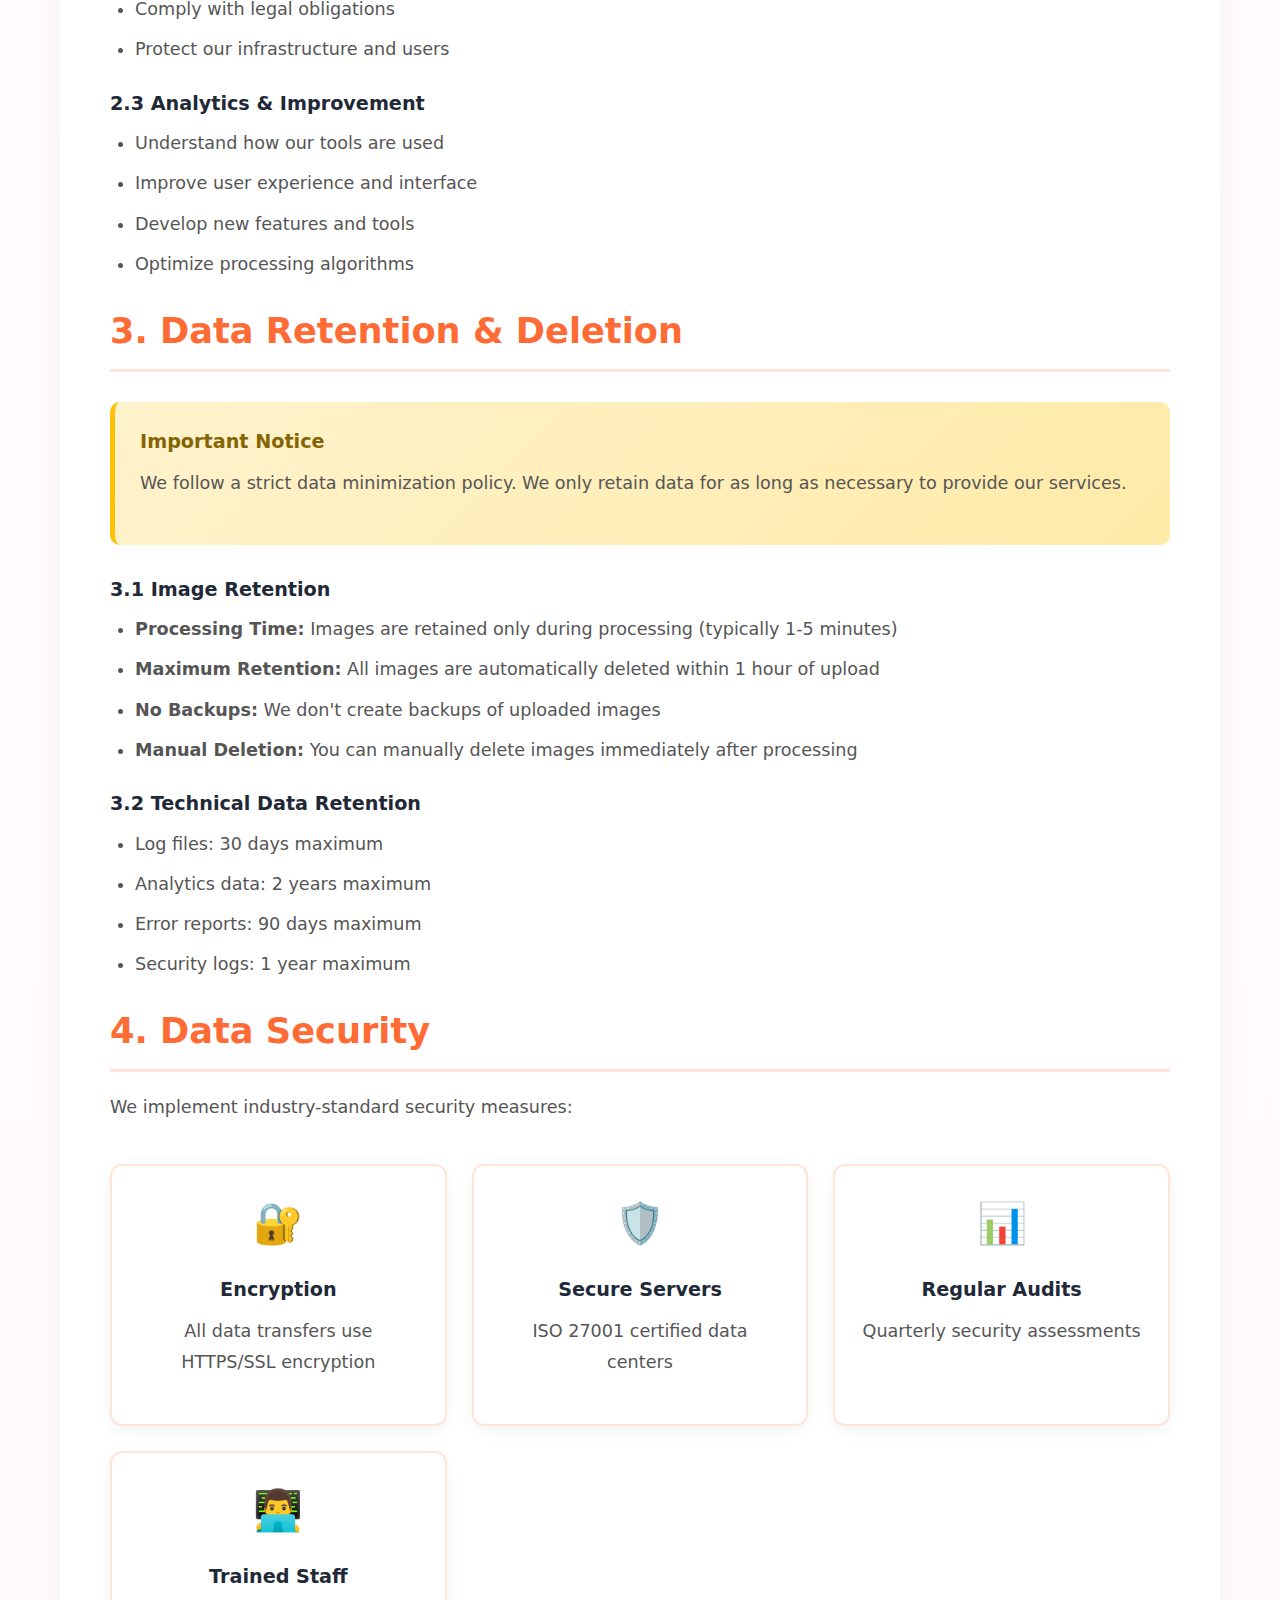
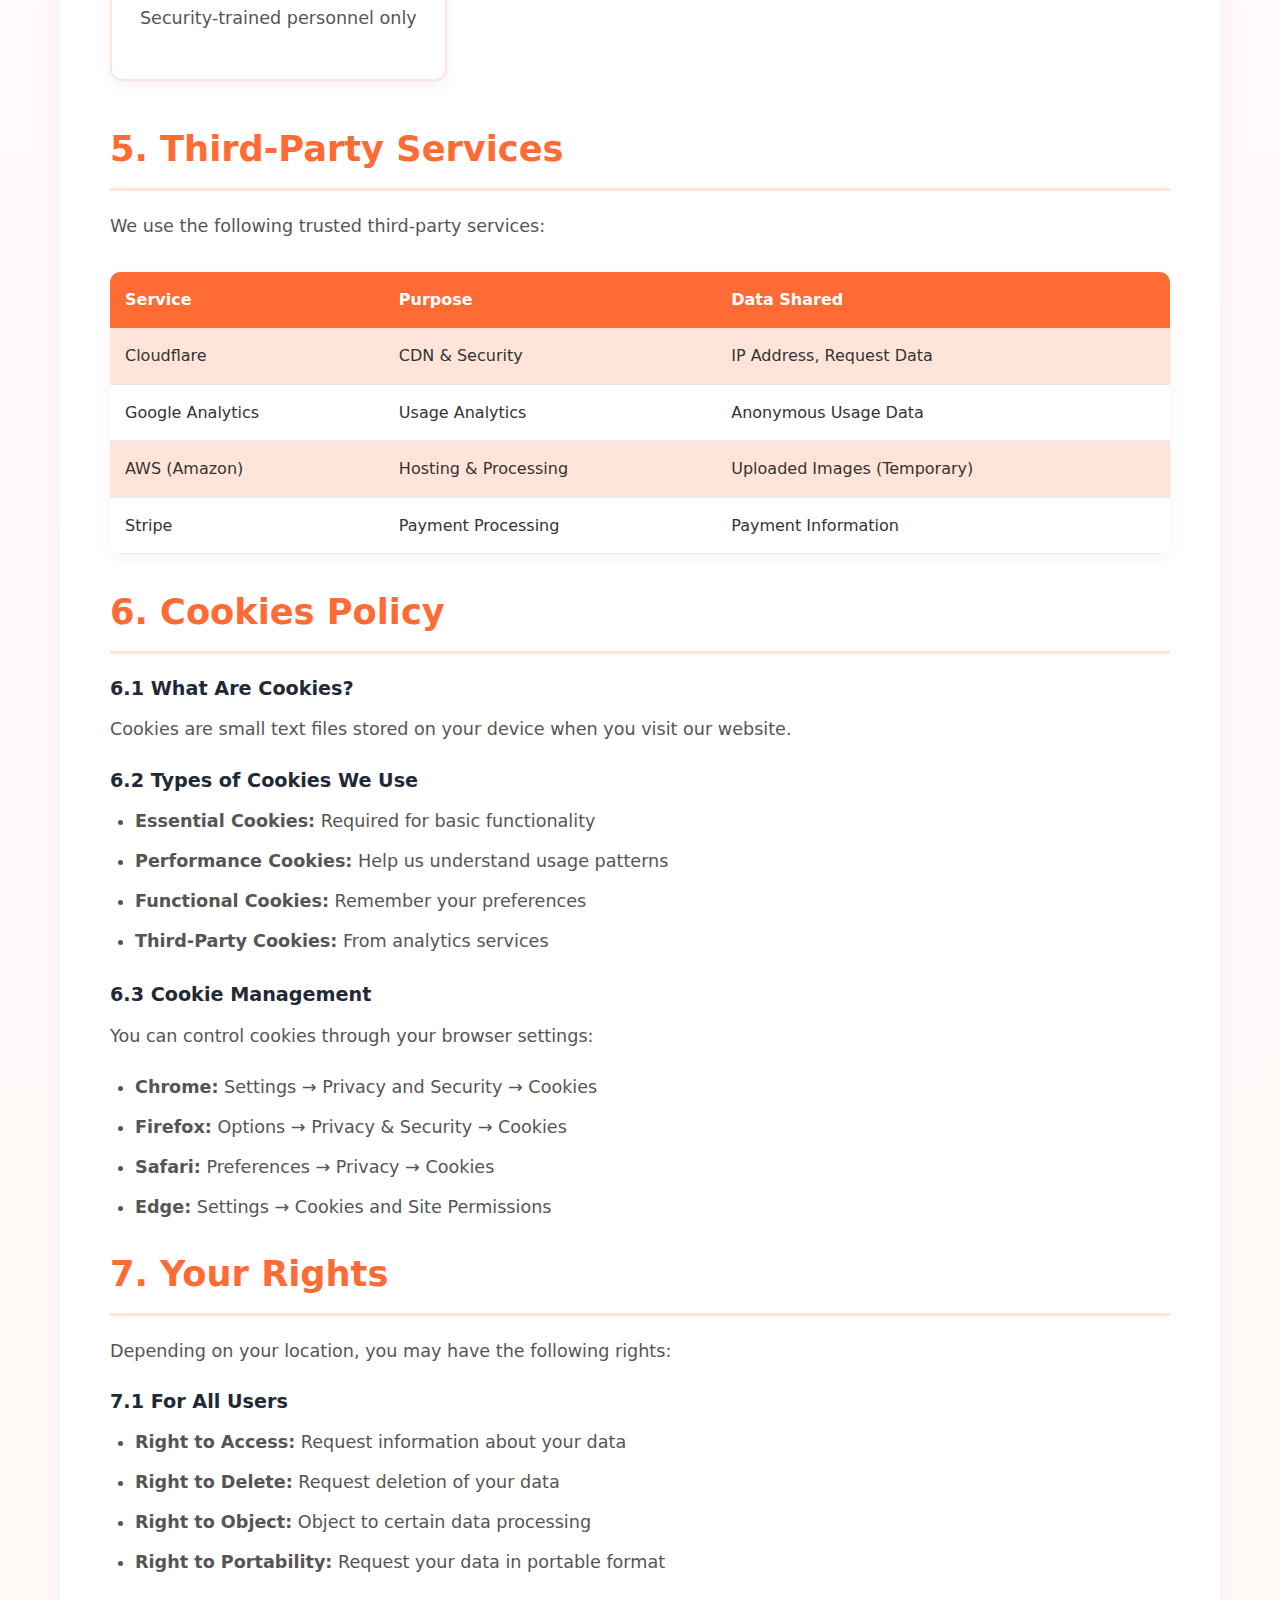
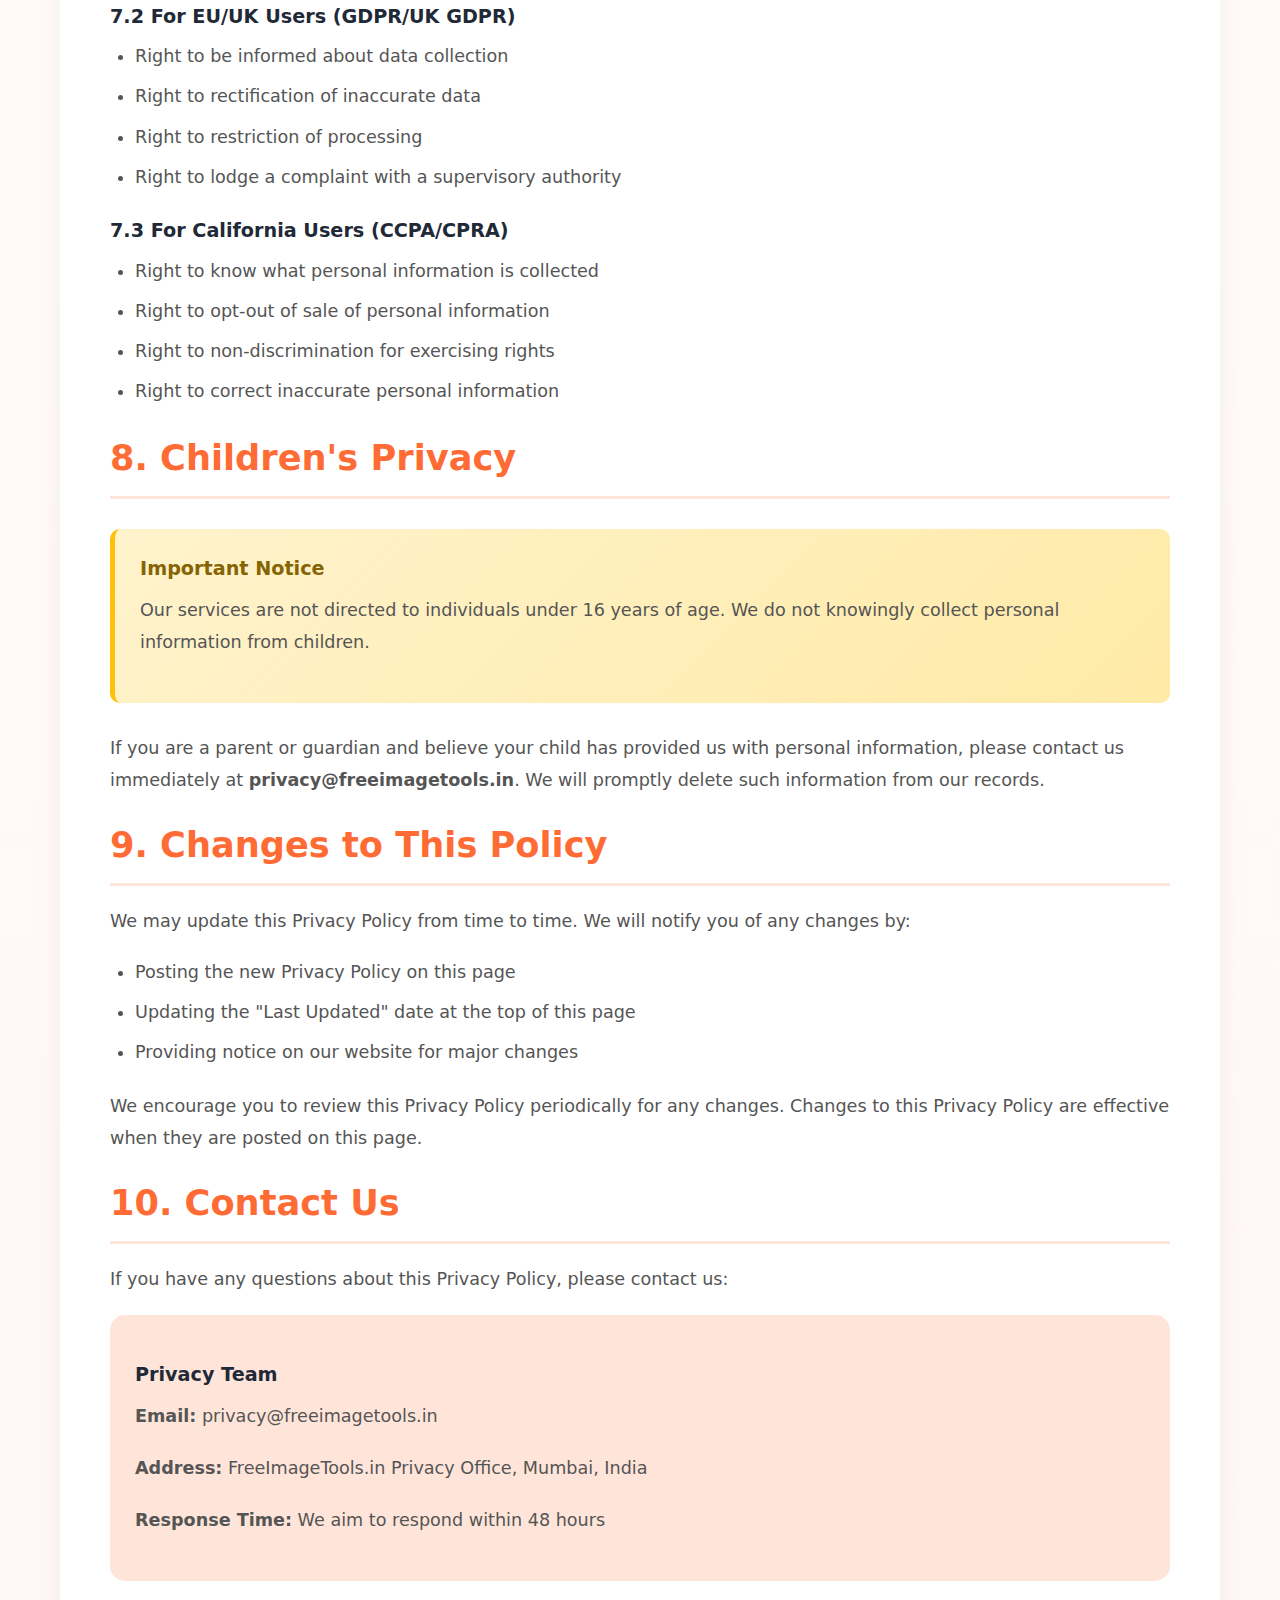
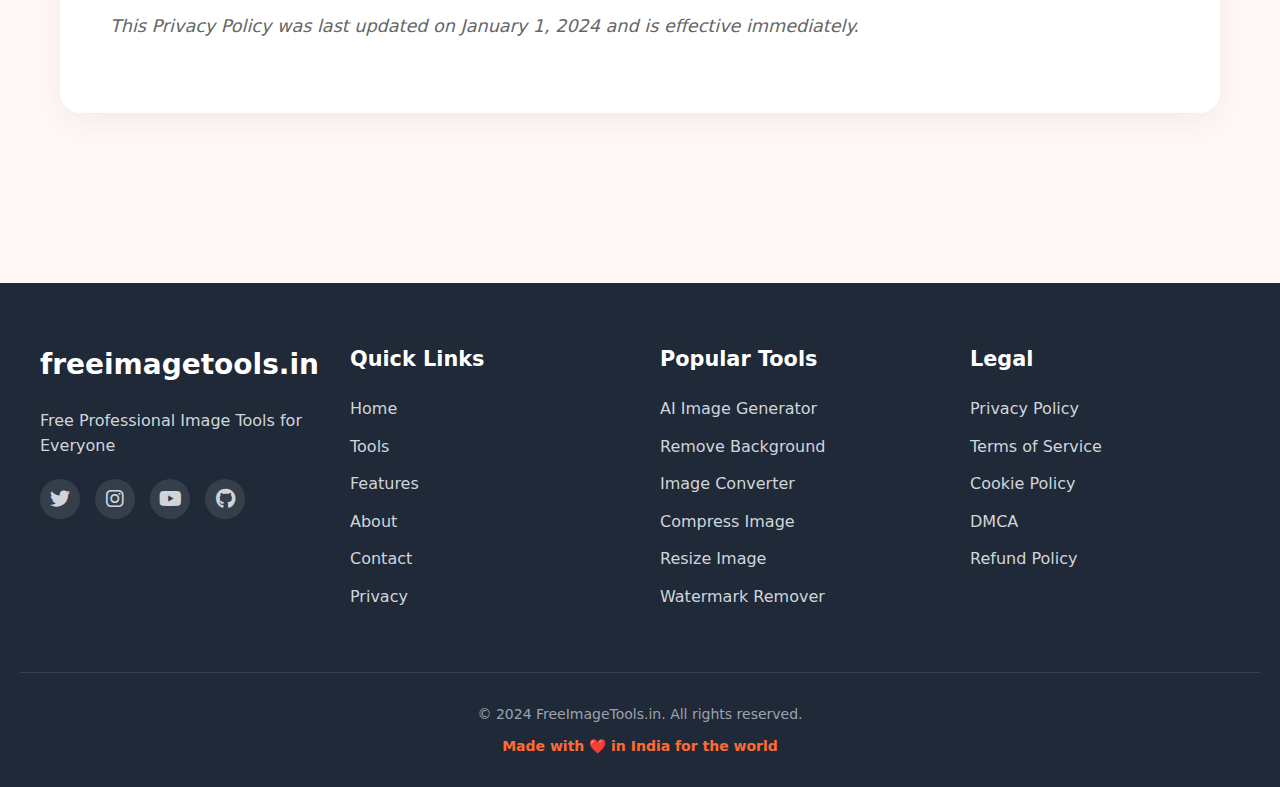
<file: privacy.html>
<!DOCTYPE html>
<html lang="en">
<head>
<meta charset="UTF-8">
<meta name="viewport" content="width=device-width, initial-scale=1.0">
<title>Privacy Policy - FreeImageTools.in</title>
<link rel="stylesheet" href="https://cdnjs.cloudflare.com/ajax/libs/font-awesome/6.4.0/css/all.min.css">
<style>
/* ====== ORANGE THEME CSS ====== */
:root {
--orange-primary: #FF6B35;
--orange-light: #FFE5D9;
--orange-dark: #E55A2B;
--gray-dark: #1F2937;
--gray-light: #F9FAFB;
--white: #FFFFFF;
}

* {
margin: 0;
padding: 0;
box-sizing: border-box;
font-family: 'Segoe UI', system-ui, sans-serif;
}

html {
scroll-behavior: smooth;
}

body {
background: linear-gradient(to bottom, #FFFFFF, #FFF7F5);
color: #333;
line-height: 1.6;
min-height: 100vh;
}

/* ====== HEADER ====== */
header {
position: fixed;
top: 0;
width: 100%;
background: rgba(255, 255, 255, 0.95);
backdrop-filter: blur(10px);
border-bottom: 1px solid #FFE5D9;
z-index: 1000;
padding: 0 20px;
}

.header-container {
max-width: 1200px;
margin: 0 auto;
display: flex;
justify-content: space-between;
align-items: center;
height: 70px;
}

.logo {
font-size: 28px;
font-weight: 800;
color: var(--orange-primary);
text-decoration: none;
}

.logo span {
color: var(--gray-dark);
}

.nav-menu {
display: flex;
gap: 30px;
}

.nav-menu a {
text-decoration: none;
color: var(--gray-dark);
font-weight: 600;
font-size: 16px;
transition: color 0.3s;
}

.nav-menu a:hover, .nav-menu a.active {
color: var(--orange-primary);
}

.mobile-menu-btn {
display: none;
background: none;
border: none;
font-size: 24px;
cursor: pointer;
color: var(--orange-primary);
}

.cta-button {
background: var(--orange-primary);
color: white;
border: none;
padding: 12px 28px;
border-radius: 50px;
font-weight: 700;
font-size: 16px;
cursor: pointer;
transition: background 0.3s;
}

.cta-button:hover {
background: var(--orange-dark);
}

/* ====== HERO SECTION ====== */
.hero {
padding: 140px 20px 60px;
text-align: center;
max-width: 1000px;
margin: 0 auto;
}

.hero h1 {
font-size: 3.5rem;
color: var(--gray-dark);
margin-bottom: 20px;
line-height: 1.2;
}

.hero h1 span {
color: var(--orange-primary);
}

.hero p {
font-size: 1.3rem;
color: #666;
margin-bottom: 40px;
max-width: 800px;
margin-left: auto;
margin-right: auto;
}

/* ====== PAGE CONTENT ====== */
.page-content {
padding: 70px 20px;
max-width: 1200px;
margin: 0 auto;
}

.content-box {
background: white;
padding: 50px;
border-radius: 20px;
box-shadow: 0 10px 30px rgba(0,0,0,0.05);
margin-bottom: 40px;
}

.content-box h2 {
color: var(--orange-primary);
margin-bottom: 20px;
font-size: 2.2rem;
border-bottom: 3px solid var(--orange-light);
padding-bottom: 10px;
}

.content-box h3 {
color: var(--gray-dark);
margin: 30px 0 15px;
font-size: 1.5rem;
}

.content-box h4 {
color: var(--gray-dark);
margin: 20px 0 10px;
font-size: 1.2rem;
}

.content-box p {
margin-bottom: 20px;
line-height: 1.8;
color: #555;
font-size: 1.1rem;
}

.content-box ul, .content-box ol {
margin-left: 25px;
margin-bottom: 25px;
}

.content-box li {
margin-bottom: 12px;
color: #555;
font-size: 1.1rem;
line-height: 1.6;
}

/* ====== TABLE OF CONTENTS ====== */
.toc-container {
background: var(--orange-light);
padding: 30px;
border-radius: 15px;
margin: 30px 0;
border-left: 5px solid var(--orange-primary);
}

.toc-container h3 {
margin-top: 0;
color: var(--gray-dark);
}

.toc-list {
column-count: 2;
column-gap: 40px;
}

@media (max-width: 768px) {
.toc-list {
column-count: 1;
}
}

.toc-list a {
color: var(--orange-primary);
text-decoration: none;
display: block;
margin-bottom: 10px;
padding: 5px 0;
border-bottom: 1px dashed rgba(255, 107, 53, 0.2);
}

.toc-list a:hover {
color: var(--orange-dark);
text-decoration: underline;
}

/* ====== PRIVACY HIGHLIGHTS ====== */
.privacy-highlights {
display: grid;
grid-template-columns: repeat(auto-fit, minmax(250px, 1fr));
gap: 25px;
margin: 40px 0;
}

.highlight-card {
background: white;
border: 2px solid var(--orange-light);
border-radius: 12px;
padding: 25px;
text-align: center;
box-shadow: 0 5px 15px rgba(0,0,0,0.05);
}

.highlight-icon {
font-size: 40px;
color: var(--orange-primary);
margin-bottom: 15px;
}

/* ====== DATA TABLE ====== */
.data-table {
width: 100%;
border-collapse: collapse;
margin: 30px 0;
box-shadow: 0 5px 15px rgba(0,0,0,0.05);
border-radius: 10px;
overflow: hidden;
}

.data-table th {
background: var(--orange-primary);
color: white;
padding: 15px;
text-align: left;
font-weight: 600;
}

.data-table td {
padding: 15px;
border-bottom: 1px solid #E5E7EB;
}

.data-table tr:nth-child(even) {
background: var(--orange-light);
}

.data-table tr:hover {
background: #FFE5D9;
}

/* ====== UPDATE NOTICE ====== */
.update-notice {
background: linear-gradient(135deg, #FFF3CD, #FFEAA7);
border-left: 5px solid #FFC107;
padding: 25px;
border-radius: 10px;
margin: 30px 0;
}

.update-notice h4 {
color: #856404;
margin-top: 0;
}

/* ====== FOOTER ====== */
footer {
background: var(--gray-dark);
color: white;
padding: 60px 20px 30px;
margin-top: 60px;
}

.footer-grid {
display: grid;
grid-template-columns: repeat(auto-fit, minmax(250px, 1fr));
gap: 40px;
max-width: 1200px;
margin: 0 auto;
}

.footer-column h3 {
font-size: 1.3rem;
margin-bottom: 20px;
color: white;
}

.footer-column a {
color: #D1D5DB;
text-decoration: none;
display: block;
margin-bottom: 12px;
transition: color 0.3s;
}

.footer-column a:hover {
color: var(--orange-primary);
}

.social-icons {
display: flex;
gap: 15px;
margin-top: 20px;
}

.social-icons a {
font-size: 20px;
background: rgba(255,255,255,0.1);
width: 40px;
height: 40px;
border-radius: 50%;
display: flex;
align-items: center;
justify-content: center;
}

.copyright {
text-align: center;
margin-top: 50px;
padding-top: 30px;
border-top: 1px solid #374151;
color: #9CA3AF;
font-size: 14px;
}

/* ====== RESPONSIVE ====== */
@media (max-width: 768px) {
.hero h1 { font-size: 2.5rem; }
.nav-menu {
display: none;
position: absolute;
top: 70px;
left: 0;
width: 100%;
background: white;
flex-direction: column;
padding: 20px;
box-shadow: 0 10px 20px rgba(0,0,0,0.1);
border-top: 1px solid #FFE5D9;
}
.nav-menu.active {
display: flex;
}
.mobile-menu-btn {
display: block;
}
.content-box {
padding: 30px 20px;
}
.data-table {
display: block;
overflow-x: auto;
}
}

@media (max-width: 480px) {
.hero { padding: 120px 15px 40px; }
.hero h1 { font-size: 2rem; }
.content-box { padding: 25px 15px; }
}
</style>
</head>
<body>
<!-- 🔴 HEADER -->
<header>
<div class="header-container">
<a href="index.html" class="logo">
freeimagetools<span>.in</span>
</a>

<button class="mobile-menu-btn" onclick="toggleMobileMenu()">
<i class="fas fa-bars"></i>
</button>

<nav class="nav-menu">
<a href="index.html">Home</a>
<a href="tools.html">Tools</a>
<a href="features.html">Features</a>
<a href="about.html">About</a>
<a href="contact.html">Contact</a>
<a href="privacy.html" class="active">Privacy</a>
<button class="cta-button">Start Free</button>
</nav>
</div>
</header>

<!-- 🔴 HERO SECTION -->
<section class="hero">
<h1>Privacy <span>Policy</span></h1>
<p>Your privacy is our priority. Learn how we protect and handle your data.</p>
<div style="background: var(--orange-light); padding: 15px 30px; border-radius: 50px; display: inline-block;">
<strong>Last Updated:</strong> January 1, 2024
</div>
</section>

<!-- 🔴 MAIN CONTENT -->
<div class="page-content">
<div class="content-box">
<!-- Introduction -->
<h2>Introduction</h2>
<p>Welcome to FreeImageTools.in. We are committed to protecting your privacy and ensuring the security of your personal information. This Privacy Policy explains how we collect, use, disclose, and safeguard your information when you use our website and services.</p>

<p>By using FreeImageTools.in, you agree to the collection and use of information in accordance with this policy. If you disagree with any part of this policy, please do not use our services.</p>

<!-- Table of Contents -->
<div class="toc-container">
<h3>Table of Contents</h3>
<div class="toc-list">
<a href="#information-collected">1. Information We Collect</a>
<a href="#how-we-use">2. How We Use Your Information</a>
<a href="#data-retention">3. Data Retention & Deletion</a>
<a href="#data-security">4. Data Security</a>
<a href="#third-party">5. Third-Party Services</a>
<a href="#cookies">6. Cookies Policy</a>
<a href="#user-rights">7. Your Rights</a>
<a href="#children-privacy">8. Children's Privacy</a>
<a href="#changes">9. Changes to This Policy</a>
<a href="#contact">10. Contact Us</a>
</div>
</div>

<!-- Privacy Highlights -->
<h3>Privacy Highlights</h3>
<div class="privacy-highlights">
<div class="highlight-card">
<div class="highlight-icon">🔒</div>
<h4>No Permanent Storage</h4>
<p>Your uploaded images are automatically deleted after processing</p>
</div>

<div class="highlight-card">
<div class="highlight-icon">🚫</div>
<h4>No Registration Required</h4>
<p>Use all tools without creating an account</p>
</div>

<div class="highlight-card">
<div class="highlight-icon">🔍</div>
<h4>No Tracking</h4>
<p>We don't track your personal browsing history</p>
</div>

<div class="highlight-card">
<div class="highlight-icon">🌐</div>
<h4>GDPR Compliant</h4>
<p>We follow international privacy standards</p>
</div>
</div>

<!-- Section 1: Information Collected -->
<h2 id="information-collected">1. Information We Collect</h2>

<h3>1.1 Images You Upload</h3>
<p>When you use our image processing tools:</p>
<ul>
<li><strong>Temporary Storage:</strong> Images are temporarily stored on our secure servers for processing</li>
<li><strong>Automatic Deletion:</strong> All uploaded files are automatically deleted after 1 hour</li>
<li><strong>No Analysis:</strong> We don't analyze or extract personal information from your images</li>
<li><strong>No Sharing:</strong> We never share your images with third parties</li>
</ul>

<h3>1.2 Technical Information</h3>
<p>We automatically collect:</p>
<table class="data-table">
<tr>
<th>Information Type</th>
<th>Purpose</th>
<th>Retention Period</th>
</tr>
<tr>
<td>IP Address</td>
<td>Security & Abuse Prevention</td>
<td>30 Days</td>
</tr>
<tr>
<td>Browser Type</td>
<td>Compatibility Optimization</td>
<td>1 Year</td>
</tr>
<tr>
<td>Device Information</td>
<td>Mobile Optimization</td>
<td>1 Year</td>
</tr>
<tr>
<td>Usage Statistics</td>
<td>Service Improvement</td>
<td>2 Years</td>
</tr>
</table>

<!-- Section 2: How We Use -->
<h2 id="how-we-use">2. How We Use Your Information</h2>

<p>We use the collected information for the following purposes:</p>

<h4>2.1 Service Operation</h4>
<ul>
<li>Process your image editing requests</li>
<li>Maintain and improve our tools</li>
<li>Ensure service availability and performance</li>
<li>Detect and prevent technical issues</li>
</ul>

<h4>2.2 Security & Abuse Prevention</h4>
<ul>
<li>Prevent unauthorized access to our services</li>
<li>Detect and block malicious activities</li>
<li>Comply with legal obligations</li>
<li>Protect our infrastructure and users</li>
</ul>

<h4>2.3 Analytics & Improvement</h4>
<ul>
<li>Understand how our tools are used</li>
<li>Improve user experience and interface</li>
<li>Develop new features and tools</li>
<li>Optimize processing algorithms</li>
</ul>

<!-- Section 3: Data Retention -->
<h2 id="data-retention">3. Data Retention & Deletion</h2>

<div class="update-notice">
<h4>Important Notice</h4>
<p>We follow a strict data minimization policy. We only retain data for as long as necessary to provide our services.</p>
</div>

<h4>3.1 Image Retention</h4>
<ul>
<li><strong>Processing Time:</strong> Images are retained only during processing (typically 1-5 minutes)</li>
<li><strong>Maximum Retention:</strong> All images are automatically deleted within 1 hour of upload</li>
<li><strong>No Backups:</strong> We don't create backups of uploaded images</li>
<li><strong>Manual Deletion:</strong> You can manually delete images immediately after processing</li>
</ul>

<h4>3.2 Technical Data Retention</h4>
<ul>
<li>Log files: 30 days maximum</li>
<li>Analytics data: 2 years maximum</li>
<li>Error reports: 90 days maximum</li>
<li>Security logs: 1 year maximum</li>
</ul>

<!-- Section 4: Data Security -->
<h2 id="data-security">4. Data Security</h2>

<p>We implement industry-standard security measures:</p>

<div class="privacy-highlights">
<div class="highlight-card">
<div class="highlight-icon">🔐</div>
<h4>Encryption</h4>
<p>All data transfers use HTTPS/SSL encryption</p>
</div>

<div class="highlight-card">
<div class="highlight-icon">🛡️</div>
<h4>Secure Servers</h4>
<p>ISO 27001 certified data centers</p>
</div>

<div class="highlight-card">
<div class="highlight-icon">📊</div>
<h4>Regular Audits</h4>
<p>Quarterly security assessments</p>
</div>

<div class="highlight-card">
<div class="highlight-icon">👨‍💻</div>
<h4>Trained Staff</h4>
<p>Security-trained personnel only</p>
</div>
</div>

<!-- Section 5: Third-Party Services -->
<h2 id="third-party">5. Third-Party Services</h2>

<p>We use the following trusted third-party services:</p>

<table class="data-table">
<tr>
<th>Service</th>
<th>Purpose</th>
<th>Data Shared</th>
</tr>
<tr>
<td>Cloudflare</td>
<td>CDN & Security</td>
<td>IP Address, Request Data</td>
</tr>
<tr>
<td>Google Analytics</td>
<td>Usage Analytics</td>
<td>Anonymous Usage Data</td>
</tr>
<tr>
<td>AWS (Amazon)</td>
<td>Hosting & Processing</td>
<td>Uploaded Images (Temporary)</td>
</tr>
<tr>
<td>Stripe</td>
<td>Payment Processing</td>
<td>Payment Information</td>
</tr>
</table>

<!-- Section 6: Cookies -->
<h2 id="cookies">6. Cookies Policy</h2>

<h4>6.1 What Are Cookies?</h4>
<p>Cookies are small text files stored on your device when you visit our website.</p>

<h4>6.2 Types of Cookies We Use</h4>
<ul>
<li><strong>Essential Cookies:</strong> Required for basic functionality</li>
<li><strong>Performance Cookies:</strong> Help us understand usage patterns</li>
<li><strong>Functional Cookies:</strong> Remember your preferences</li>
<li><strong>Third-Party Cookies:</strong> From analytics services</li>
</ul>

<h4>6.3 Cookie Management</h4>
<p>You can control cookies through your browser settings:</p>
<ul>
<li><strong>Chrome:</strong> Settings → Privacy and Security → Cookies</li>
<li><strong>Firefox:</strong> Options → Privacy & Security → Cookies</li>
<li><strong>Safari:</strong> Preferences → Privacy → Cookies</li>
<li><strong>Edge:</strong> Settings → Cookies and Site Permissions</li>
</ul>

<!-- Section 7: User Rights -->
<h2 id="user-rights">7. Your Rights</h2>

<p>Depending on your location, you may have the following rights:</p>

<h4>7.1 For All Users</h4>
<ul>
<li><strong>Right to Access:</strong> Request information about your data</li>
<li><strong>Right to Delete:</strong> Request deletion of your data</li>
<li><strong>Right to Object:</strong> Object to certain data processing</li>
<li><strong>Right to Portability:</strong> Request your data in portable format</li>
</ul>

<h4>7.2 For EU/UK Users (GDPR/UK GDPR)</h4>
<ul>
<li>Right to be informed about data collection</li>
<li>Right to rectification of inaccurate data</li>
<li>Right to restriction of processing</li>
<li>Right to lodge a complaint with a supervisory authority</li>
</ul>

<h4>7.3 For California Users (CCPA/CPRA)</h4>
<ul>
<li>Right to know what personal information is collected</li>
<li>Right to opt-out of sale of personal information</li>
<li>Right to non-discrimination for exercising rights</li>
<li>Right to correct inaccurate personal information</li>
</ul>

<!-- Section 8: Children's Privacy -->
<h2 id="children-privacy">8. Children's Privacy</h2>

<div class="update-notice">
<h4>Important Notice</h4>
<p>Our services are not directed to individuals under 16 years of age. We do not knowingly collect personal information from children.</p>
</div>

<p>If you are a parent or guardian and believe your child has provided us with personal information, please contact us immediately at <strong>privacy@freeimagetools.in</strong>. We will promptly delete such information from our records.</p>

<!-- Section 9: Changes -->
<h2 id="changes">9. Changes to This Policy</h2>

<p>We may update this Privacy Policy from time to time. We will notify you of any changes by:</p>
<ul>
<li>Posting the new Privacy Policy on this page</li>
<li>Updating the "Last Updated" date at the top of this page</li>
<li>Providing notice on our website for major changes</li>
</ul>

<p>We encourage you to review this Privacy Policy periodically for any changes. Changes to this Privacy Policy are effective when they are posted on this page.</p>

<!-- Section 10: Contact -->
<h2 id="contact">10. Contact Us</h2>

<p>If you have any questions about this Privacy Policy, please contact us:</p>

<div style="background: var(--orange-light); padding: 25px; border-radius: 15px; margin-top: 20px;">
<h4>Privacy Team</h4>
<p><strong>Email:</strong> privacy@freeimagetools.in</p>
<p><strong>Address:</strong> FreeImageTools.in Privacy Office, Mumbai, India</p>
<p><strong>Response Time:</strong> We aim to respond within 48 hours</p>
</div>

<p style="margin-top: 30px; font-style: italic; color: #666;">
This Privacy Policy was last updated on January 1, 2024 and is effective immediately.
</p>
</div>
</div>

<!-- 🔴 FOOTER -->
<footer>
<div class="footer-grid">
<!-- Column 1 -->
<div class="footer-column">
<div class="logo" style="color: white; margin-bottom: 20px;">freeimagetools.in</div>
<p style="color: #D1D5DB; margin-bottom: 20px;">Free Professional Image Tools for Everyone</p>
<div class="social-icons">
<a href="#"><i class="fab fa-twitter"></i></a>
<a href="#"><i class="fab fa-instagram"></i></a>
<a href="#"><i class="fab fa-youtube"></i></a>
<a href="#"><i class="fab fa-github"></i></a>
</div>
</div>

<!-- Column 2 -->
<div class="footer-column">
<h3>Quick Links</h3>
<a href="index.html">Home</a>
<a href="tools.html">Tools</a>
<a href="features.html">Features</a>
<a href="about.html">About</a>
<a href="contact.html">Contact</a>
<a href="privacy.html">Privacy</a>
</div>

<!-- Column 3 -->
<div class="footer-column">
<h3>Popular Tools</h3>
<a href="#">AI Image Generator</a>
<a href="#">Remove Background</a>
<a href="#">Image Converter</a>
<a href="#">Compress Image</a>
<a href="#">Resize Image</a>
<a href="#">Watermark Remover</a>
</div>

<!-- Column 4 -->
<div class="footer-column">
<h3>Legal</h3>
<a href="privacy.html">Privacy Policy</a>
<a href="#">Terms of Service</a>
<a href="#">Cookie Policy</a>
<a href="#">DMCA</a>
<a href="#">Refund Policy</a>
</div>
</div>

<div class="copyright">
<p>© 2024 FreeImageTools.in. All rights reserved.</p>
<p style="margin-top: 10px; color: var(--orange-primary); font-weight: 600;">
Made with ❤️ in India for the world
</p>
</div>
</footer>

<script>
// Toggle mobile menu
function toggleMobileMenu() {
document.querySelector('.nav-menu').classList.toggle('active');
}

// Close mobile menu when clicking outside
document.addEventListener('click', function(event) {
const menu = document.querySelector('.nav-menu');
const menuBtn = document.querySelector('.mobile-menu-btn');

if (!menu.contains(event.target) && !menuBtn.contains(event.target)) {
menu.classList.remove('active');
}
});

// Smooth scroll for table of contents links
document.querySelectorAll('.toc-list a').forEach(anchor => {
anchor.addEventListener('click', function(e) {
e.preventDefault();
const targetId = this.getAttribute('href');
const targetElement = document.querySelector(targetId);

if (targetElement) {
window.scrollTo({
top: targetElement.offsetTop - 100,
behavior: 'smooth'
});
}
});
});
</script>
</body>
</html>
</file>
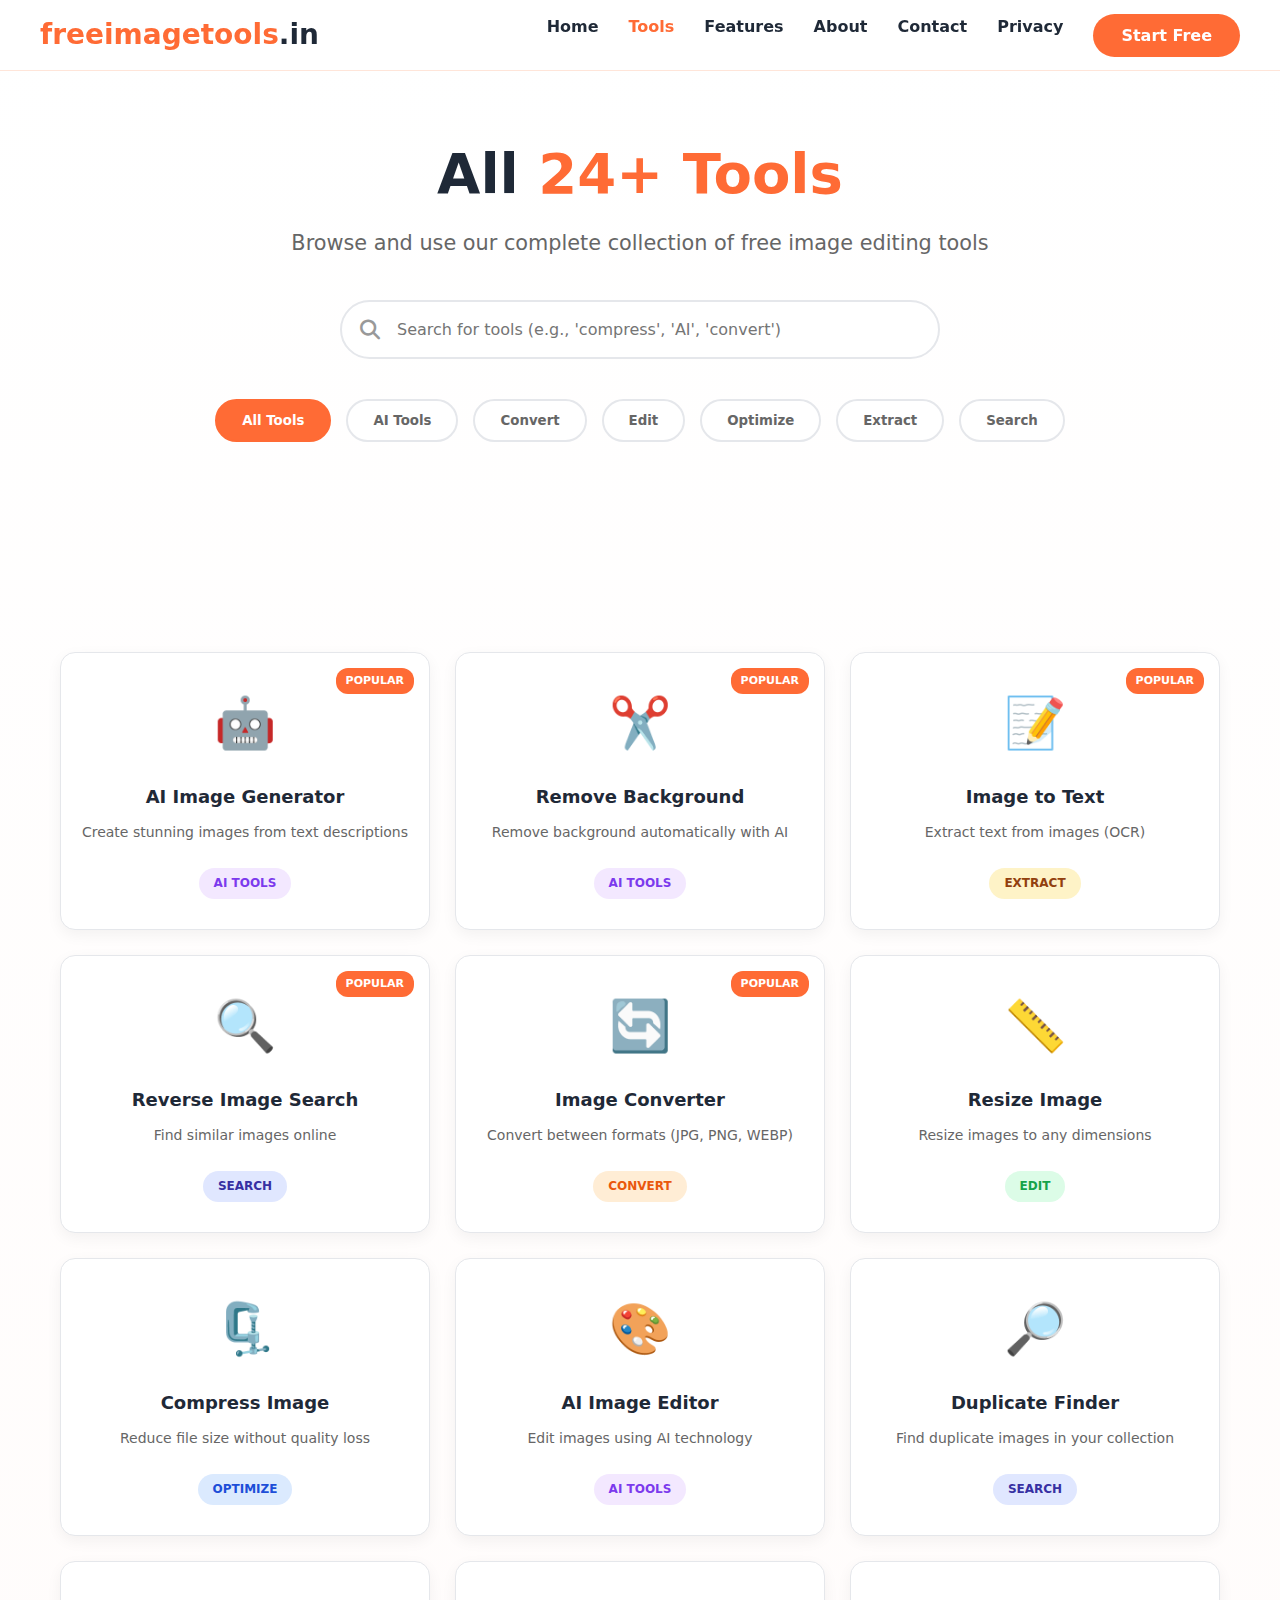
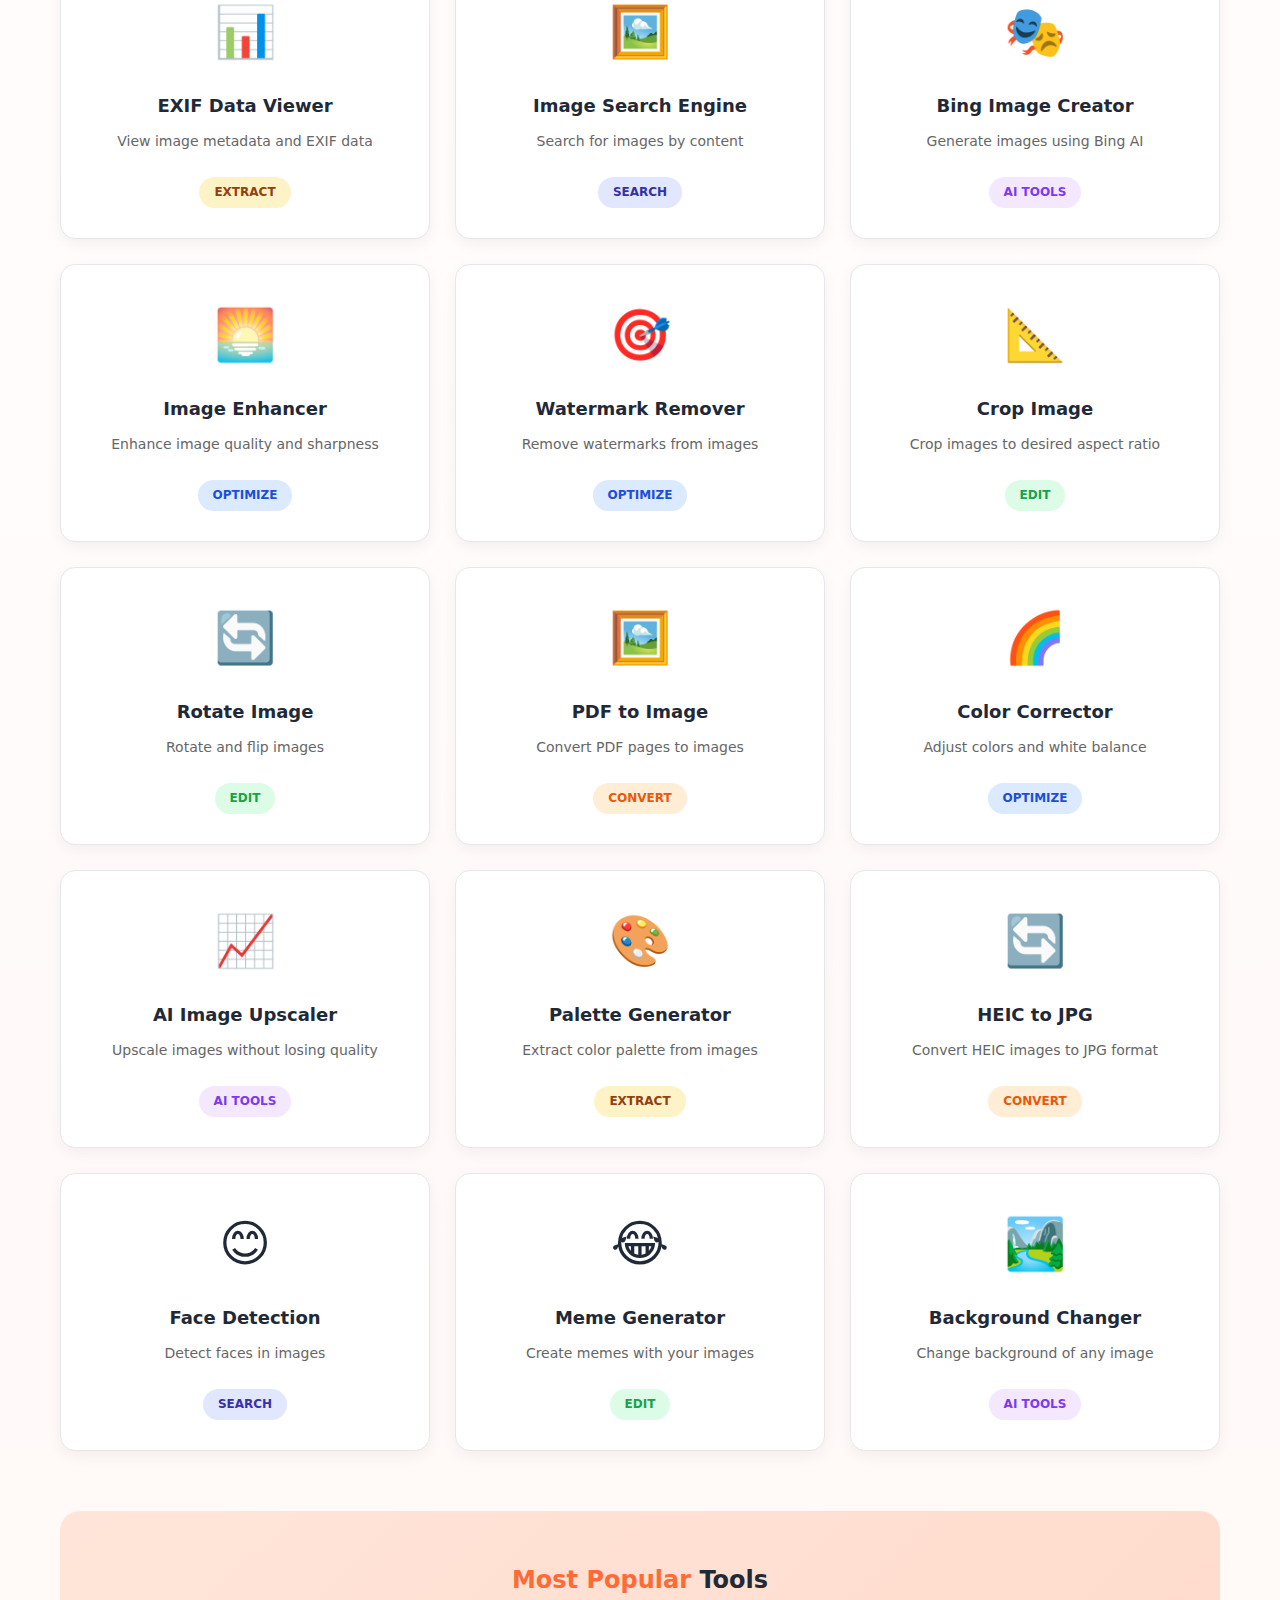
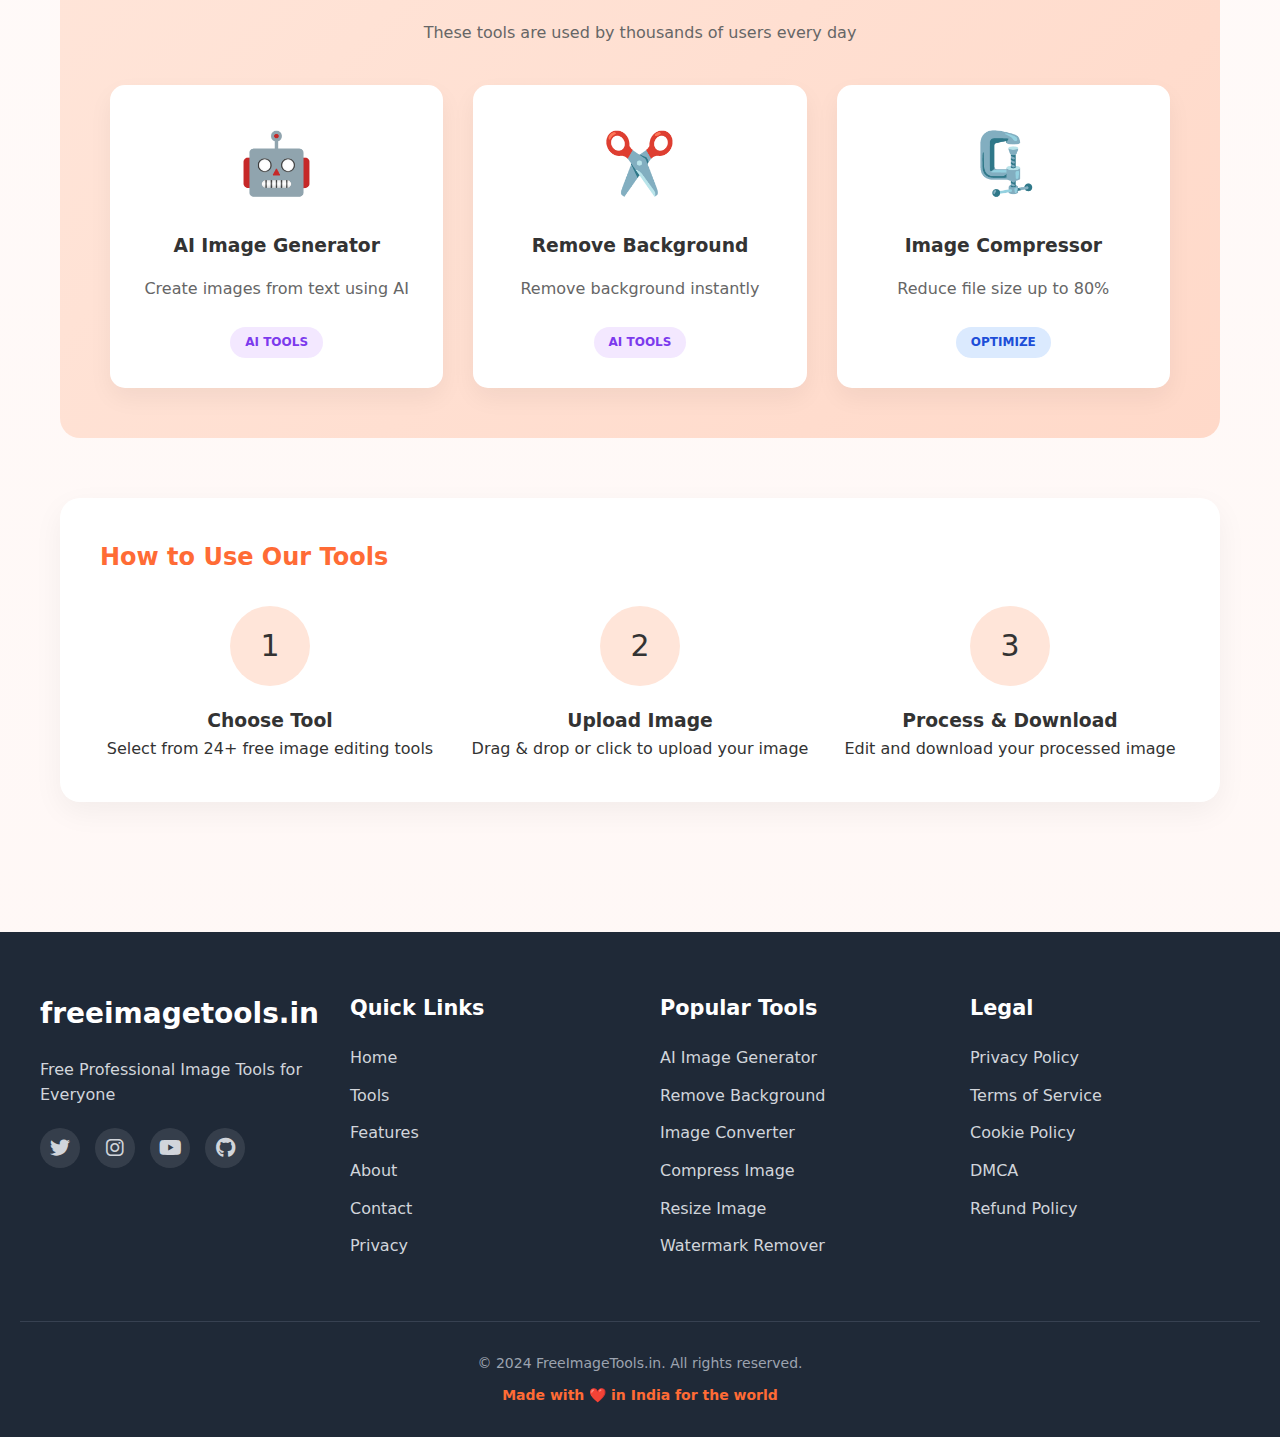
<file: tools.html>
<!DOCTYPE html>
<html lang="en">
<head>
<meta charset="UTF-8">
<meta name="viewport" content="width=device-width, initial-scale=1.0">
<title>All Tools - FreeImageTools.in</title>
<link rel="stylesheet" href="https://cdnjs.cloudflare.com/ajax/libs/font-awesome/6.4.0/css/all.min.css">
<style>
/* ====== ORANGE THEME CSS ====== */
:root {
--orange-primary: #FF6B35;
--orange-light: #FFE5D9;
--orange-dark: #E55A2B;
--gray-dark: #1F2937;
--gray-light: #F9FAFB;
--white: #FFFFFF;
}

* {
margin: 0;
padding: 0;
box-sizing: border-box;
font-family: 'Segoe UI', system-ui, sans-serif;
}

html {
scroll-behavior: smooth;
}

body {
background: linear-gradient(to bottom, #FFFFFF, #FFF7F5);
color: #333;
line-height: 1.6;
min-height: 100vh;
}

/* ====== HEADER ====== */
header {
position: fixed;
top: 0;
width: 100%;
background: rgba(255, 255, 255, 0.95);
backdrop-filter: blur(10px);
border-bottom: 1px solid #FFE5D9;
z-index: 1000;
padding: 0 20px;
}

.header-container {
max-width: 1200px;
margin: 0 auto;
display: flex;
justify-content: space-between;
align-items: center;
height: 70px;
}

.logo {
font-size: 28px;
font-weight: 800;
color: var(--orange-primary);
text-decoration: none;
}

.logo span {
color: var(--gray-dark);
}

.nav-menu {
display: flex;
gap: 30px;
}

.nav-menu a {
text-decoration: none;
color: var(--gray-dark);
font-weight: 600;
font-size: 16px;
transition: color 0.3s;
}

.nav-menu a:hover, .nav-menu a.active {
color: var(--orange-primary);
}

.mobile-menu-btn {
display: none;
background: none;
border: none;
font-size: 24px;
cursor: pointer;
color: var(--orange-primary);
}

.cta-button {
background: var(--orange-primary);
color: white;
border: none;
padding: 12px 28px;
border-radius: 50px;
font-weight: 700;
font-size: 16px;
cursor: pointer;
transition: background 0.3s;
}

.cta-button:hover {
background: var(--orange-dark);
}

/* ====== HERO SECTION ====== */
.hero {
padding: 140px 20px 60px;
text-align: center;
max-width: 1000px;
margin: 0 auto;
}

.hero h1 {
font-size: 3.5rem;
color: var(--gray-dark);
margin-bottom: 20px;
line-height: 1.2;
}

.hero h1 span {
color: var(--orange-primary);
}

.hero p {
font-size: 1.3rem;
color: #666;
margin-bottom: 40px;
max-width: 800px;
margin-left: auto;
margin-right: auto;
}

/* ====== PAGE CONTENT ====== */
.page-content {
padding: 70px 20px;
max-width: 1200px;
margin: 0 auto;
}

/* ====== CATEGORY FILTERS ====== */
.category-filters {
display: flex;
justify-content: center;
flex-wrap: wrap;
gap: 15px;
margin: 30px 0 40px;
}

.filter-btn {
padding: 12px 25px;
border: 2px solid #E5E7EB;
background: white;
border-radius: 50px;
cursor: pointer;
font-weight: 600;
color: #666;
transition: all 0.3s;
}

.filter-btn:hover, .filter-btn.active {
background: var(--orange-primary);
color: white;
border-color: var(--orange-primary);
}

/* ====== TOOLS GRID ====== */
.tools-grid {
display: grid;
grid-template-columns: repeat(auto-fill, minmax(280px, 1fr));
gap: 25px;
margin: 40px 0;
}

.tool-card {
background: white;
border: 1px solid #E5E7EB;
border-radius: 15px;
padding: 30px 20px;
text-align: center;
text-decoration: none;
color: var(--gray-dark);
transition: all 0.3s;
box-shadow: 0 5px 15px rgba(0,0,0,0.05);
cursor: pointer;
position: relative;
overflow: hidden;
}

.tool-card:hover {
transform: translateY(-10px);
box-shadow: 0 15px 30px rgba(255, 107, 53, 0.15);
border-color: var(--orange-primary);
}

.tool-card:hover .tool-icon {
transform: scale(1.1);
}

.tool-icon {
font-size: 50px;
margin-bottom: 20px;
transition: transform 0.3s;
}

.tool-name {
font-weight: 700;
font-size: 18px;
margin-bottom: 10px;
color: var(--gray-dark);
}

.tool-description {
color: #666;
font-size: 14px;
margin-bottom: 15px;
line-height: 1.5;
}

.tool-category {
display: inline-block;
padding: 6px 15px;
border-radius: 20px;
font-size: 12px;
font-weight: 600;
margin-top: 10px;
}

.tool-badge {
position: absolute;
top: 15px;
right: 15px;
background: var(--orange-primary);
color: white;
font-size: 11px;
padding: 4px 10px;
border-radius: 12px;
font-weight: 600;
}

/* Category Colors */
.category-ai { background: #F3E8FF; color: #7C3AED; }
.category-convert { background: #FFEDD5; color: #EA580C; }
.category-edit { background: #DCFCE7; color: #16A34A; }
.category-optimize { background: #DBEAFE; color: #1D4ED8; }
.category-extract { background: #FEF3C7; color: #92400E; }
.category-search { background: #E0E7FF; color: #3730A3; }

/* ====== TOOL DETAILS MODAL ====== */
.tool-modal {
display: none;
position: fixed;
top: 0;
left: 0;
width: 100%;
height: 100%;
background: rgba(0,0,0,0.8);
z-index: 2000;
align-items: center;
justify-content: center;
}

.modal-content {
background: white;
width: 90%;
max-width: 600px;
border-radius: 20px;
padding: 40px;
position: relative;
animation: modalSlide 0.3s ease;
}

@keyframes modalSlide {
from { transform: translateY(-50px); opacity: 0; }
to { transform: translateY(0); opacity: 1; }
}

.close-modal {
position: absolute;
top: 20px;
right: 20px;
font-size: 30px;
cursor: pointer;
color: #999;
}

.close-modal:hover {
color: var(--orange-primary);
}

/* ====== FEATURED TOOLS ====== */
.featured-section {
background: linear-gradient(135deg, var(--orange-light) 0%, #FFD9C9 100%);
border-radius: 20px;
padding: 50px;
margin: 60px 0;
}

.featured-grid {
display: grid;
grid-template-columns: repeat(auto-fit, minmax(300px, 1fr));
gap: 30px;
margin-top: 40px;
}

.featured-card {
background: white;
border-radius: 15px;
padding: 30px;
text-align: center;
box-shadow: 0 10px 25px rgba(0,0,0,0.05);
}

/* ====== SEARCH BAR ====== */
.search-container {
max-width: 600px;
margin: 0 auto 40px;
position: relative;
}

.search-input {
width: 100%;
padding: 18px 25px;
border: 2px solid #E5E7EB;
border-radius: 50px;
font-size: 16px;
padding-left: 55px;
transition: all 0.3s;
}

.search-input:focus {
border-color: var(--orange-primary);
outline: none;
box-shadow: 0 0 0 3px rgba(255, 107, 53, 0.1);
}

.search-icon {
position: absolute;
left: 20px;
top: 50%;
transform: translateY(-50%);
color: #999;
font-size: 20px;
}

/* ====== FOOTER ====== */
footer {
background: var(--gray-dark);
color: white;
padding: 60px 20px 30px;
margin-top: 60px;
}

.footer-grid {
display: grid;
grid-template-columns: repeat(auto-fit, minmax(250px, 1fr));
gap: 40px;
max-width: 1200px;
margin: 0 auto;
}

.footer-column h3 {
font-size: 1.3rem;
margin-bottom: 20px;
color: white;
}

.footer-column a {
color: #D1D5DB;
text-decoration: none;
display: block;
margin-bottom: 12px;
transition: color 0.3s;
}

.footer-column a:hover {
color: var(--orange-primary);
}

.social-icons {
display: flex;
gap: 15px;
margin-top: 20px;
}

.social-icons a {
font-size: 20px;
background: rgba(255,255,255,0.1);
width: 40px;
height: 40px;
border-radius: 50%;
display: flex;
align-items: center;
justify-content: center;
}

.copyright {
text-align: center;
margin-top: 50px;
padding-top: 30px;
border-top: 1px solid #374151;
color: #9CA3AF;
font-size: 14px;
}

/* ====== RESPONSIVE ====== */
@media (max-width: 768px) {
.hero h1 { font-size: 2.5rem; }
.nav-menu {
display: none;
position: absolute;
top: 70px;
left: 0;
width: 100%;
background: white;
flex-direction: column;
padding: 20px;
box-shadow: 0 10px 20px rgba(0,0,0,0.1);
border-top: 1px solid #FFE5D9;
}
.nav-menu.active {
display: flex;
}
.mobile-menu-btn {
display: block;
}
.tools-grid {
grid-template-columns: repeat(2, 1fr);
}
.featured-section {
padding: 30px 20px;
}
}

@media (max-width: 480px) {
.tools-grid {
grid-template-columns: 1fr;
}
.hero { padding: 120px 15px 40px; }
.hero h1 { font-size: 2rem; }
.category-filters {
gap: 10px;
}
.filter-btn {
padding: 10px 20px;
font-size: 14px;
}
}
</style>
</head>
<body>
<!-- 🔴 HEADER -->
<header>
<div class="header-container">
<a href="index.html" class="logo">
freeimagetools<span>.in</span>
</a>

<button class="mobile-menu-btn" onclick="toggleMobileMenu()">
<i class="fas fa-bars"></i>
</button>

<nav class="nav-menu">
<a href="index.html">Home</a>
<a href="tools.html" class="active">Tools</a>
<a href="features.html">Features</a>
<a href="about.html">About</a>
<a href="contact.html">Contact</a>
<a href="privacy.html">Privacy</a>
<button class="cta-button">Start Free</button>
</nav>
</div>
</header>

<!-- 🔴 HERO SECTION -->
<section class="hero">
<h1>All <span>24+ Tools</span></h1>
<p>Browse and use our complete collection of free image editing tools</p>

<!-- Search Bar -->
<div class="search-container">
<div class="search-icon">
<i class="fas fa-search"></i>
</div>
<input type="text" class="search-input" placeholder="Search for tools (e.g., 'compress', 'AI', 'convert')" id="toolSearch">
</div>

<!-- Category Filters -->
<div class="category-filters">
<button class="filter-btn active" onclick="filterTools('all')">All Tools</button>
<button class="filter-btn" onclick="filterTools('ai')">AI Tools</button>
<button class="filter-btn" onclick="filterTools('convert')">Convert</button>
<button class="filter-btn" onclick="filterTools('edit')">Edit</button>
<button class="filter-btn" onclick="filterTools('optimize')">Optimize</button>
<button class="filter-btn" onclick="filterTools('extract')">Extract</button>
<button class="filter-btn" onclick="filterTools('search')">Search</button>
</div>
</section>

<!-- 🔴 MAIN CONTENT -->
<div class="page-content">
<!-- All Tools Grid -->
<div class="tools-grid" id="toolsContainer">
<!-- Tool cards will be dynamically filtered -->
</div>

<!-- Featured Tools -->
<div class="featured-section">
<h2 style="text-align: center; color: var(--gray-dark); margin-bottom: 20px;">
<span style="color: var(--orange-primary);">Most Popular</span> Tools
</h2>
<p style="text-align: center; color: #666; max-width: 700px; margin: 0 auto;">
These tools are used by thousands of users every day
</p>

<div class="featured-grid">
<div class="featured-card" onclick="openToolModal('AI Image Generator', 'Create stunning images from text descriptions using artificial intelligence.', 'ai')">
<div style="font-size: 60px; color: var(--orange-primary); margin-bottom: 20px;">🤖</div>
<h3>AI Image Generator</h3>
<p style="color: #666; margin: 15px 0;">Create images from text using AI</p>
<span class="tool-category category-ai">AI TOOLS</span>
</div>

<div class="featured-card" onclick="openToolModal('Remove Background', 'Automatically remove background from any image with perfect edges.', 'ai')">
<div style="font-size: 60px; color: var(--orange-primary); margin-bottom: 20px;">✂️</div>
<h3>Remove Background</h3>
<p style="color: #666; margin: 15px 0;">Remove background instantly</p>
<span class="tool-category category-ai">AI TOOLS</span>
</div>

<div class="featured-card" onclick="openToolModal('Image Compressor', 'Reduce image file size without losing quality.', 'optimize')">
<div style="font-size: 60px; color: var(--orange-primary); margin-bottom: 20px;">🗜️</div>
<h3>Image Compressor</h3>
<p style="color: #666; margin: 15px 0;">Reduce file size up to 80%</p>
<span class="tool-category category-optimize">OPTIMIZE</span>
</div>
</div>
</div>

<!-- How to Use -->
<div style="background: white; padding: 40px; border-radius: 20px; box-shadow: 0 10px 30px rgba(0,0,0,0.05); margin-top: 40px;">
<h2 style="color: var(--orange-primary); margin-bottom: 20px;">How to Use Our Tools</h2>
<div style="display: grid; grid-template-columns: repeat(auto-fit, minmax(250px, 1fr)); gap: 30px; margin-top: 30px;">
<div style="text-align: center;">
<div style="background: var(--orange-light); width: 80px; height: 80px; border-radius: 50%; display: flex; align-items: center; justify-content: center; margin: 0 auto 20px; font-size: 30px;">1</div>
<h3>Choose Tool</h3>
<p>Select from 24+ free image editing tools</p>
</div>

<div style="text-align: center;">
<div style="background: var(--orange-light); width: 80px; height: 80px; border-radius: 50%; display: flex; align-items: center; justify-content: center; margin: 0 auto 20px; font-size: 30px;">2</div>
<h3>Upload Image</h3>
<p>Drag & drop or click to upload your image</p>
</div>

<div style="text-align: center;">
<div style="background: var(--orange-light); width: 80px; height: 80px; border-radius: 50%; display: flex; align-items: center; justify-content: center; margin: 0 auto 20px; font-size: 30px;">3</div>
<h3>Process & Download</h3>
<p>Edit and download your processed image</p>
</div>
</div>
</div>
</div>

<!-- 🔴 TOOL DETAILS MODAL -->
<div class="tool-modal" id="toolModal">
<div class="modal-content">
<span class="close-modal" onclick="closeToolModal()">&times;</span>
<h2 id="modalToolName" style="color: var(--orange-primary); margin-bottom: 20px;"></h2>
<p id="modalToolDescription" style="color: #666; margin-bottom: 30px; line-height: 1.6;"></p>

<div style="background: var(--orange-light); padding: 20px; border-radius: 12px; margin-bottom: 30px;">
<h4 style="color: var(--gray-dark); margin-bottom: 10px;">How it works:</h4>
<ol style="margin-left: 20px; color: #555;">
<li>Upload your image (JPG, PNG, WEBP, GIF)</li>
<li>Adjust settings as needed</li>
<li>Click "Process" button</li>
<li>Download your edited image</li>
</ol>
</div>

<div style="display: flex; gap: 15px; margin-top: 30px;">
<button class="cta-button" onclick="startUsingTool()">
<i class="fas fa-play-circle"></i> Start Using
</button>
<button style="padding: 12px 28px; border: 2px solid var(--orange-primary); background: white; color: var(--orange-primary); border-radius: 50px; cursor: pointer; font-weight: 600;" onclick="closeToolModal()">
Close
</button>
</div>
</div>
</div>

<!-- 🔴 FOOTER -->
<footer>
<div class="footer-grid">
<!-- Column 1 -->
<div class="footer-column">
<div class="logo" style="color: white; margin-bottom: 20px;">freeimagetools.in</div>
<p style="color: #D1D5DB; margin-bottom: 20px;">Free Professional Image Tools for Everyone</p>
<div class="social-icons">
<a href="#"><i class="fab fa-twitter"></i></a>
<a href="#"><i class="fab fa-instagram"></i></a>
<a href="#"><i class="fab fa-youtube"></i></a>
<a href="#"><i class="fab fa-github"></i></a>
</div>
</div>

<!-- Column 2 -->
<div class="footer-column">
<h3>Quick Links</h3>
<a href="index.html">Home</a>
<a href="tools.html">Tools</a>
<a href="features.html">Features</a>
<a href="about.html">About</a>
<a href="contact.html">Contact</a>
<a href="privacy.html">Privacy</a>
</div>

<!-- Column 3 -->
<div class="footer-column">
<h3>Popular Tools</h3>
<a href="#" onclick="openToolModal('AI Image Generator', 'Create stunning images from text descriptions using artificial intelligence.', 'ai')">AI Image Generator</a>
<a href="#" onclick="openToolModal('Remove Background', 'Automatically remove background from any image with perfect edges.', 'ai')">Remove Background</a>
<a href="#" onclick="openToolModal('Image Converter', 'Convert images between different formats (JPG, PNG, WEBP, GIF).', 'convert')">Image Converter</a>
<a href="#" onclick="openToolModal('Compress Image', 'Reduce image file size without losing quality.', 'optimize')">Compress Image</a>
<a href="#" onclick="openToolModal('Resize Image', 'Resize images to any dimensions while maintaining quality.', 'edit')">Resize Image</a>
<a href="#" onclick="openToolModal('Watermark Remover', 'Remove watermarks from images using AI technology.', 'optimize')">Watermark Remover</a>
</div>

<!-- Column 4 -->
<div class="footer-column">
<h3>Legal</h3>
<a href="privacy.html">Privacy Policy</a>
<a href="#">Terms of Service</a>
<a href="#">Cookie Policy</a>
<a href="#">DMCA</a>
<a href="#">Refund Policy</a>
</div>
</div>

<div class="copyright">
<p>© 2024 FreeImageTools.in. All rights reserved.</p>
<p style="margin-top: 10px; color: var(--orange-primary); font-weight: 600;">
Made with ❤️ in India for the world
</p>
</div>
</footer>

<!-- JavaScript -->
<script>
// Tools Data
const tools = [
{ id: 1, name: "AI Image Generator", icon: "🤖", category: "ai", description: "Create stunning images from text descriptions" },
{ id: 2, name: "Remove Background", icon: "✂️", category: "ai", description: "Remove background automatically with AI" },
{ id: 3, name: "Image to Text", icon: "📝", category: "extract", description: "Extract text from images (OCR)" },
{ id: 4, name: "Reverse Image Search", icon: "🔍", category: "search", description: "Find similar images online" },
{ id: 5, name: "Image Converter", icon: "🔄", category: "convert", description: "Convert between formats (JPG, PNG, WEBP)" },
{ id: 6, name: "Resize Image", icon: "📏", category: "edit", description: "Resize images to any dimensions" },
{ id: 7, name: "Compress Image", icon: "🗜️", category: "optimize", description: "Reduce file size without quality loss" },
{ id: 8, name: "AI Image Editor", icon: "🎨", category: "ai", description: "Edit images using AI technology" },
{ id: 9, name: "Duplicate Finder", icon: "🔎", category: "search", description: "Find duplicate images in your collection" },
{ id: 10, name: "EXIF Data Viewer", icon: "📊", category: "extract", description: "View image metadata and EXIF data" },
{ id: 11, name: "Image Search Engine", icon: "🖼️", category: "search", description: "Search for images by content" },
{ id: 12, name: "Bing Image Creator", icon: "🎭", category: "ai", description: "Generate images using Bing AI" },
{ id: 13, name: "Image Enhancer", icon: "🌅", category: "optimize", description: "Enhance image quality and sharpness" },
{ id: 14, name: "Watermark Remover", icon: "🎯", category: "optimize", description: "Remove watermarks from images" },
{ id: 15, name: "Crop Image", icon: "📐", category: "edit", description: "Crop images to desired aspect ratio" },
{ id: 16, name: "Rotate Image", icon: "🔄", category: "edit", description: "Rotate and flip images" },
{ id: 17, name: "PDF to Image", icon: "🖼️", category: "convert", description: "Convert PDF pages to images" },
{ id: 18, name: "Color Corrector", icon: "🌈", category: "optimize", description: "Adjust colors and white balance" },
{ id: 19, name: "AI Image Upscaler", icon: "📈", category: "ai", description: "Upscale images without losing quality" },
{ id: 20, name: "Palette Generator", icon: "🎨", category: "extract", description: "Extract color palette from images" },
{ id: 21, name: "HEIC to JPG", icon: "🔄", category: "convert", description: "Convert HEIC images to JPG format" },
{ id: 22, name: "Face Detection", icon: "😊", category: "search", description: "Detect faces in images" },
{ id: 23, name: "Meme Generator", icon: "😂", category: "edit", description: "Create memes with your images" },
{ id: 24, name: "Background Changer", icon: "🏞️", category: "ai", description: "Change background of any image" }
];

// Initialize tools
function initTools() {
const container = document.getElementById('toolsContainer');
container.innerHTML = '';

tools.forEach(tool => {
const card = document.createElement('div');
card.className = 'tool-card';
card.setAttribute('data-category', tool.category);
card.setAttribute('data-name', tool.name.toLowerCase());
card.onclick = () => openToolModal(tool.name, tool.description, tool.category);

card.innerHTML = `
${tool.id <= 5 ? '<span class="tool-badge">POPULAR</span>' : ''}
<div class="tool-icon">${tool.icon}</div>
<div class="tool-name">${tool.name}</div>
<div class="tool-description">${tool.description}</div>
<span class="tool-category category-${tool.category}">${getCategoryLabel(tool.category)}</span>
`;

container.appendChild(card);
});
}

// Get category label
function getCategoryLabel(category) {
const labels = {
'ai': 'AI TOOLS',
'convert': 'CONVERT',
'edit': 'EDIT',
'optimize': 'OPTIMIZE',
'extract': 'EXTRACT',
'search': 'SEARCH'
};
return labels[category] || category.toUpperCase();
}

// Filter tools
function filterTools(category) {
// Update active filter button
document.querySelectorAll('.filter-btn').forEach(btn => {
btn.classList.remove('active');
});
event.target.classList.add('active');

const cards = document.querySelectorAll('.tool-card');
cards.forEach(card => {
if (category === 'all' || card.getAttribute('data-category') === category) {
card.style.display = 'block';
} else {
card.style.display = 'none';
}
});
}

// Search tools
document.getElementById('toolSearch').addEventListener('input', function(e) {
const searchTerm = e.target.value.toLowerCase();
const cards = document.querySelectorAll('.tool-card');

cards.forEach(card => {
const name = card.getAttribute('data-name');
if (name.includes(searchTerm)) {
card.style.display = 'block';
} else {
card.style.display = 'none';
}
});
});

// Tool modal functions
let currentTool = {};

function openToolModal(name, description, category) {
currentTool = { name, description, category };
document.getElementById('modalToolName').textContent = name;
document.getElementById('modalToolDescription').textContent = description;
document.getElementById('toolModal').style.display = 'flex';
}

function closeToolModal() {
document.getElementById('toolModal').style.display = 'none';
}

function startUsingTool() {
alert(`Opening "${currentTool.name}" tool...\n\nIn a real implementation, this would load the actual tool interface.`);
closeToolModal();
}

// Mobile menu
function toggleMobileMenu() {
document.querySelector('.nav-menu').classList.toggle('active');
}

// Initialize
document.addEventListener('DOMContentLoaded', function() {
initTools();

// Close mobile menu when clicking outside
document.addEventListener('click', function(event) {
const menu = document.querySelector('.nav-menu');
const menuBtn = document.querySelector('.mobile-menu-btn');

if (!menu.contains(event.target) && !menuBtn.contains(event.target)) {
menu.classList.remove('active');
}
});

// Close modal when clicking outside
document.getElementById('toolModal').addEventListener('click', function(e) {
if (e.target === this) {
closeToolModal();
}
});
});
</script>
</body>
</html>
</file>
